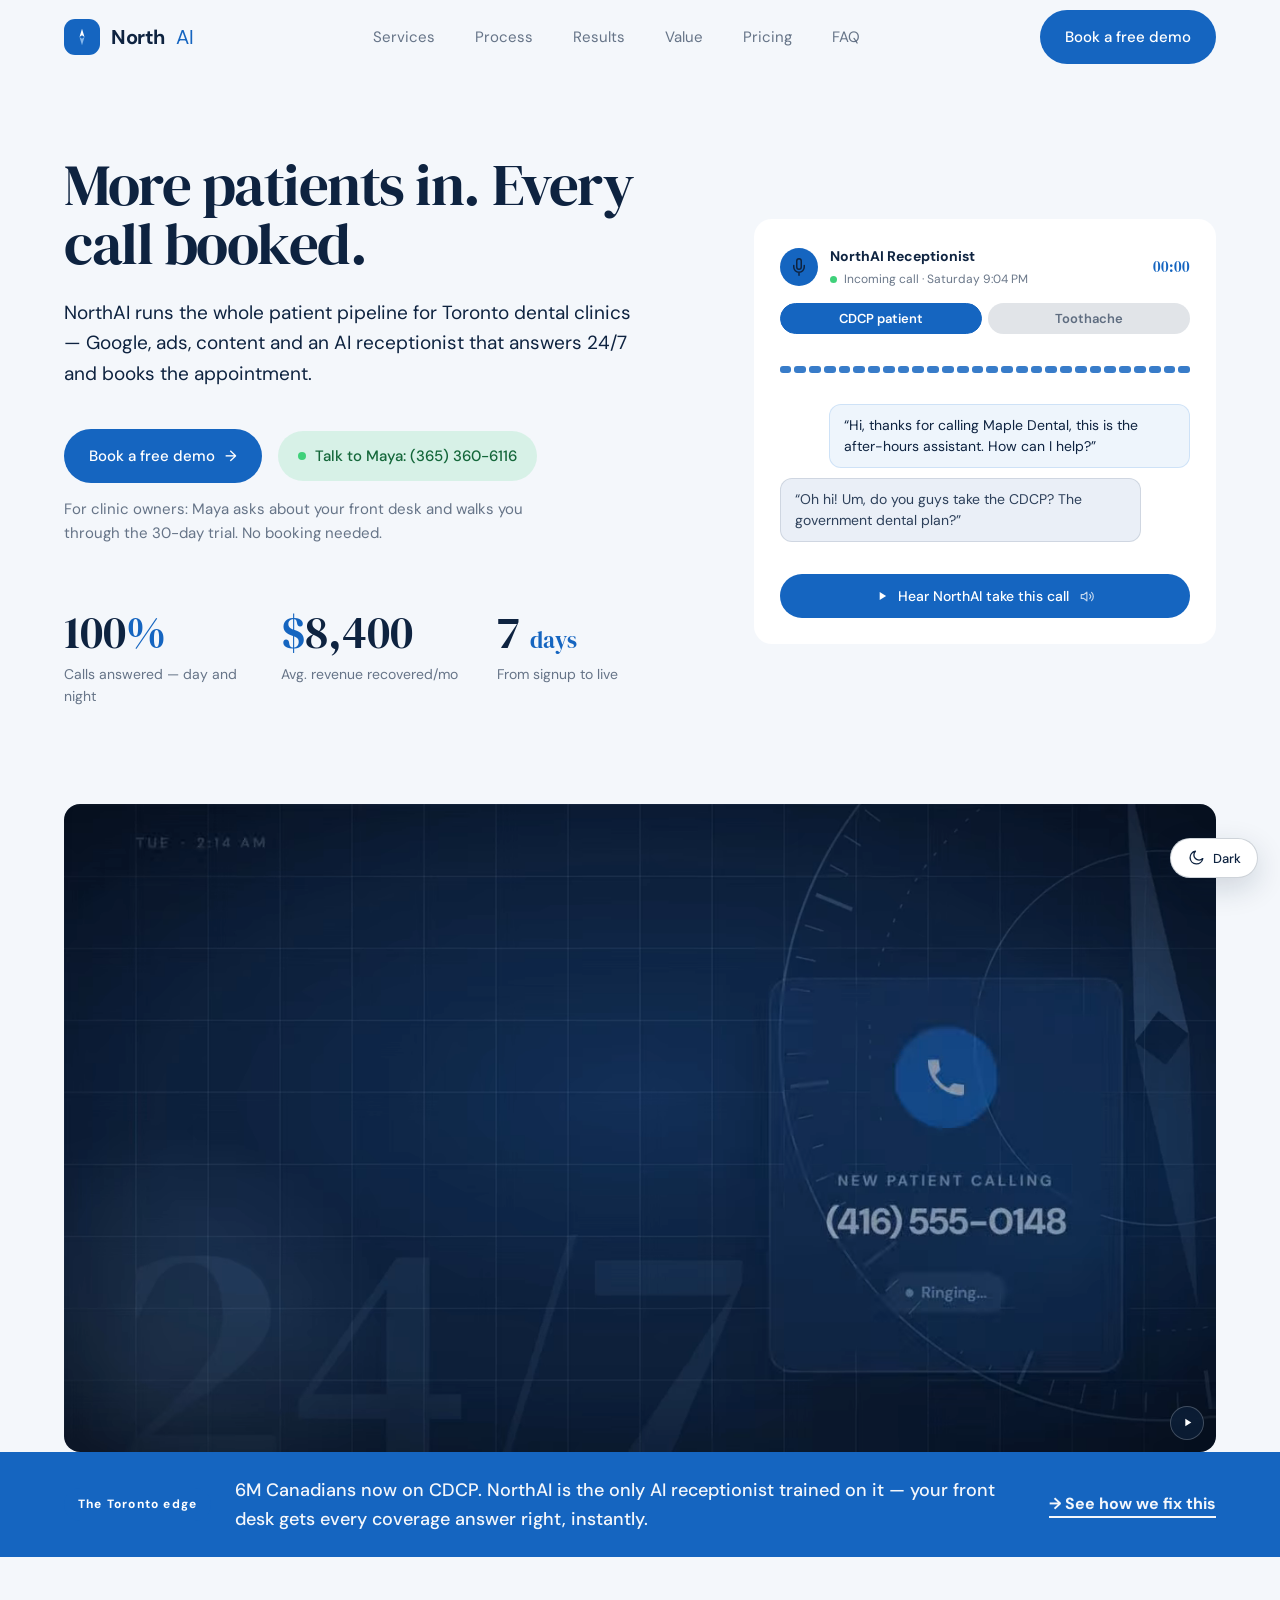
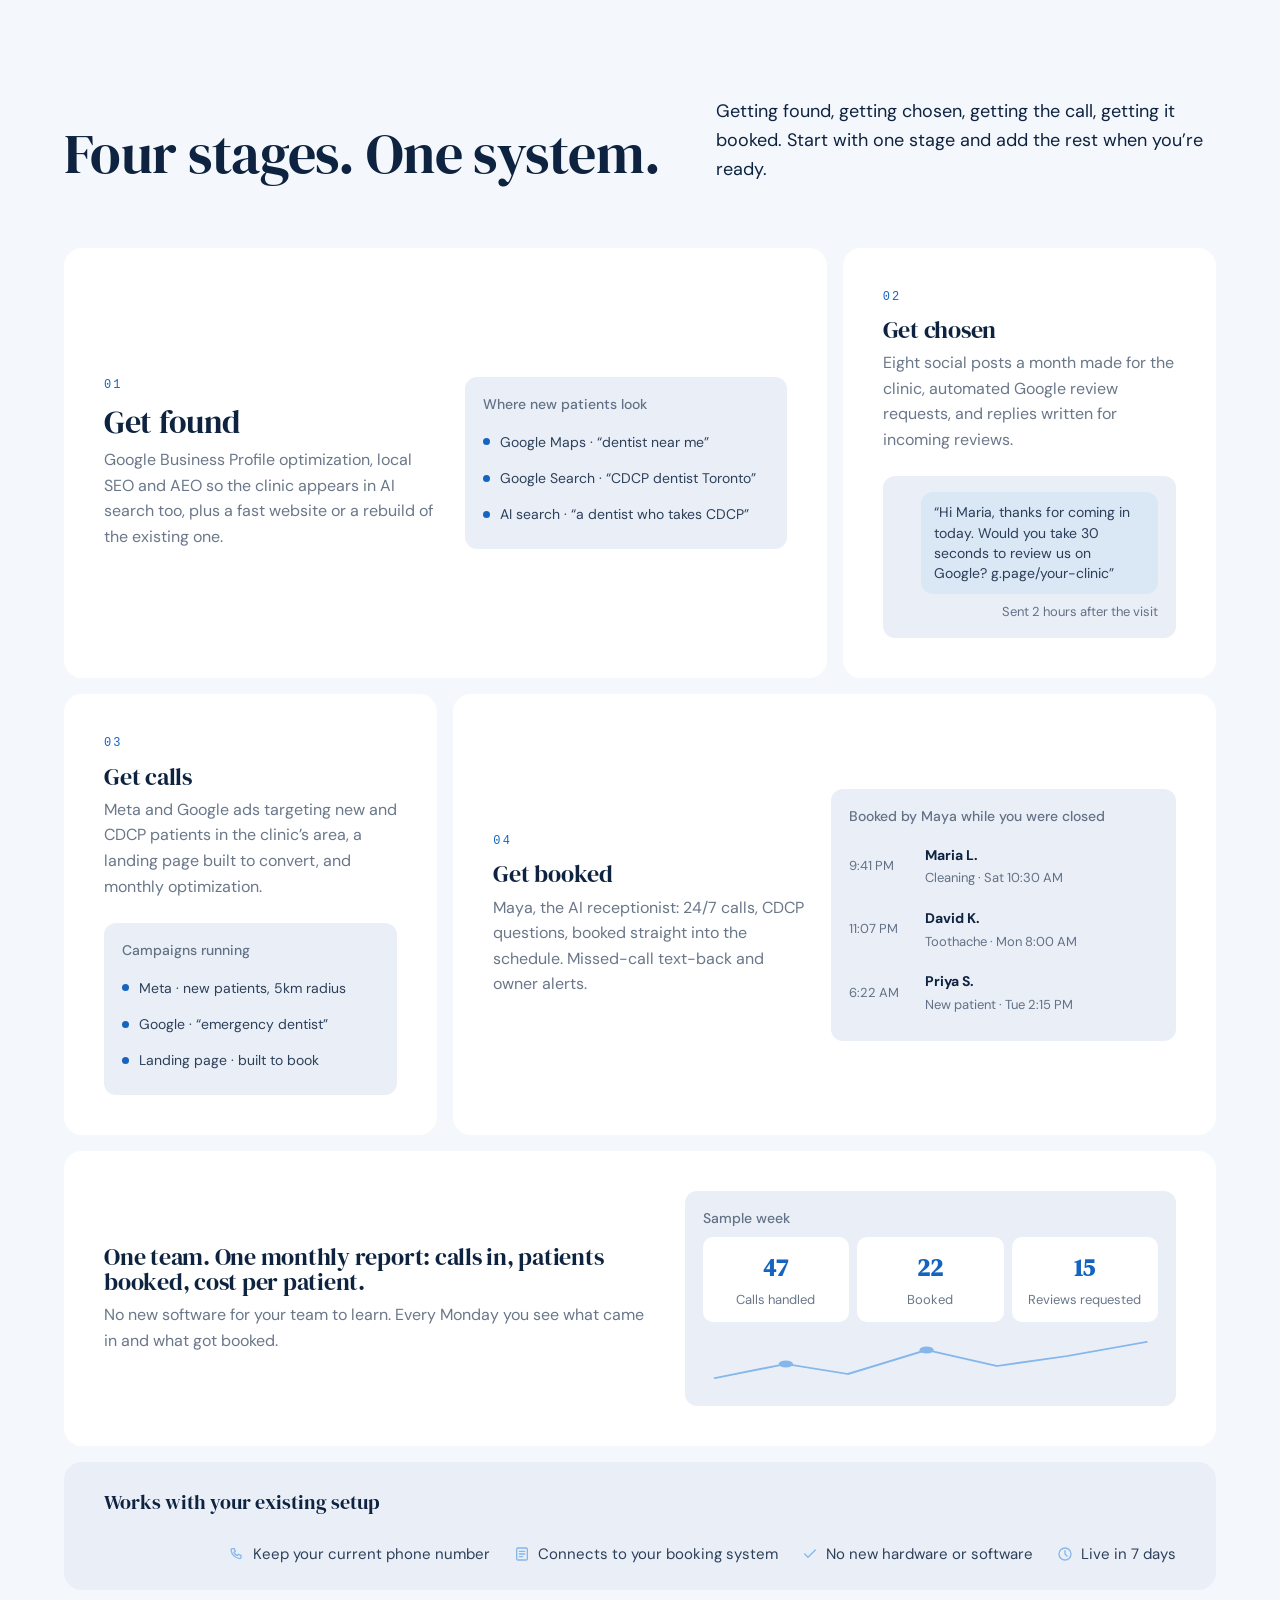
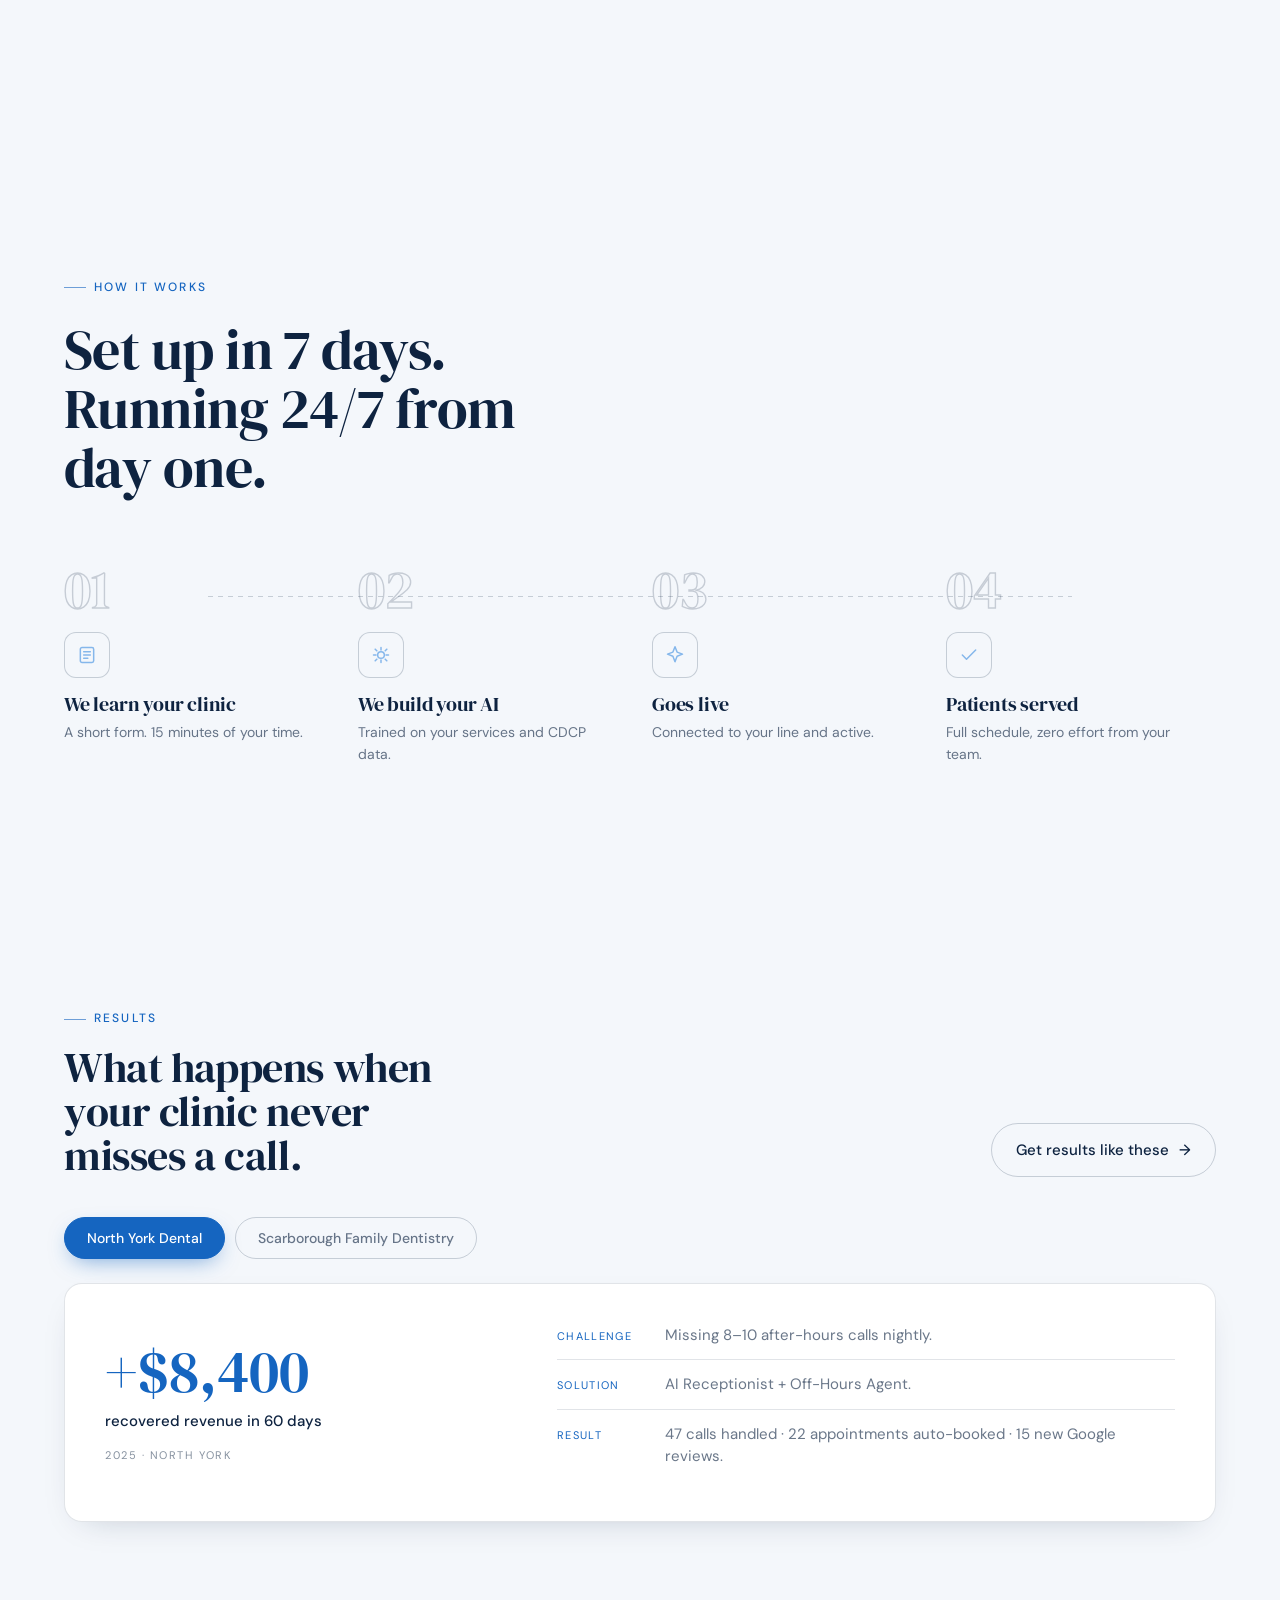
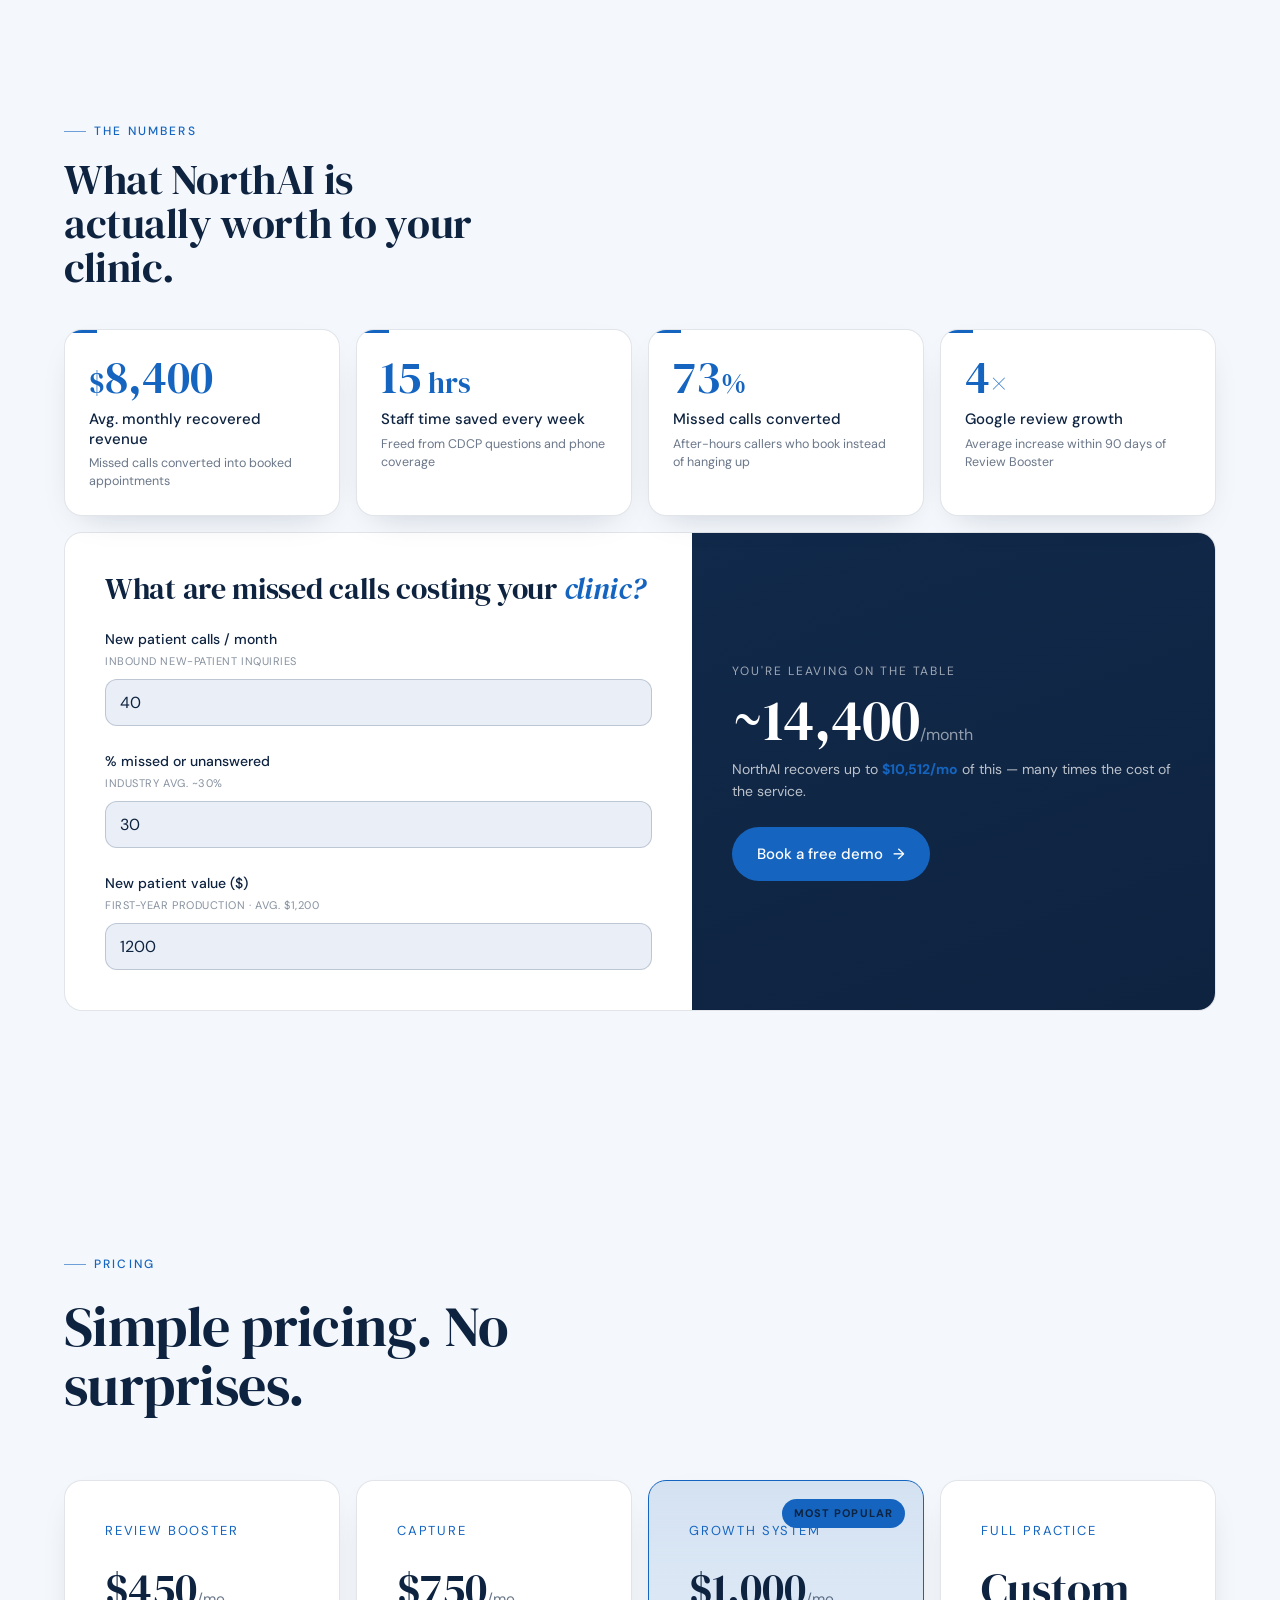
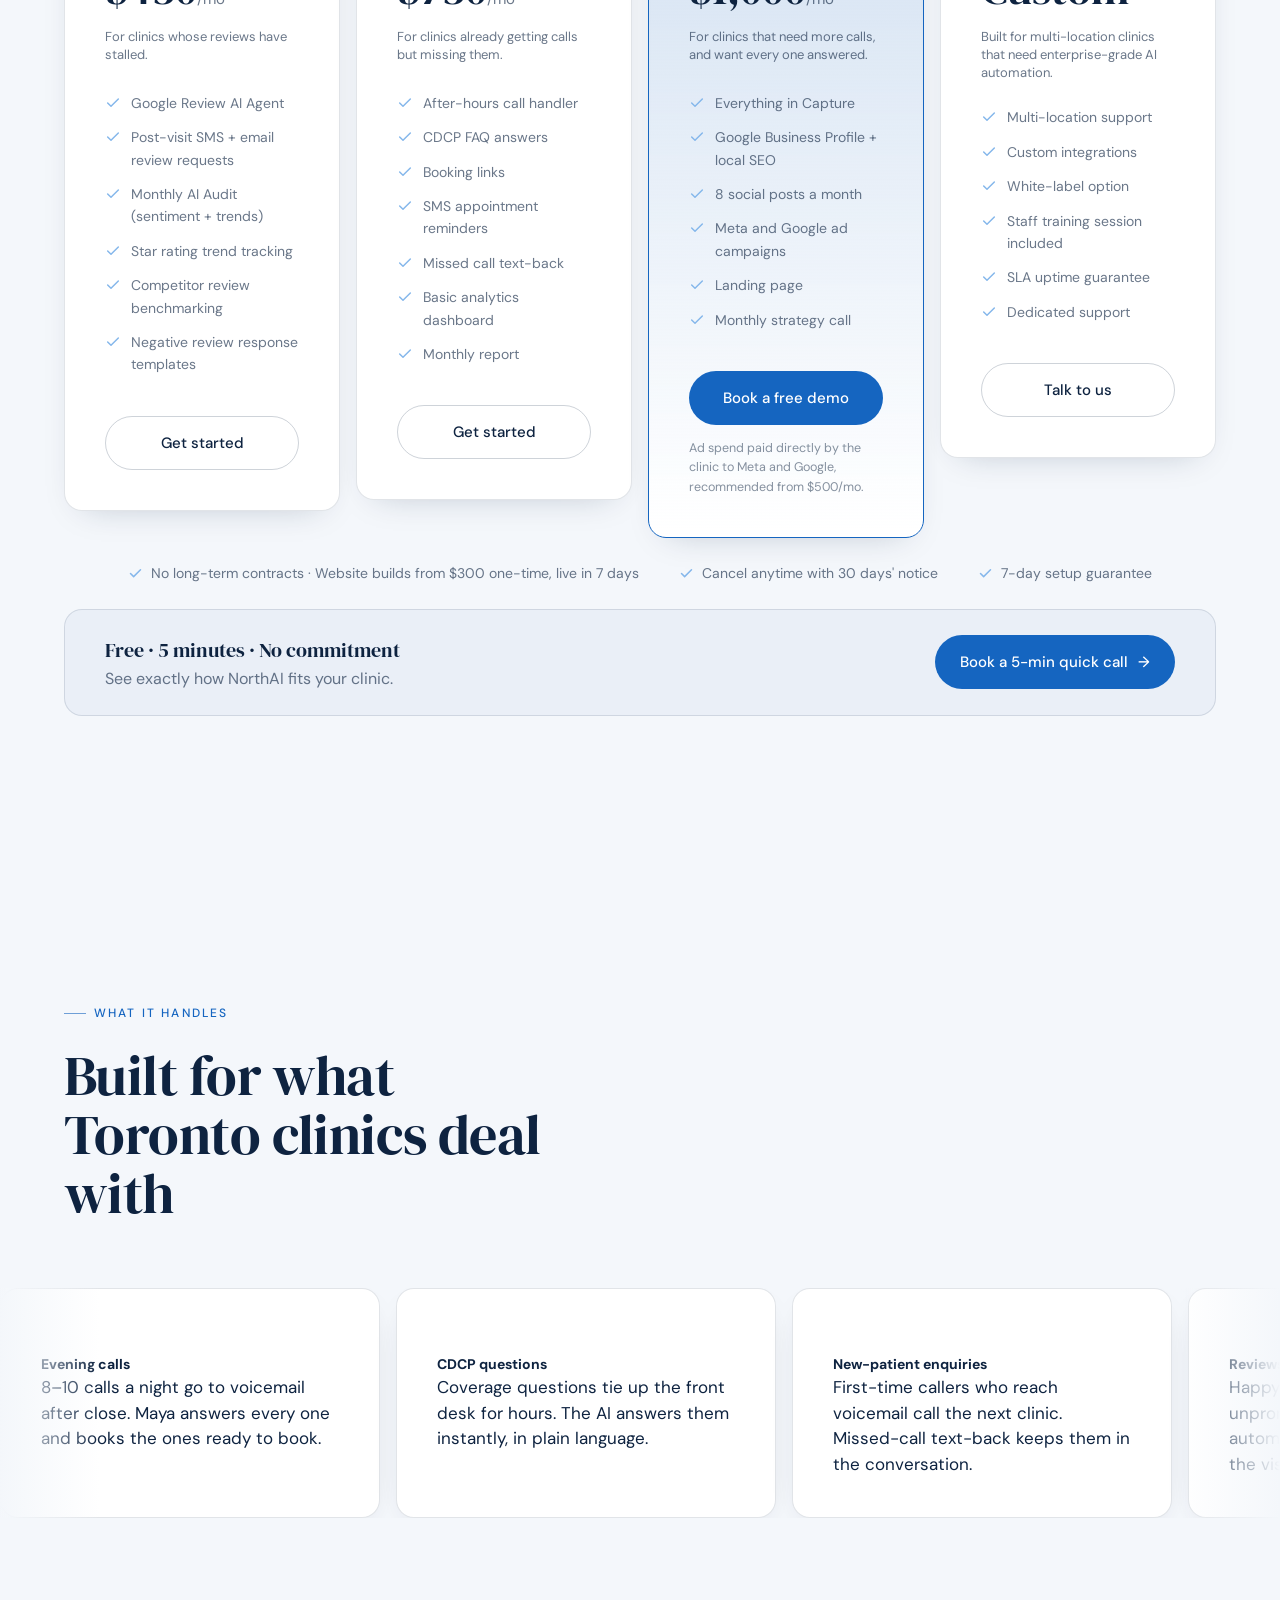
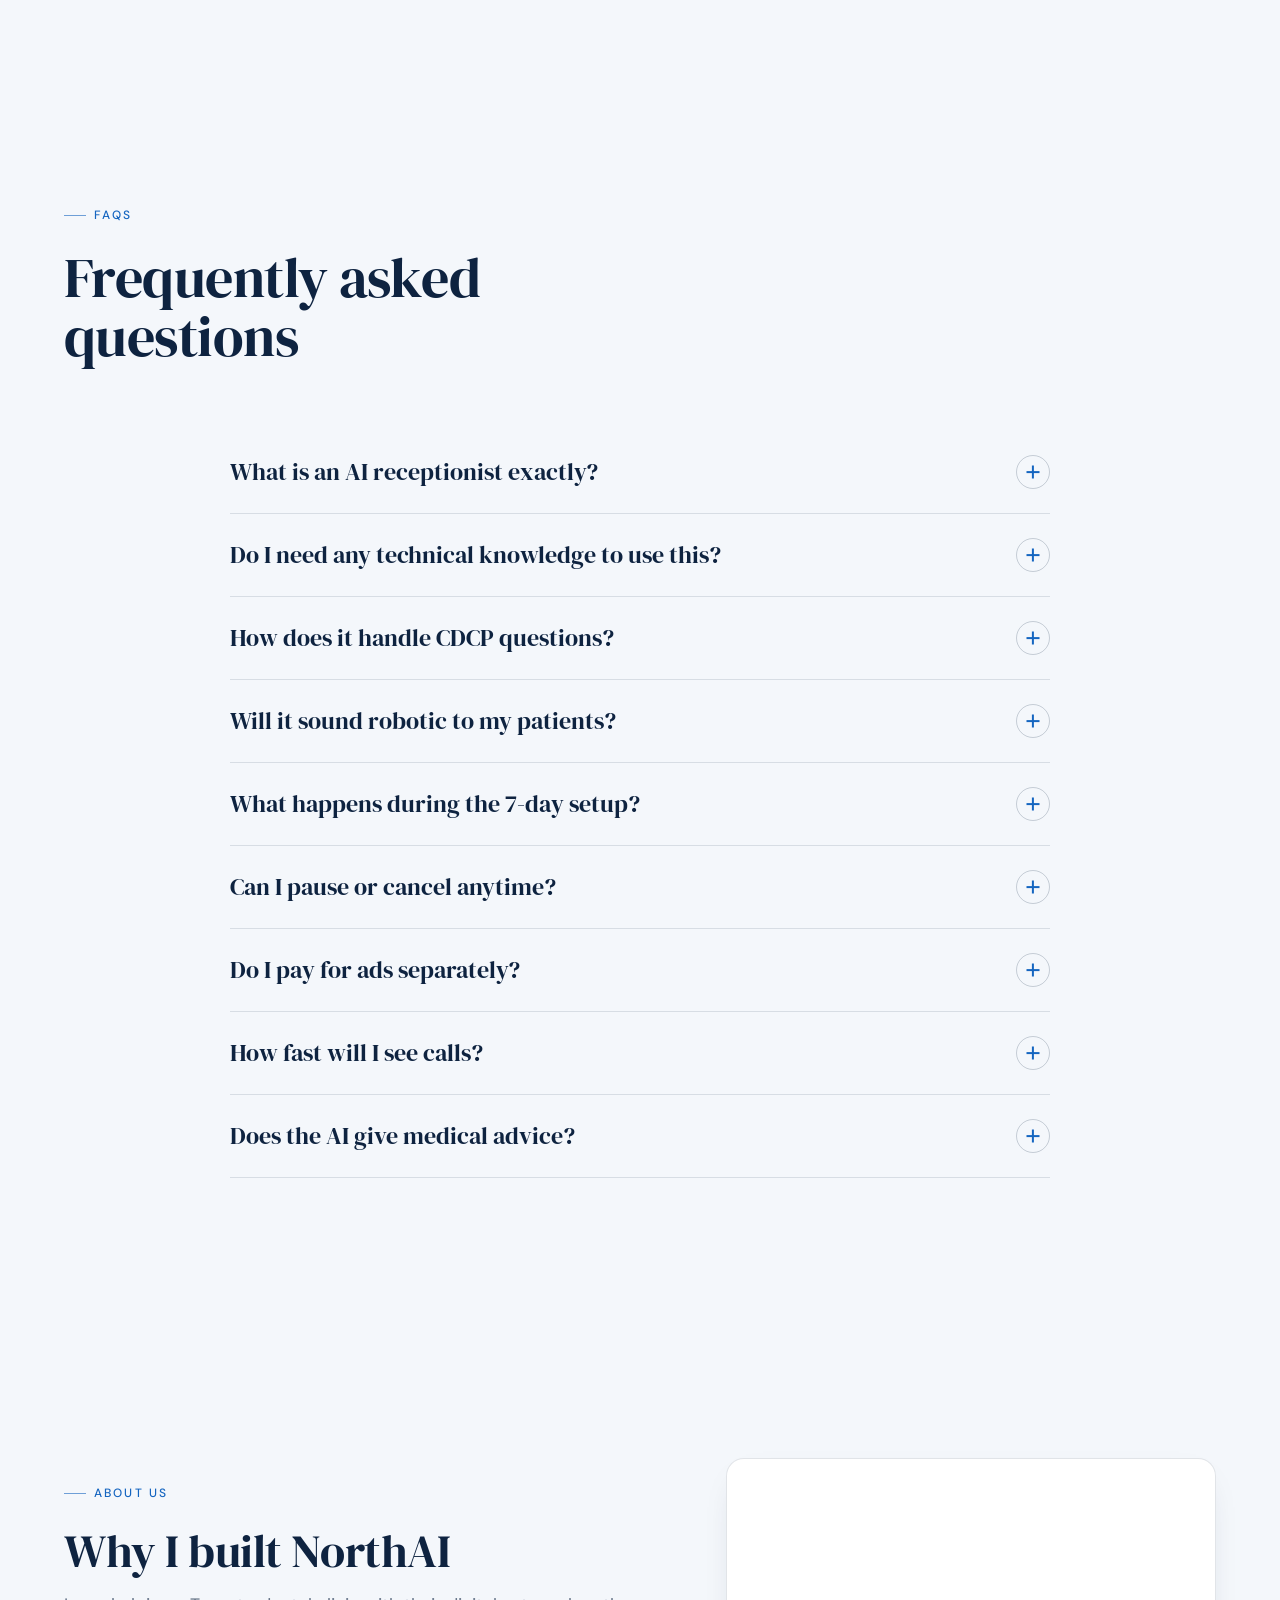
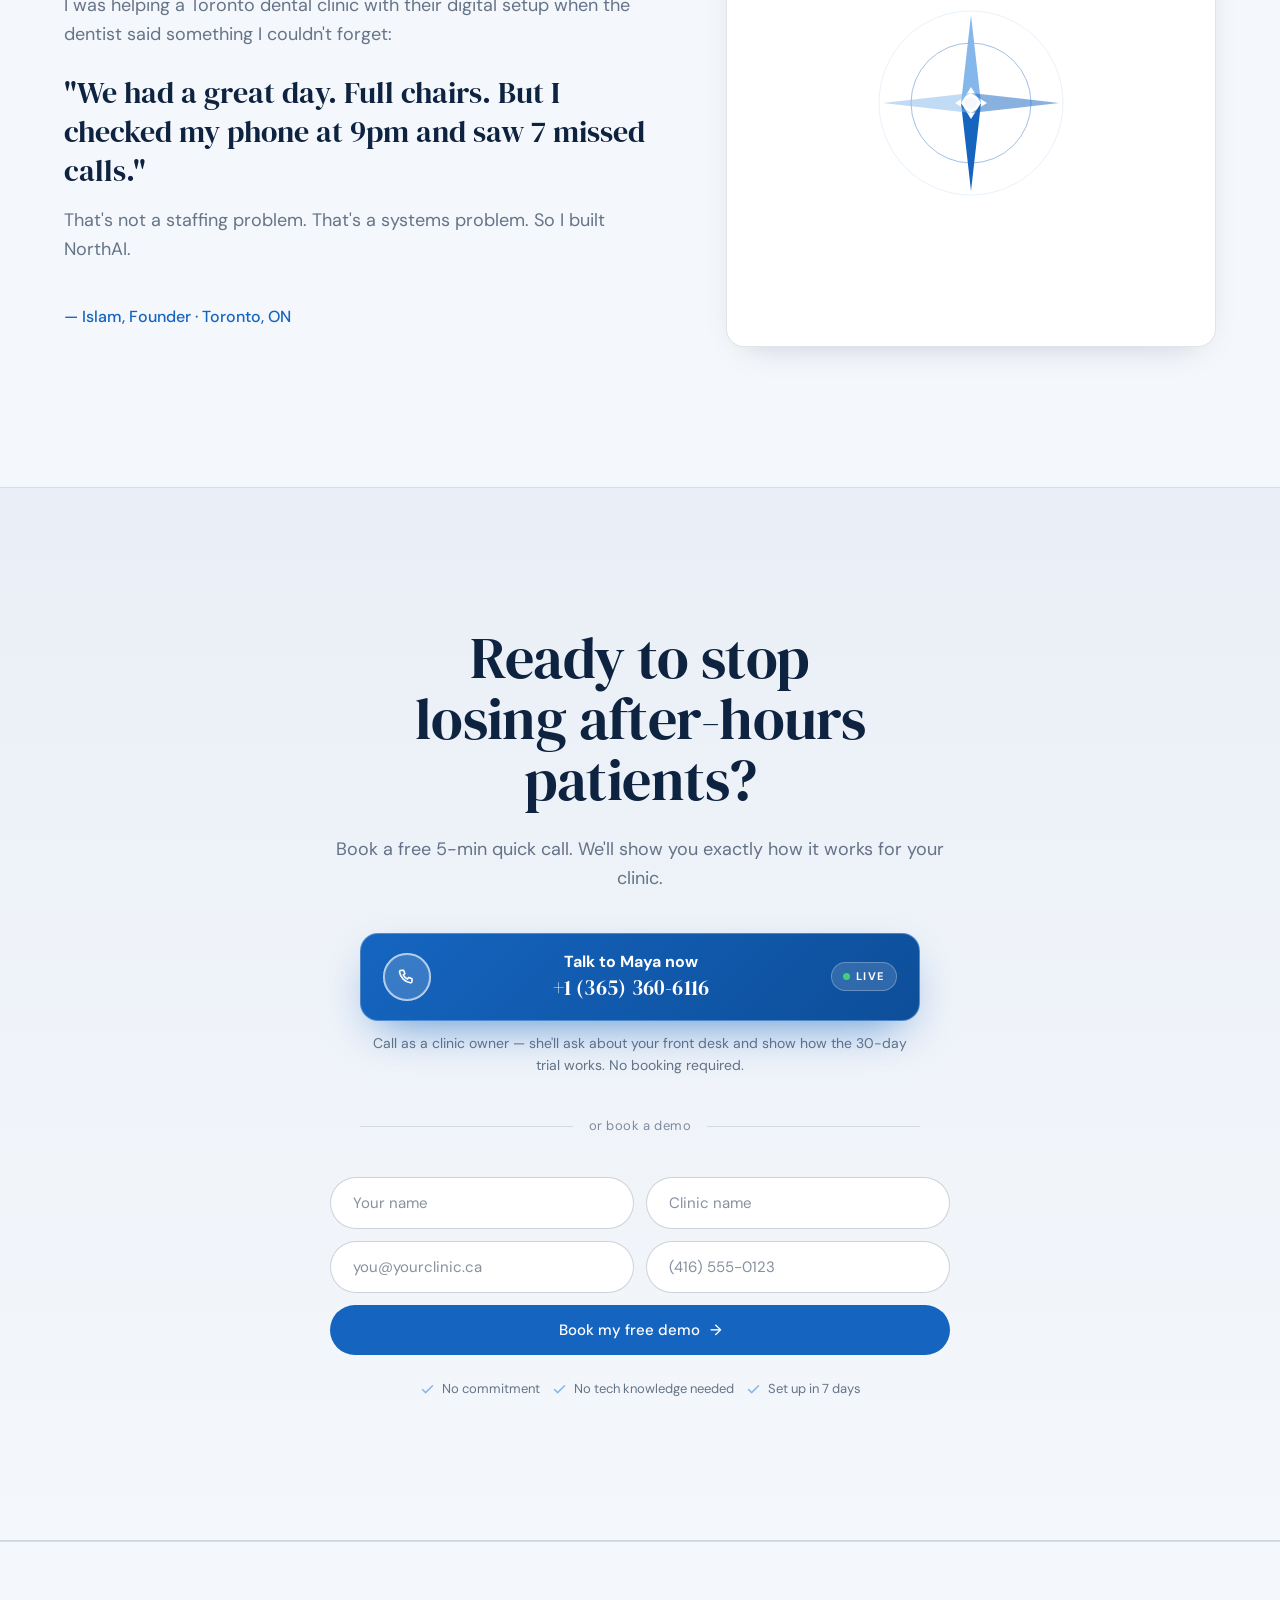
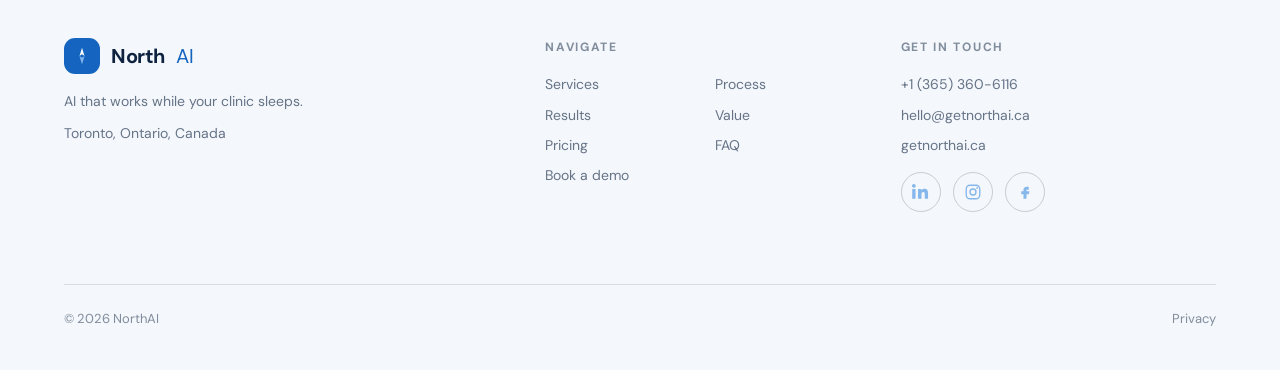
<file: index.html>
<!DOCTYPE html>
<html lang="en">
<head>
<meta charset="UTF-8">
<meta name="viewport" content="width=device-width, initial-scale=1.0">
<title>NorthAI — AI that works while your clinic sleeps</title>
<meta name="description" content="NorthAI runs the whole patient pipeline for Toronto dental clinics — Google and local SEO, social, Meta and Google ads, and an AI receptionist that answers 24/7 and books the appointment.">
<meta property="og:title" content="NorthAI — AI that works while your clinic sleeps">
<meta property="og:description" content="NorthAI runs the whole patient pipeline for Toronto dental clinics — Google and local SEO, social, Meta and Google ads, and an AI receptionist that answers 24/7 and books the appointment.">
<meta property="og:type" content="website">
<meta name="theme-color" content="#0E2340">
<link rel="icon" href="favicon.svg" type="image/svg+xml">

<!-- Meta Pixel Code -->
<script>
!function(f,b,e,v,n,t,s)
{if(f.fbq)return;n=f.fbq=function(){n.callMethod?
n.callMethod.apply(n,arguments):n.queue.push(arguments)};
if(!f._fbq)f._fbq=n;n.push=n;n.loaded=!0;n.version='2.0';
n.queue=[];t=b.createElement(e);t.async=!0;
t.src=v;s=b.getElementsByTagName(e)[0];
s.parentNode.insertBefore(t,s)}(window, document,'script',
'https://connect.facebook.net/en_US/fbevents.js');
fbq('init', '1687758162904638');
fbq('track', 'PageView');
</script>
<noscript><img height="1" width="1" style="display:none"
src="https://www.facebook.com/tr?id=1687758162904638&ev=PageView&noscript=1"
/></noscript>
<!-- End Meta Pixel Code -->
<link rel="preconnect" href="https://fonts.googleapis.com">
<link rel="preconnect" href="https://fonts.gstatic.com" crossorigin>
<link rel="preload" as="style" href="https://fonts.googleapis.com/css2?family=DM+Sans:ital,opsz,wght@0,9..40,400;0,9..40,500;0,9..40,700;1,9..40,400&family=DM+Serif+Display:ital@0;1&display=swap">
<link rel="stylesheet" href="https://fonts.googleapis.com/css2?family=DM+Sans:ital,opsz,wght@0,9..40,400;0,9..40,500;0,9..40,700;1,9..40,400&family=DM+Serif+Display:ital@0;1&display=swap">
<link rel="stylesheet" href="style.css?v=5">
</head>
<body class="light">

<!-- ============================ NAV ============================ -->
<header class="nav" id="nav">
  <div class="wrap nav-inner">
    <a href="#top" class="logo" aria-label="NorthAI home">
      <span class="mark" aria-hidden="true">
        <svg width="20" height="20" viewBox="0 0 24 24" fill="none">
          <polygon points="12,2 15,12 12,10 9,12" fill="#FFFFFF"/>
          <polygon points="12,22 9,12 12,14 15,12" fill="#85B7EB"/>
        </svg>
      </span>
      <b>North</b><span>AI</span>
    </a>
    <nav class="nav-links" aria-label="Primary">
      <a href="#services">Services</a>
      <a href="#process">Process</a>
      <a href="#results">Results</a>
      <a href="#value">Value</a>
      <a href="#pricing">Pricing</a>
      <a href="#faq">FAQ</a>
    </nav>
    <div class="nav-cta">
      <a href="#contact" class="btn btn-solid">Book a free demo</a>
      <button class="hamburger" id="hamburger" aria-label="Open menu" aria-expanded="false" aria-controls="mobileMenu">
        <span></span><span></span><span></span>
      </button>
    </div>
  </div>
  <div class="mobile-menu" id="mobileMenu">
    <ul>
      <li><a href="#services">Services</a></li>
      <li><a href="#process">Process</a></li>
      <li><a href="#results">Results</a></li>
      <li><a href="#value">Value</a></li>
      <li><a href="#pricing">Pricing</a></li>
      <li><a href="#faq">FAQ</a></li>
      <li><a href="#contact" class="btn btn-solid">Book a free demo</a></li>
    </ul>
  </div>
</header>

<!-- Post-call popup -->
<div class="cc-modal" id="ccModal" role="dialog" aria-modal="true" aria-labelledby="ccModalTitle" hidden>
  <div class="cc-modal-backdrop" data-close></div>
  <div class="cc-modal-card">
    <button class="cc-modal-x" type="button" aria-label="Close" data-close>×</button>
    <div class="cc-modal-ic" aria-hidden="true">
      <svg width="26" height="26" viewBox="0 0 24 24" fill="none" stroke="currentColor" stroke-width="1.8" stroke-linecap="round" stroke-linejoin="round"><path d="M5 4h3l1.5 4-2 1.5a11 11 0 0 0 5 5l1.5-2 4 1.5v3a2 2 0 0 1-2 2A16 16 0 0 1 3 6a2 2 0 0 1 2-2z"/></svg>
    </div>
    <h3 id="ccModalTitle">That was just a sample.</h3>
    <p>Hear real-life conversations, CDCP scenarios, and use cases tailored to <em>your</em> clinic — on a free 15-minute demo call.</p>
    <a href="#contact" class="btn btn-solid" data-close>Contact us <span class="btn-arrow">→</span></a>
    <button class="cc-modal-later" type="button" data-close>Maybe later</button>
  </div>
</div>

<button class="theme-toggle" id="themeToggle" aria-label="Toggle light and dark theme" title="Toggle theme">
  <svg class="ti-sun" width="18" height="18" viewBox="0 0 24 24" fill="none" stroke="currentColor" stroke-width="1.8" stroke-linecap="round" stroke-linejoin="round"><circle cx="12" cy="12" r="4.5"/><path d="M12 2v2M12 20v2M2 12h2M20 12h2M4.9 4.9l1.4 1.4M17.7 17.7l1.4 1.4M19.1 4.9l-1.4 1.4M6.3 17.7l-1.4 1.4"/></svg>
  <svg class="ti-moon" width="18" height="18" viewBox="0 0 24 24" fill="none" stroke="currentColor" stroke-width="1.8" stroke-linecap="round" stroke-linejoin="round"><path d="M21 12.8A8.5 8.5 0 1 1 11.2 3a6.6 6.6 0 0 0 9.8 9.8z"/></svg>
  <span class="tt-label">Light</span>
</button>

<main id="top">

<!-- ============================ HERO ============================ -->
<section class="hero">
  <div class="wrap hero-grid">
    <div class="hero-copy">
      <h1 class="reveal">More patients in. Every call booked.</h1>
      <p class="lead reveal" style="transition-delay:.07s">NorthAI runs the whole patient pipeline for Toronto dental clinics — Google, ads, content and an AI receptionist that answers 24/7 and books the appointment.</p>
      <div class="hero-ctas reveal" style="transition-delay:.14s">
        <a href="#contact" class="btn btn-solid">Book a free demo <span class="btn-arrow">→</span></a>
        <a href="tel:+13653606116" class="btn-call" aria-label="Call Maya live at 365 360 6116">
          <span class="bc-dot" aria-hidden="true"></span>
          <span>Talk to Maya: (365) 360-6116</span>
        </a>
      </div>
      <p class="hero-hint reveal" style="transition-delay:.17s">For clinic owners: Maya asks about your front desk and walks you through the 30-day trial. No booking needed.</p>
      <div class="stats reveal" style="transition-delay:.2s">
        <div class="stat"><div class="num"><span data-count="100">0</span><span class="suf">%</span></div><div class="lbl">Calls answered — day and night</div></div>
        <div class="stat"><div class="num"><span class="suf">$</span><span data-count="8400" data-suffix="">0</span></div><div class="lbl">Avg. revenue recovered/mo</div></div>
        <div class="stat"><div class="num"><span data-count="7">0</span> <span class="suf" style="font-size:.5em">days</span></div><div class="lbl">From signup to live</div></div>
      </div>
    </div>

    <!-- Interactive AI call demo card -->
    <div class="call-card reveal" id="callDemo" style="transition-delay:.15s" aria-label="Demo of NorthAI handling a patient call">
      <div class="cc-top">
        <div class="cc-id">
          <span class="cc-avatar" aria-hidden="true">
            <svg width="18" height="18" viewBox="0 0 24 24" fill="none" stroke="#0E2340" stroke-width="2" stroke-linecap="round" stroke-linejoin="round"><path d="M12 1a3 3 0 0 0-3 3v8a3 3 0 0 0 6 0V4a3 3 0 0 0-3-3z"/><path d="M19 10v2a7 7 0 0 1-14 0v-2M12 19v4"/></svg>
          </span>
          <div>
            <b>NorthAI Receptionist</b>
            <span class="cc-status" id="ccStatus"><span class="cc-live"></span><span id="ccStatusText">Incoming call · Saturday 9:04 PM</span></span>
          </div>
        </div>
        <span class="cc-time" id="ccTime">00:00</span>
      </div>

      <div class="cc-tabs" role="tablist" aria-label="Choose a demo call">
        <button class="cc-tab active" type="button" role="tab" aria-selected="true" data-scn="cdcp">CDCP patient</button>
        <button class="cc-tab" type="button" role="tab" aria-selected="false" data-scn="emergency">Toothache</button>
      </div>

      <div class="cc-wave paused" id="ccWave" aria-hidden="true">
        <span></span><span></span><span></span><span></span><span></span><span></span><span></span><span></span><span></span><span></span><span></span><span></span><span></span><span></span><span></span><span></span><span></span><span></span><span></span><span></span><span></span><span></span><span></span><span></span><span></span><span></span><span></span><span></span>
      </div>

      <div class="cc-transcript" id="ccTranscript" aria-live="polite"></div>

      <div class="cc-foot" id="ccFoot"></div>

      <button class="cc-play" id="ccPlay" type="button">
        <svg width="14" height="14" viewBox="0 0 24 24" fill="currentColor" aria-hidden="true"><path d="M8 5v14l11-7z"/></svg>
        <span id="ccPlayLabel">Hear NorthAI take this call</span>
        <svg class="cc-sound" width="15" height="15" viewBox="0 0 24 24" fill="none" stroke="currentColor" stroke-width="1.8" stroke-linecap="round" stroke-linejoin="round" aria-hidden="true"><path d="M11 5 6 9H2v6h4l5 4V5z"/><path d="M15.5 8.5a5 5 0 0 1 0 7M18.5 5.5a9 9 0 0 1 0 13"/></svg>
      </button>
    </div>
  </div>

  <div class="wrap">
    <!-- Hero promo video -->
    <div class="hero-video reveal" style="transition-delay:.2s">
      <video id="heroPromo" autoplay muted loop playsinline preload="metadata"
             poster="video/promo-poster.jpg" aria-label="NorthAI promo: how the AI receptionist answers after-hours calls">
        <source src="video/promo.webm" type="video/webm">
        <source src="video/promo.mp4" type="video/mp4">
      </video>
      <button class="hv-toggle" id="heroPromoToggle" type="button" aria-label="Pause video">
        <svg class="hv-pause" width="13" height="13" viewBox="0 0 24 24" fill="currentColor" aria-hidden="true"><rect x="6" y="5" width="4" height="14" rx="1"/><rect x="14" y="5" width="4" height="14" rx="1"/></svg>
        <svg class="hv-play" width="13" height="13" viewBox="0 0 24 24" fill="currentColor" aria-hidden="true"><path d="M8 5v14l11-7z"/></svg>
      </button>
    </div>
  </div>
</section>

<!-- ============================ CDCP ALERT ============================ -->
<section class="alert" aria-label="CDCP alert">
  <div class="wrap">
    <span class="pill-tag">The Toronto edge</span>
    <p>6M Canadians now on CDCP. NorthAI is the only AI receptionist trained on it — your front desk gets every coverage answer right, instantly.</p>
    <a href="#services">→ See how we fix this</a>
  </div>
</section>

<!-- ============================ SERVICES ============================ -->
<section class="section-pad" id="services">
  <div class="wrap">
    <div class="svc-head">
      <h2 class="h2 reveal">Four stages. One system.</h2>
      <p class="lead reveal" style="transition-delay:.05s">Getting found, getting chosen, getting the call, getting it booked. Start with one stage and add the rest when you’re ready.</p>
    </div>

    <div class="bento">
      <article class="card big reveal">
        <div class="card-copy">
          <span class="stage-n">01</span>
          <h3>Get found</h3>
          <p>Google Business Profile optimization, local SEO and AEO so the clinic appears in AI search too, plus a fast website or a rebuild of the existing one.</p>
        </div>
        <div class="mock mock-night" data-ui aria-hidden="true">
          <div class="mock-head">Where new patients look</div>
          <div class="mock-night-row"><span class="mock-dot"></span>Google Maps · “dentist near me”</div>
          <div class="mock-night-row"><span class="mock-dot"></span>Google Search · “CDCP dentist Toronto”</div>
          <div class="mock-night-row"><span class="mock-dot"></span>AI search · “a dentist who takes CDCP”</div>
        </div>
      </article>

      <article class="card reveal" style="transition-delay:.08s">
        <span class="stage-n">02</span>
        <h3>Get chosen</h3>
        <p>Eight social posts a month made for the clinic, automated Google review requests, and replies written for incoming reviews.</p>
        <div class="mock mock-chat" data-ui aria-hidden="true">
          <p class="mock-a mock-sms">“Hi Maria, thanks for coming in today. Would you take 30 seconds to review us on Google? g.page/your-clinic”</p>
          <p class="mock-meta">Sent 2 hours after the visit</p>
        </div>
      </article>

      <article class="card reveal" style="transition-delay:.12s">
        <span class="stage-n">03</span>
        <h3>Get calls</h3>
        <p>Meta and Google ads targeting new and CDCP patients in the clinic’s area, a landing page built to convert, and monthly optimization.</p>
        <div class="mock mock-night" data-ui aria-hidden="true">
          <div class="mock-head">Campaigns running</div>
          <div class="mock-night-row"><span class="mock-dot"></span>Meta · new patients, 5km radius</div>
          <div class="mock-night-row"><span class="mock-dot"></span>Google · “emergency dentist”</div>
          <div class="mock-night-row"><span class="mock-dot"></span>Landing page · built to book</div>
        </div>
      </article>

      <article class="card duo reveal" style="transition-delay:.16s">
        <div class="card-copy">
          <span class="stage-n">04</span>
          <h3>Get booked</h3>
          <p>Maya, the AI receptionist: 24/7 calls, CDCP questions, booked straight into the schedule. Missed-call text-back and owner alerts.</p>
        </div>
        <div class="mock mock-bookings" data-ui aria-hidden="true">
          <div class="mock-head">Booked by Maya while you were closed</div>
          <div class="mock-row"><span class="mock-time">9:41 PM</span><div><b>Maria L.</b><span>Cleaning · Sat 10:30 AM</span></div></div>
          <div class="mock-row"><span class="mock-time">11:07 PM</span><div><b>David K.</b><span>Toothache · Mon 8:00 AM</span></div></div>
          <div class="mock-row"><span class="mock-time">6:22 AM</span><div><b>Priya S.</b><span>New patient · Tue 2:15 PM</span></div></div>
        </div>
      </article>

      <article class="card wide reveal" style="transition-delay:.2s">
        <div class="card-copy">
          <h3>One team. One monthly report: calls in, patients booked, cost per patient.</h3>
          <p>No new software for your team to learn. Every Monday you see what came in and what got booked.</p>
        </div>
        <div class="mock mock-dash" data-ui aria-hidden="true">
          <div class="mock-head">Sample week</div>
          <div class="mock-tiles">
            <div class="mock-tile"><b>47</b><span>Calls handled</span></div>
            <div class="mock-tile"><b>22</b><span>Booked</span></div>
            <div class="mock-tile"><b>15</b><span>Reviews requested</span></div>
          </div>
          <svg width="100%" height="56" viewBox="0 0 220 56" fill="none" stroke="#85B7EB" stroke-width="1.8" stroke-linecap="round" stroke-linejoin="round" preserveAspectRatio="none">
            <path d="M6 44l34-14 30 10 38-24 34 16 34-10 38-14"/>
            <circle cx="108" cy="16" r="2.6" fill="#85B7EB"/><circle cx="40" cy="30" r="2.6" fill="#85B7EB"/>
          </svg>
        </div>
      </article>
    </div>

    <!-- Works-with trust strip -->
    <div class="fitbar reveal" style="transition-delay:.24s">
      <span class="fit-title">Works with your existing setup</span>
      <div class="fit-items">
        <span class="fit-item"><svg width="16" height="16" viewBox="0 0 24 24" fill="none" stroke="#85B7EB" stroke-width="2" stroke-linecap="round" stroke-linejoin="round"><path d="M5 4h3l1.5 4-2 1.5a11 11 0 0 0 5 5l1.5-2 4 1.5v3a2 2 0 0 1-2 2A16 16 0 0 1 3 6a2 2 0 0 1 2-2z"/></svg>Keep your current phone number</span>
        <span class="fit-item"><svg width="16" height="16" viewBox="0 0 24 24" fill="none" stroke="#85B7EB" stroke-width="2" stroke-linecap="round" stroke-linejoin="round"><rect x="4" y="3" width="16" height="18" rx="2"/><path d="M8 8h8M8 12h8M8 16h5"/></svg>Connects to your booking system</span>
        <span class="fit-item"><svg width="16" height="16" viewBox="0 0 24 24" fill="none" stroke="#85B7EB" stroke-width="2" stroke-linecap="round" stroke-linejoin="round"><path d="M20 6L9 17l-5-5"/></svg>No new hardware or software</span>
        <span class="fit-item"><svg width="16" height="16" viewBox="0 0 24 24" fill="none" stroke="#85B7EB" stroke-width="2" stroke-linecap="round" stroke-linejoin="round"><circle cx="12" cy="12" r="9"/><path d="M12 7v5l3 3"/></svg>Live in 7 days</span>
      </div>
    </div>
  </div>
</section>

<!-- ============================ PROCESS ============================ -->
<section class="section-pad" id="process">
  <div class="wrap">
    <span class="tag reveal">How it works</span>
    <h2 class="h2 reveal" style="transition-delay:.05s">Set up in 7 days. Running 24/7 from day one.</h2>

    <div class="steps">
      <div class="step reveal">
        <div class="n">01</div>
        <div class="si" aria-hidden="true"><svg width="20" height="20" viewBox="0 0 24 24" fill="none" stroke="#85B7EB" stroke-width="1.8" stroke-linecap="round" stroke-linejoin="round"><rect x="4" y="3" width="16" height="18" rx="2"/><path d="M8 8h8M8 12h8M8 16h5"/></svg></div>
        <h3>We learn your clinic</h3>
        <p>A short form. 15 minutes of your time.</p>
      </div>
      <div class="step reveal" style="transition-delay:.08s">
        <div class="n">02</div>
        <div class="si" aria-hidden="true"><svg width="20" height="20" viewBox="0 0 24 24" fill="none" stroke="#85B7EB" stroke-width="1.8" stroke-linecap="round" stroke-linejoin="round"><path d="M12 3v3M12 18v3M3 12h3M18 12h3"/><circle cx="12" cy="12" r="4"/><path d="M5 5l2 2M17 17l2 2M19 5l-2 2M7 17l-2 2"/></svg></div>
        <h3>We build your AI</h3>
        <p>Trained on your services and CDCP data.</p>
      </div>
      <div class="step reveal" style="transition-delay:.16s">
        <div class="n">03</div>
        <div class="si" aria-hidden="true"><svg width="20" height="20" viewBox="0 0 24 24" fill="none" stroke="#85B7EB" stroke-width="1.8" stroke-linecap="round" stroke-linejoin="round"><path d="M12 2l2.5 6.5L21 11l-6.5 2.5L12 20l-2.5-6.5L3 11l6.5-2.5z"/></svg></div>
        <h3>Goes live</h3>
        <p>Connected to your line and active.</p>
      </div>
      <div class="step reveal" style="transition-delay:.24s">
        <div class="n">04</div>
        <div class="si" aria-hidden="true"><svg width="20" height="20" viewBox="0 0 24 24" fill="none" stroke="#85B7EB" stroke-width="1.8" stroke-linecap="round" stroke-linejoin="round"><path d="M20 6L9 17l-5-5"/></svg></div>
        <h3>Patients served</h3>
        <p>Full schedule, zero effort from your team.</p>
      </div>
    </div>
  </div>
</section>

<!-- ============================ RESULTS ============================ -->
<section class="section-tight" id="results">
  <div class="wrap">
    <div class="sec-head reveal">
      <div>
        <span class="tag">Results</span>
        <h2 class="h2 h2-sm">What happens when your clinic never misses a call.</h2>
      </div>
      <a href="#contact" class="btn btn-ghost sec-head-cta">Get results like these <span class="btn-arrow">→</span></a>
    </div>

    <div class="case-tabs reveal" role="tablist" aria-label="Clinic case studies">
      <button class="case-tab active" role="tab" id="caseTab0" aria-controls="casePanel0" aria-selected="true" data-case="0">North York Dental</button>
      <button class="case-tab" role="tab" id="caseTab1" aria-controls="casePanel1" aria-selected="false" data-case="1">Scarborough Family Dentistry</button>
    </div>

    <div class="case-panels reveal" style="transition-delay:.06s">
      <article class="case-panel active" id="casePanel0" role="tabpanel" aria-labelledby="caseTab0" data-panel="0">
        <div class="cp-metric">
          <div class="cp-num" data-count="8400" data-prefix="+$">+$8,400</div>
          <div class="cp-metric-lbl">recovered revenue in 60 days</div>
          <div class="cp-meta">2025 · North York</div>
        </div>
        <div class="cp-detail">
          <div class="cp-row"><span class="cp-k">Challenge</span><span class="cp-v">Missing 8–10 after-hours calls nightly.</span></div>
          <div class="cp-row"><span class="cp-k">Solution</span><span class="cp-v">AI Receptionist + Off-Hours Agent.</span></div>
          <div class="cp-row"><span class="cp-k">Result</span><span class="cp-v">47 calls handled · 22 appointments auto-booked · 15 new Google reviews.</span></div>
        </div>
      </article>

      <article class="case-panel" id="casePanel1" role="tabpanel" aria-labelledby="caseTab1" data-panel="1" hidden>
        <div class="cp-metric">
          <div class="cp-num" data-count="15" data-suffix=" hrs">15 hrs</div>
          <div class="cp-metric-lbl">of staff time reclaimed every week</div>
          <div class="cp-meta">2025 · Scarborough</div>
        </div>
        <div class="cp-detail">
          <div class="cp-row"><span class="cp-k">Challenge</span><span class="cp-v">Staff spending 3 hrs/day on CDCP questions.</span></div>
          <div class="cp-row"><span class="cp-k">Solution</span><span class="cp-v">CDCP FAQ Bot + AI Receptionist.</span></div>
          <div class="cp-row"><span class="cp-k">Result</span><span class="cp-v">90% of CDCP questions handled by AI · patient satisfaction up.</span></div>
        </div>
      </article>
    </div>
  </div>
</section>

<!-- ============================ ECONOMIC VALUE ============================ -->
<section class="section-tight" id="value">
  <div class="wrap">
    <div class="sec-head reveal">
      <div>
        <span class="tag">The numbers</span>
        <h2 class="h2 h2-sm">What NorthAI is actually worth to your clinic.</h2>
      </div>
    </div>

    <div class="value-strip reveal" style="transition-delay:.06s">
      <article class="vstat">
        <div class="vnum"><span class="vunit">$</span><span data-count="8400">0</span></div>
        <div class="vlbl">Avg. monthly recovered revenue</div>
        <div class="vsub">Missed calls converted into booked appointments</div>
      </article>
      <article class="vstat">
        <div class="vnum"><span data-count="15">0</span><span class="vunit vword">hrs</span></div>
        <div class="vlbl">Staff time saved every week</div>
        <div class="vsub">Freed from CDCP questions and phone coverage</div>
      </article>
      <article class="vstat">
        <div class="vnum"><span data-count="73">0</span><span class="vunit">%</span></div>
        <div class="vlbl">Missed calls converted</div>
        <div class="vsub">After-hours callers who book instead of hanging up</div>
      </article>
      <article class="vstat">
        <div class="vnum"><span data-count="4">0</span><span class="vunit">×</span></div>
        <div class="vlbl">Google review growth</div>
        <div class="vsub">Average increase within 90 days of Review Booster</div>
      </article>
    </div>

    <!-- ROI Calculator -->
    <div class="roi reveal" style="transition-delay:.2s">
      <div class="roi-inputs">
        <h3 class="roi-title">What are missed calls costing your <span class="accent">clinic?</span></h3>
        <div class="roi-field">
          <label for="roiCalls">New patient calls / month</label>
          <span class="roi-hint">Inbound new-patient inquiries</span>
          <input type="number" id="roiCalls" value="40" min="0" inputmode="numeric">
        </div>
        <div class="roi-field">
          <label for="roiMissed">% missed or unanswered</label>
          <span class="roi-hint">Industry avg. ~30%</span>
          <input type="number" id="roiMissed" value="30" min="0" max="100" inputmode="numeric">
        </div>
        <div class="roi-field">
          <label for="roiValue">New patient value ($)</label>
          <span class="roi-hint">First-year production · avg. $1,200</span>
          <input type="number" id="roiValue" value="1200" min="0" inputmode="numeric">
        </div>
      </div>

      <div class="roi-result">
        <span class="roi-label">You're leaving on the table</span>
        <div class="roi-amount">~<span id="roiLost">14,400</span><small>/month</small></div>
        <p class="roi-sub">NorthAI recovers up to <b id="roiRecovered">$10,512/mo</b> of this — many times the cost of the service.</p>
        <a href="#contact" class="btn btn-solid">Book a free demo <span class="btn-arrow">→</span></a>
      </div>
    </div>

  </div>
</section>

<!-- ============================ PRICING ============================ -->
<section class="section-pad" id="pricing">
  <div class="wrap">
    <span class="tag reveal">Pricing</span>
    <h2 class="h2 reveal" style="transition-delay:.05s">Simple pricing. No surprises.</h2>

    <div class="prices">

      <!-- Review Booster $450 -->
      <article class="plan reveal">
        <div class="pname">Review Booster</div>
        <div class="pcost">$450<small>/mo</small></div>
        <p class="pdesc">For clinics whose reviews have stalled.</p>
        <ul>
          <li><svg width="16" height="16" viewBox="0 0 24 24" fill="none" stroke="#85B7EB" stroke-width="2.2" stroke-linecap="round" stroke-linejoin="round"><path d="M20 6L9 17l-5-5"/></svg>Google Review AI Agent</li>
          <li><svg width="16" height="16" viewBox="0 0 24 24" fill="none" stroke="#85B7EB" stroke-width="2.2" stroke-linecap="round" stroke-linejoin="round"><path d="M20 6L9 17l-5-5"/></svg>Post-visit SMS + email review requests</li>
          <li><svg width="16" height="16" viewBox="0 0 24 24" fill="none" stroke="#85B7EB" stroke-width="2.2" stroke-linecap="round" stroke-linejoin="round"><path d="M20 6L9 17l-5-5"/></svg>Monthly AI Audit (sentiment + trends)</li>
          <li><svg width="16" height="16" viewBox="0 0 24 24" fill="none" stroke="#85B7EB" stroke-width="2.2" stroke-linecap="round" stroke-linejoin="round"><path d="M20 6L9 17l-5-5"/></svg>Star rating trend tracking</li>
          <li><svg width="16" height="16" viewBox="0 0 24 24" fill="none" stroke="#85B7EB" stroke-width="2.2" stroke-linecap="round" stroke-linejoin="round"><path d="M20 6L9 17l-5-5"/></svg>Competitor review benchmarking</li>
          <li><svg width="16" height="16" viewBox="0 0 24 24" fill="none" stroke="#85B7EB" stroke-width="2.2" stroke-linecap="round" stroke-linejoin="round"><path d="M20 6L9 17l-5-5"/></svg>Negative review response templates</li>
        </ul>
        <a href="#contact" class="btn btn-ghost">Get started</a>
      </article>

      <!-- Starter $750 -->
      <article class="plan reveal" style="transition-delay:.06s">
        <div class="pname">Capture</div>
        <div class="pcost">$750<small>/mo</small></div>
        <p class="pdesc">For clinics already getting calls but missing them.</p>
        <ul>
          <li><svg width="16" height="16" viewBox="0 0 24 24" fill="none" stroke="#85B7EB" stroke-width="2.2" stroke-linecap="round" stroke-linejoin="round"><path d="M20 6L9 17l-5-5"/></svg>After-hours call handler</li>
          <li><svg width="16" height="16" viewBox="0 0 24 24" fill="none" stroke="#85B7EB" stroke-width="2.2" stroke-linecap="round" stroke-linejoin="round"><path d="M20 6L9 17l-5-5"/></svg>CDCP FAQ answers</li>
          <li><svg width="16" height="16" viewBox="0 0 24 24" fill="none" stroke="#85B7EB" stroke-width="2.2" stroke-linecap="round" stroke-linejoin="round"><path d="M20 6L9 17l-5-5"/></svg>Booking links</li>
          <li><svg width="16" height="16" viewBox="0 0 24 24" fill="none" stroke="#85B7EB" stroke-width="2.2" stroke-linecap="round" stroke-linejoin="round"><path d="M20 6L9 17l-5-5"/></svg>SMS appointment reminders</li>
          <li><svg width="16" height="16" viewBox="0 0 24 24" fill="none" stroke="#85B7EB" stroke-width="2.2" stroke-linecap="round" stroke-linejoin="round"><path d="M20 6L9 17l-5-5"/></svg>Missed call text-back</li>
          <li><svg width="16" height="16" viewBox="0 0 24 24" fill="none" stroke="#85B7EB" stroke-width="2.2" stroke-linecap="round" stroke-linejoin="round"><path d="M20 6L9 17l-5-5"/></svg>Basic analytics dashboard</li>
          <li><svg width="16" height="16" viewBox="0 0 24 24" fill="none" stroke="#85B7EB" stroke-width="2.2" stroke-linecap="round" stroke-linejoin="round"><path d="M20 6L9 17l-5-5"/></svg>Monthly report</li>
        </ul>
        <a href="#contact" class="btn btn-ghost">Get started</a>
      </article>

      <!-- AI Receptionist $1,000 — FEATURED -->
      <article class="plan featured reveal" style="transition-delay:.12s">
        <span class="pop">Most popular</span>
        <div class="pname">Growth System</div>
        <div class="pcost">$1,000<small>/mo</small></div>
        <p class="pdesc">For clinics that need more calls, and want every one answered.</p>
        <ul>
          <li><svg width="16" height="16" viewBox="0 0 24 24" fill="none" stroke="#85B7EB" stroke-width="2.2" stroke-linecap="round" stroke-linejoin="round"><path d="M20 6L9 17l-5-5"/></svg>Everything in Capture</li>
          <li><svg width="16" height="16" viewBox="0 0 24 24" fill="none" stroke="#85B7EB" stroke-width="2.2" stroke-linecap="round" stroke-linejoin="round"><path d="M20 6L9 17l-5-5"/></svg>Google Business Profile + local SEO</li>
          <li><svg width="16" height="16" viewBox="0 0 24 24" fill="none" stroke="#85B7EB" stroke-width="2.2" stroke-linecap="round" stroke-linejoin="round"><path d="M20 6L9 17l-5-5"/></svg>8 social posts a month</li>
          <li><svg width="16" height="16" viewBox="0 0 24 24" fill="none" stroke="#85B7EB" stroke-width="2.2" stroke-linecap="round" stroke-linejoin="round"><path d="M20 6L9 17l-5-5"/></svg>Meta and Google ad campaigns</li>
          <li><svg width="16" height="16" viewBox="0 0 24 24" fill="none" stroke="#85B7EB" stroke-width="2.2" stroke-linecap="round" stroke-linejoin="round"><path d="M20 6L9 17l-5-5"/></svg>Landing page</li>
          <li><svg width="16" height="16" viewBox="0 0 24 24" fill="none" stroke="#85B7EB" stroke-width="2.2" stroke-linecap="round" stroke-linejoin="round"><path d="M20 6L9 17l-5-5"/></svg>Monthly strategy call</li>
        </ul>
        <a href="#contact" class="btn btn-solid">Book a free demo</a>
        <p class="pfine">Ad spend paid directly by the clinic to Meta and Google, recommended from $500/mo.</p>
      </article>

      <!-- Full Practice — Custom -->
      <article class="plan reveal" style="transition-delay:.18s">
        <div class="pname">Full Practice</div>
        <div class="pcost">Custom</div>
        <p class="pdesc">Built for multi-location clinics that need enterprise-grade AI automation.</p>
        <ul>
          <li><svg width="16" height="16" viewBox="0 0 24 24" fill="none" stroke="#85B7EB" stroke-width="2.2" stroke-linecap="round" stroke-linejoin="round"><path d="M20 6L9 17l-5-5"/></svg>Multi-location support</li>
          <li><svg width="16" height="16" viewBox="0 0 24 24" fill="none" stroke="#85B7EB" stroke-width="2.2" stroke-linecap="round" stroke-linejoin="round"><path d="M20 6L9 17l-5-5"/></svg>Custom integrations</li>
          <li><svg width="16" height="16" viewBox="0 0 24 24" fill="none" stroke="#85B7EB" stroke-width="2.2" stroke-linecap="round" stroke-linejoin="round"><path d="M20 6L9 17l-5-5"/></svg>White-label option</li>
          <li><svg width="16" height="16" viewBox="0 0 24 24" fill="none" stroke="#85B7EB" stroke-width="2.2" stroke-linecap="round" stroke-linejoin="round"><path d="M20 6L9 17l-5-5"/></svg>Staff training session included</li>
          <li><svg width="16" height="16" viewBox="0 0 24 24" fill="none" stroke="#85B7EB" stroke-width="2.2" stroke-linecap="round" stroke-linejoin="round"><path d="M20 6L9 17l-5-5"/></svg>SLA uptime guarantee</li>
          <li><svg width="16" height="16" viewBox="0 0 24 24" fill="none" stroke="#85B7EB" stroke-width="2.2" stroke-linecap="round" stroke-linejoin="round"><path d="M20 6L9 17l-5-5"/></svg>Dedicated support</li>
        </ul>
        <a href="#contact" class="btn btn-ghost">Talk to us</a>
      </article>

    </div>

    <div class="guarantee reveal" style="transition-delay:.2s">
      <span class="g-item"><svg width="15" height="15" viewBox="0 0 24 24" fill="none" stroke="#85B7EB" stroke-width="2.4" stroke-linecap="round" stroke-linejoin="round"><path d="M20 6L9 17l-5-5"/></svg>No long-term contracts · Website builds from $300 one-time, live in 7 days</span>
      <span class="g-item"><svg width="15" height="15" viewBox="0 0 24 24" fill="none" stroke="#85B7EB" stroke-width="2.4" stroke-linecap="round" stroke-linejoin="round"><path d="M20 6L9 17l-5-5"/></svg>Cancel anytime with 30 days' notice</span>
      <span class="g-item"><svg width="15" height="15" viewBox="0 0 24 24" fill="none" stroke="#85B7EB" stroke-width="2.4" stroke-linecap="round" stroke-linejoin="round"><path d="M20 6L9 17l-5-5"/></svg>7-day setup guarantee</span>
    </div>

    <div class="discovery reveal" style="transition-delay:.22s">
      <p><b>Free · 5 minutes · No commitment</b><br>See exactly how NorthAI fits your clinic.</p>
      <a href="#contact" class="btn btn-solid">Book a 5-min quick call <span class="btn-arrow">→</span></a>
    </div>
  </div>
</section>

<!-- ============================ TESTIMONIALS ============================ -->
<section class="section-pad">
  <div class="wrap">
    <span class="tag reveal">What it handles</span>
    <h2 class="h2 reveal" style="transition-delay:.05s">Built for what Toronto clinics deal with</h2>
  </div>
  <div class="tmarquee-wrap reveal">
    <div class="tmarquee">
      <article class="tcard"><div class="who"><b>Evening calls</b></div><p>8&ndash;10 calls a night go to voicemail after close. Maya answers every one and books the ones ready to book.</p></article>
      <article class="tcard"><div class="who"><b>CDCP questions</b></div><p>Coverage questions tie up the front desk for hours. The AI answers them instantly, in plain language.</p></article>
      <article class="tcard"><div class="who"><b>New-patient enquiries</b></div><p>First-time callers who reach voicemail call the next clinic. Missed-call text-back keeps them in the conversation.</p></article>
      <article class="tcard"><div class="who"><b>Reviews</b></div><p>Happy patients rarely leave a review unprompted. A request goes out automatically a couple of hours after the visit.</p></article>
      <!-- duplicate set for seamless loop -->
      <article class="tcard" aria-hidden="true"><div class="who"><b>Evening calls</b></div><p>8&ndash;10 calls a night go to voicemail after close. Maya answers every one and books the ones ready to book.</p></article>
      <article class="tcard" aria-hidden="true"><div class="who"><b>CDCP questions</b></div><p>Coverage questions tie up the front desk for hours. The AI answers them instantly, in plain language.</p></article>
      <article class="tcard" aria-hidden="true"><div class="who"><b>New-patient enquiries</b></div><p>First-time callers who reach voicemail call the next clinic. Missed-call text-back keeps them in the conversation.</p></article>
      <article class="tcard" aria-hidden="true"><div class="who"><b>Reviews</b></div><p>Happy patients rarely leave a review unprompted. A request goes out automatically a couple of hours after the visit.</p></article>
    </div>
  </div>
</section>

<!-- ============================ FAQ ============================ -->
<section class="section-pad" id="faq">
  <div class="wrap">
    <span class="tag reveal">FAQs</span>
    <h2 class="h2 reveal" style="transition-delay:.05s">Frequently asked questions</h2>

    <div class="faq">
      <div class="q reveal">
        <button class="q-btn" aria-expanded="false">What is an AI receptionist exactly?<span class="q-ic" aria-hidden="true"></span></button>
        <div class="q-body"><p>It's a voice and text agent that answers your clinic's calls and messages automatically. It speaks naturally, answers patient questions, and books appointments straight into your schedule — just like a great front-desk team member who never clocks out.</p></div>
      </div>
      <div class="q reveal">
        <button class="q-btn" aria-expanded="false">Do I need any technical knowledge to use this?<span class="q-ic" aria-hidden="true"></span></button>
        <div class="q-body"><p>None at all. We handle the entire setup, training, and connection for you. You'll get a simple weekly dashboard, but there's no software for you or your staff to learn or maintain.</p></div>
      </div>
      <div class="q reveal">
        <button class="q-btn" aria-expanded="false">How does it handle CDCP questions?<span class="q-ic" aria-hidden="true"></span></button>
        <div class="q-body"><p>We train the AI on the current Canadian Dental Care Plan rules and your clinic's specific policies. It answers eligibility, coverage, and billing questions instantly and accurately — and escalates anything unusual to your team.</p></div>
      </div>
      <div class="q reveal">
        <button class="q-btn" aria-expanded="false">Will it sound robotic to my patients?<span class="q-ic" aria-hidden="true"></span></button>
        <div class="q-body"><p>No. We use natural, warm voice models tuned to your clinic's tone. Most patients can't tell, and the ones who can appreciate getting a helpful answer at 9pm instead of voicemail.</p></div>
      </div>
      <div class="q reveal">
        <button class="q-btn" aria-expanded="false">What happens during the 7-day setup?<span class="q-ic" aria-hidden="true"></span></button>
        <div class="q-body"><p>Day 1–2 we learn your clinic and services. Day 3–5 we build and train your agents. Day 6–7 we connect to your phone line, test thoroughly, and go live. You're running 24/7 by the end of week one.</p></div>
      </div>
      <div class="q reveal">
        <button class="q-btn" aria-expanded="false">Can I pause or cancel anytime?<span class="q-ic" aria-hidden="true"></span></button>
        <div class="q-body"><p>Yes. There are no long-term contracts. You can pause or cancel any time with 30 days' notice — though most clinics stay because the system pays for itself within the first few weeks.</p></div>
      </div>
      <div class="q reveal">
        <button class="q-btn" aria-expanded="false">Do I pay for ads separately?<span class="q-ic" aria-hidden="true"></span></button>
        <div class="q-body"><p>Yes — ad spend goes straight to Google and Meta from your own account, so you see every dollar and own the ad history.</p></div>
      </div>
      <div class="q reveal">
        <button class="q-btn" aria-expanded="false">How fast will I see calls?<span class="q-ic" aria-hidden="true"></span></button>
        <div class="q-body"><p>The receptionist works from day one. Ads usually produce calls within 2–4 weeks. SEO builds over 2–3 months.</p></div>
      </div>
      <div class="q reveal">
        <button class="q-btn" aria-expanded="false">Does the AI give medical advice?<span class="q-ic" aria-hidden="true"></span></button>
        <div class="q-body"><p>Never. It doesn’t diagnose or quote treatment prices, and it hands emergencies straight to your team.</p></div>
      </div>
    </div>
  </div>
</section>

<!-- ============================ FOUNDER ============================ -->
<section class="section-pad">
  <div class="wrap founder">
    <div class="ftext reveal">
      <span class="tag">About us</span>
      <h2 class="h2" style="font-size:clamp(30px,4vw,46px)">Why I built NorthAI</h2>
      <p>I was helping a Toronto dental clinic with their digital setup when the dentist said something I couldn't forget:</p>
      <p class="quote">"We had a great day. Full chairs. But I checked my phone at 9pm and saw 7 missed calls."</p>
      <p>That's not a staffing problem. That's a systems problem. So I built NorthAI.</p>
      <div class="sign">— Islam, Founder · Toronto, ON</div>
    </div>
    <div class="fcard reveal" style="transition-delay:.1s" aria-hidden="true">
      <svg width="200" height="200" viewBox="0 0 200 200" fill="none">
        <circle cx="100" cy="100" r="92" stroke="#85B7EB" stroke-width="1" opacity=".2"/>
        <circle cx="100" cy="100" r="60" stroke="#1565C0" stroke-width="1" opacity=".4"/>
        <polygon points="100,12 110,100 100,84 90,100" fill="#85B7EB"/>
        <polygon points="100,188 90,100 100,116 110,100" fill="#1565C0"/>
        <polygon points="12,100 100,90 84,100 100,110" fill="#85B7EB" opacity=".5"/>
        <polygon points="188,100 100,110 116,100 100,90" fill="#1565C0" opacity=".5"/>
        <circle cx="100" cy="100" r="6" fill="#F4F7FB"/>
      </svg>
    </div>
  </div>
</section>

<!-- ============================ CTA ============================ -->
<section class="cta section-pad" id="contact">
  <div class="wrap">
    <h2 class="reveal">Ready to stop losing after-hours patients?</h2>
    <p class="lead reveal" style="transition-delay:.06s">Book a free 5-min quick call. We'll show you exactly how it works for your clinic.</p>

    <!-- Live AI call button -->
    <div class="livecall reveal" style="transition-delay:.09s">
      <a class="livecall-btn" href="tel:+13653606116" aria-label="Call Maya live at 365 360 6116">
        <span class="lc-ring" aria-hidden="true"></span>
        <span class="lc-ic" aria-hidden="true">
          <svg width="20" height="20" viewBox="0 0 24 24" fill="none" stroke="currentColor" stroke-width="1.9" stroke-linecap="round" stroke-linejoin="round"><path d="M5 4h3l1.5 4-2 1.5a11 11 0 0 0 5 5l1.5-2 4 1.5v3a2 2 0 0 1-2 2A16 16 0 0 1 3 6a2 2 0 0 1 2-2z"/></svg>
        </span>
        <span class="lc-txt">
          <b>Talk to Maya now</b>
          <span class="lc-num">+1 (365) 360-6116</span>
        </span>
        <span class="lc-live" aria-hidden="true"><span class="lc-dot"></span>LIVE</span>
      </a>
      <p class="lc-hint">Call as a clinic owner — she'll ask about your front desk and show how the 30-day trial works. No booking required.</p>
    </div>

    <div class="lc-or reveal" style="transition-delay:.1s" aria-hidden="true"><span>or book a demo</span></div>

    <form class="cform cform-full reveal" id="demoForm" style="transition-delay:.12s" novalidate>
      <div class="cf-grid">
        <div class="cf-field">
          <label for="leadName" class="sr-only">Your name</label>
          <input type="text" id="leadName" name="name" placeholder="Your name" required autocomplete="name">
        </div>
        <div class="cf-field">
          <label for="leadClinic" class="sr-only">Clinic name</label>
          <input type="text" id="leadClinic" name="clinic" placeholder="Clinic name" autocomplete="organization">
        </div>
        <div class="cf-field">
          <label for="email" class="sr-only">Your email address</label>
          <input type="email" id="email" name="email" placeholder="you@yourclinic.ca" required autocomplete="email">
        </div>
        <div class="cf-field">
          <label for="leadPhone" class="sr-only">Phone number</label>
          <input type="tel" id="leadPhone" name="phone" placeholder="(416) 555-0123" autocomplete="tel">
        </div>
      </div>
      <button type="submit" class="btn btn-solid cf-submit">Book my free demo <span class="btn-arrow">→</span></button>
    </form>
    <p class="form-ok" id="formOk" role="status">Thanks! We'll be in touch within 24 hours.</p>
    <div class="chips reveal" style="transition-delay:.18s">
      <span class="chip"><svg width="15" height="15" viewBox="0 0 24 24" fill="none" stroke="#85B7EB" stroke-width="2.4" stroke-linecap="round" stroke-linejoin="round"><path d="M20 6L9 17l-5-5"/></svg>No commitment</span>
      <span class="chip"><svg width="15" height="15" viewBox="0 0 24 24" fill="none" stroke="#85B7EB" stroke-width="2.4" stroke-linecap="round" stroke-linejoin="round"><path d="M20 6L9 17l-5-5"/></svg>No tech knowledge needed</span>
      <span class="chip"><svg width="15" height="15" viewBox="0 0 24 24" fill="none" stroke="#85B7EB" stroke-width="2.4" stroke-linecap="round" stroke-linejoin="round"><path d="M20 6L9 17l-5-5"/></svg>Set up in 7 days</span>
    </div>
  </div>
</section>

</main>

<!-- ============================ FOOTER ============================ -->
<footer>
  <div class="wrap">
    <div class="fgrid">
      <div class="fcol">
        <a href="#top" class="logo" aria-label="NorthAI home">
          <span class="mark" aria-hidden="true">
            <svg width="20" height="20" viewBox="0 0 24 24" fill="none"><polygon points="12,2 15,12 12,10 9,12" fill="#FFFFFF"/><polygon points="12,22 9,12 12,14 15,12" fill="#85B7EB"/></svg>
          </span>
          <b>North</b><span>AI</span>
        </a>
        <p>AI that works while your clinic sleeps.</p>
        <p style="margin-top:10px">Toronto, Ontario, Canada</p>
      </div>
      <div class="fcol">
        <h4>Navigate</h4>
        <nav class="flinks" aria-label="Footer">
          <a href="#services">Services</a>
          <a href="#process">Process</a>
          <a href="#results">Results</a>
          <a href="#value">Value</a>
          <a href="#pricing">Pricing</a>
          <a href="#faq">FAQ</a>
          <a href="#contact">Book a demo</a>
        </nav>
      </div>
      <div class="fcol fcontact">
        <h4>Get in touch</h4>
        <a href="tel:+13653606116">+1 (365) 360-6116</a>
        <a href="mailto:hello@getnorthai.ca">hello@getnorthai.ca</a>
        <a href="https://getnorthai.ca">getnorthai.ca</a>
        <div class="socials">
          <a href="#" aria-label="LinkedIn"><svg width="18" height="18" viewBox="0 0 24 24" fill="#85B7EB"><path d="M4.98 3.5A2.5 2.5 0 1 1 0 3.5a2.5 2.5 0 0 1 4.98 0zM.3 8h4.4v13H.3zM8 8h4.2v1.8h.06c.6-1.1 2-2.2 4.04-2.2 4.3 0 5.1 2.8 5.1 6.5V21h-4.4v-5.8c0-1.4 0-3.2-2-3.2s-2.3 1.5-2.3 3.1V21H8z"/></svg></a>
          <a href="#" aria-label="Instagram"><svg width="18" height="18" viewBox="0 0 24 24" fill="none" stroke="#85B7EB" stroke-width="1.8"><rect x="3" y="3" width="18" height="18" rx="5"/><circle cx="12" cy="12" r="4"/><circle cx="17.5" cy="6.5" r="1.2" fill="#85B7EB" stroke="none"/></svg></a>
          <a href="#" aria-label="Facebook"><svg width="18" height="18" viewBox="0 0 24 24" fill="#85B7EB"><path d="M14 9h3V5h-3c-2.2 0-4 1.8-4 4v2H7v4h3v6h4v-6h3l1-4h-4V9c0-.6.4-1 1-1z"/></svg></a>
        </div>
      </div>
    </div>
    <div class="fbar">
      <p>© 2026 NorthAI</p>
      <div class="right">
        <a href="/privacy">Privacy</a>
      </div>
    </div>
  </div>
</footer>

<script src="script.js?v=5"></script>
</body>
</html>
</file>
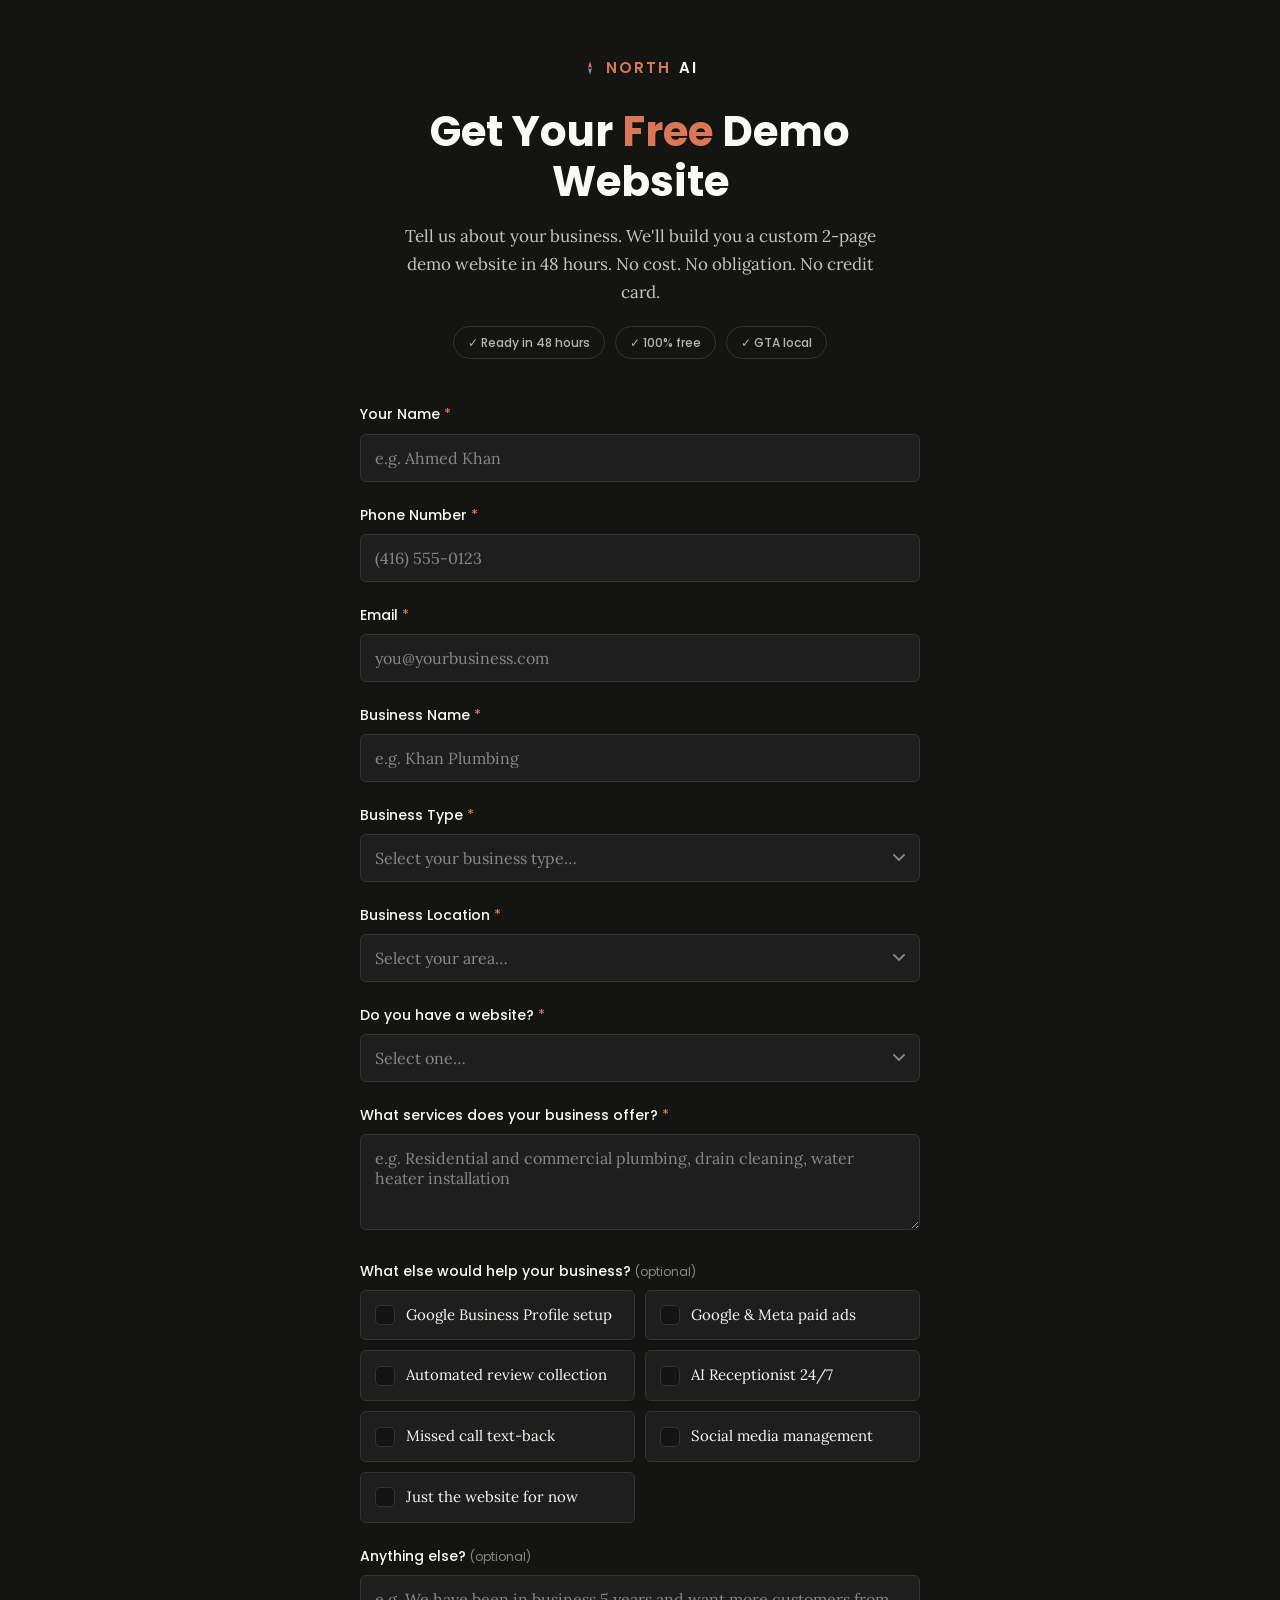
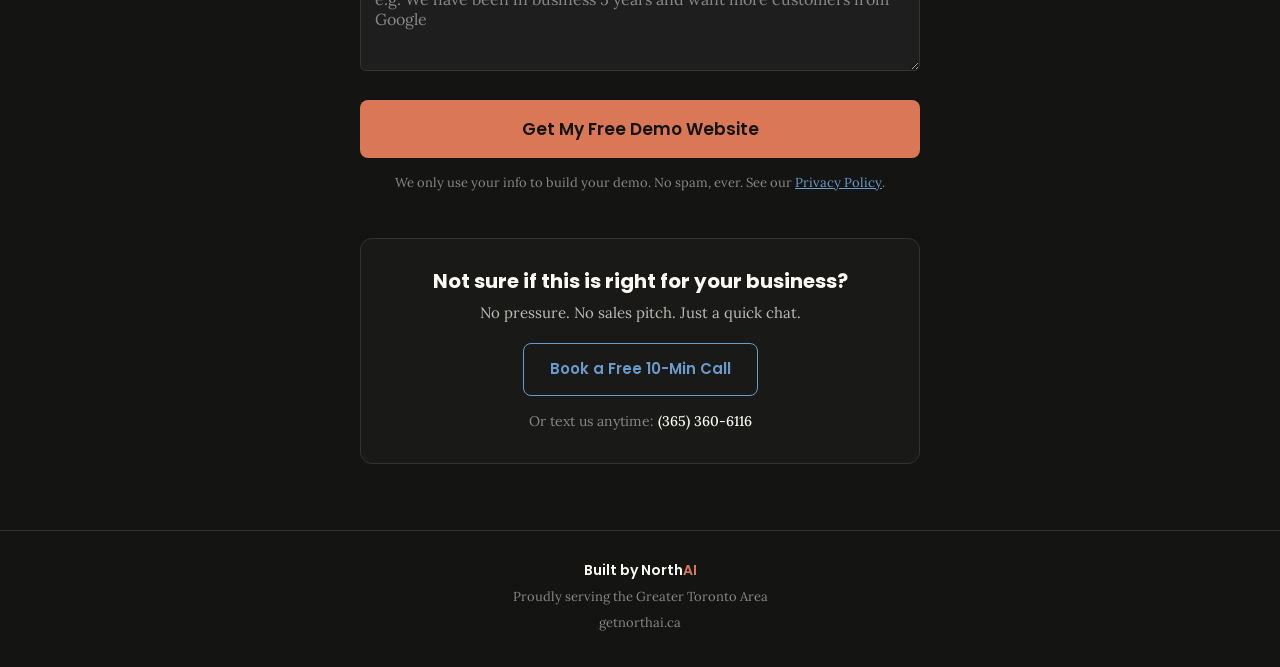
<file: demo/index.html>
<!DOCTYPE html>
<html lang="en-CA">
<head>
<meta charset="UTF-8">
<meta name="viewport" content="width=device-width, initial-scale=1.0">
<title>Free Demo Website for GTA Businesses | NorthAI</title>
<meta name="description" content="Get a free 2-page demo website for your local business in 48 hours. SEO and AI search optimized. No cost, no obligation. NorthAI serves the Greater Toronto Area.">
<link rel="canonical" href="https://getnorthai.ca/demo">
<meta name="theme-color" content="#141413">
<link rel="icon" href="../favicon.svg" type="image/svg+xml">

<!-- Meta Pixel Code -->
<script>
!function(f,b,e,v,n,t,s)
{if(f.fbq)return;n=f.fbq=function(){n.callMethod?
n.callMethod.apply(n,arguments):n.queue.push(arguments)};
if(!f._fbq)f._fbq=n;n.push=n;n.loaded=!0;n.version='2.0';
n.queue=[];t=b.createElement(e);t.async=!0;
t.src=v;s=b.getElementsByTagName(e)[0];
s.parentNode.insertBefore(t,s)}(window, document,'script',
'https://connect.facebook.net/en_US/fbevents.js');
fbq('init', '1687758162904638');
fbq('track', 'PageView');
</script>
<noscript><img height="1" width="1" style="display:none"
src="https://www.facebook.com/tr?id=1687758162904638&ev=PageView&noscript=1"
/></noscript>
<!-- End Meta Pixel Code -->

<!-- Open Graph -->
<meta property="og:title" content="Free Demo Website for GTA Businesses | NorthAI">
<meta property="og:description" content="Get a free 2-page demo website for your local business in 48 hours. No cost, no obligation, no credit card.">
<meta property="og:type" content="website">
<meta property="og:url" content="https://getnorthai.ca/demo">
<meta property="og:locale" content="en_CA">

<!-- LocalBusiness schema -->
<script type="application/ld+json">
{
  "@context": "https://schema.org",
  "@type": "LocalBusiness",
  "name": "NorthAI",
  "description": "Digital agency building websites and AI automation for small businesses in the Greater Toronto Area.",
  "url": "https://getnorthai.ca",
  "telephone": "+1-365-360-6116",
  "areaServed": {
    "@type": "Place",
    "name": "Greater Toronto Area, Ontario, Canada"
  },
  "priceRange": "$$",
  "sameAs": ["https://getnorthai.ca"]
}
</script>

<link rel="preconnect" href="https://fonts.googleapis.com">
<link rel="preconnect" href="https://fonts.gstatic.com" crossorigin>
<link rel="stylesheet" href="https://fonts.googleapis.com/css2?family=Poppins:wght@500;600;700&family=Lora:ital,wght@0,400;0,500;1,400&display=swap">

<style>
:root{
  --bg:#141413;
  --text:#faf9f5;
  --accent:#d97757;
  --accent-2:#6a9bcc;
  --green:#788c5d;
  --input-bg:#1e1e1e;
  --input-border:#333333;
  --placeholder:#888888;
  --error:#e05d5d;
  --r-input:6px;
  --r-btn:8px;
}
*{box-sizing:border-box;margin:0;padding:0}
html{scroll-behavior:smooth}
body{
  background:var(--bg);
  color:var(--text);
  font-family:"Lora",Georgia,serif;
  font-size:16px;
  line-height:1.65;
  -webkit-font-smoothing:antialiased;
}
h1,h2,h3{font-family:"Poppins",system-ui,sans-serif;line-height:1.2}
a{color:var(--accent-2)}

.wrap{max-width:600px;margin:0 auto;padding:0 20px}

/* ===== Hero ===== */
.hero{padding:56px 0 36px;text-align:center}
.brand{
  display:inline-flex;align-items:center;gap:8px;
  font-family:"Poppins",sans-serif;font-weight:600;font-size:15px;
  letter-spacing:.14em;text-transform:uppercase;color:var(--accent);
  margin-bottom:26px;
}
.brand svg{flex:0 0 auto}
.hero h1{font-size:clamp(30px,7vw,42px);font-weight:700;margin-bottom:14px}
.hero h1 em{color:var(--accent);font-style:normal}
.hero .sub{color:rgba(250,249,245,.78);font-size:17px;max-width:46ch;margin:0 auto}
.badges{display:flex;justify-content:center;gap:10px;flex-wrap:wrap;margin-top:20px}
.badge{
  font-family:"Poppins",sans-serif;font-size:12px;font-weight:500;
  border:1px solid var(--input-border);border-radius:999px;
  padding:6px 14px;color:rgba(250,249,245,.7);
}

/* ===== Form ===== */
.form-card{padding:8px 0 10px}
.field{margin-bottom:22px}
label{
  display:block;font-family:"Poppins",sans-serif;font-weight:500;
  font-size:14px;margin-bottom:7px;
}
label .req{color:var(--accent)}
label .opt{color:var(--placeholder);font-weight:400;font-size:12px}
input[type=text],input[type=tel],input[type=email],select,textarea{
  width:100%;background:var(--input-bg);border:1px solid var(--input-border);
  border-radius:var(--r-input);color:var(--text);
  font-family:"Lora",serif;font-size:16px;padding:13px 14px;
  transition:border-color .25s ease,box-shadow .25s ease;
  appearance:none;-webkit-appearance:none;
}
select{
  background-image:url("data:image/svg+xml,%3Csvg xmlns='http://www.w3.org/2000/svg' width='12' height='8'%3E%3Cpath d='M1 1l5 5 5-5' stroke='%23888888' stroke-width='1.8' fill='none' stroke-linecap='round'/%3E%3C/svg%3E");
  background-repeat:no-repeat;background-position:right 14px center;
  padding-right:38px;cursor:pointer;
}
select:invalid{color:var(--placeholder)}
select option{color:var(--text);background:var(--input-bg)}
textarea{min-height:96px;resize:vertical}
::placeholder{color:var(--placeholder);opacity:1}
input:focus,select:focus,textarea:focus{
  outline:none;border-color:var(--accent);
  box-shadow:0 0 0 3px rgba(217,119,87,.22);
}
.field.invalid input,.field.invalid select,.field.invalid textarea{border-color:var(--error)}
.err{
  display:none;color:var(--error);font-size:13px;margin-top:6px;
  font-family:"Poppins",sans-serif;
}
.field.invalid .err{display:block}

/* checkboxes */
.checks{display:grid;grid-template-columns:1fr;gap:10px}
.check{
  display:flex;align-items:center;gap:11px;cursor:pointer;
  background:var(--input-bg);border:1px solid var(--input-border);
  border-radius:var(--r-input);padding:12px 14px;
  transition:border-color .2s ease;
  font-family:"Lora",serif;font-size:15px;font-weight:400;margin-bottom:0;
}
.check:hover{border-color:#4a4a4a}
.check input{position:absolute;opacity:0;pointer-events:none}
.check .box{
  flex:0 0 auto;width:20px;height:20px;border-radius:5px;
  border:1.5px solid var(--input-border);background:var(--bg);
  display:grid;place-items:center;transition:all .2s ease;
}
.check .box svg{opacity:0;transform:scale(.6);transition:all .15s ease}
.check input:checked + .box{background:var(--accent);border-color:var(--accent)}
.check input:checked + .box svg{opacity:1;transform:scale(1)}
.check input:focus-visible + .box{box-shadow:0 0 0 3px rgba(217,119,87,.3)}

/* submit */
.submit-btn{
  width:100%;margin-top:6px;
  background:var(--accent);color:#141413;border:0;border-radius:var(--r-btn);
  font-family:"Poppins",sans-serif;font-weight:600;font-size:17px;
  padding:16px 24px;cursor:pointer;
  display:flex;align-items:center;justify-content:center;gap:10px;
  transition:transform .2s ease,background .2s ease,opacity .2s ease;
}
.submit-btn:hover{transform:translateY(-2px);background:#e08662}
.submit-btn:disabled{opacity:.65;cursor:not-allowed;transform:none}
.spinner{
  width:18px;height:18px;border-radius:50%;flex:0 0 auto;
  border:2.5px solid rgba(20,20,19,.3);border-top-color:#141413;
  animation:spin .7s linear infinite;display:none;
}
.submit-btn.loading .spinner{display:block}
@keyframes spin{to{transform:rotate(360deg)}}
.form-fail{
  display:none;margin-top:14px;padding:13px 16px;border-radius:var(--r-input);
  background:rgba(224,93,93,.12);border:1px solid rgba(224,93,93,.4);
  color:#f3b8b8;font-size:14.5px;
}
.form-fail.show{display:block}
.privacy{margin-top:14px;text-align:center;font-size:13px;color:var(--placeholder)}

/* ===== Thank-you state ===== */
.thanks{display:none;text-align:center;padding:46px 0 30px}
.thanks.show{display:block;animation:fadeUp .5s ease both}
@keyframes fadeUp{from{opacity:0;transform:translateY(16px)}to{opacity:1;transform:none}}
.thanks .tick{
  width:64px;height:64px;border-radius:50%;margin:0 auto 22px;
  background:rgba(120,140,93,.15);border:1.5px solid var(--green);
  display:grid;place-items:center;color:var(--green);
}
.thanks h2{font-size:30px;margin-bottom:12px}
.thanks p{color:rgba(250,249,245,.8);margin-bottom:6px}
.thanks .txt{margin-top:16px;font-family:"Poppins",sans-serif;font-size:14px}
.thanks .txt a{color:var(--accent);text-decoration:none;font-weight:600}

/* ===== No-pressure section ===== */
.chat{
  margin:44px 0 0;padding:30px 24px;text-align:center;
  border:1px solid var(--input-border);border-radius:12px;background:#191918;
}
.chat h2{font-size:20px;margin-bottom:8px}
.chat p{color:rgba(250,249,245,.72);font-size:15px}
.chat .call-btn{
  display:inline-block;margin-top:18px;
  background:transparent;color:var(--accent-2);
  border:1.5px solid var(--accent-2);border-radius:var(--r-btn);
  font-family:"Poppins",sans-serif;font-weight:600;font-size:15px;
  padding:13px 26px;text-decoration:none;
  transition:all .2s ease;
}
.chat .call-btn:hover{background:rgba(106,155,204,.12);transform:translateY(-2px)}
.chat .sms{margin-top:14px;font-size:14px;color:var(--placeholder)}
.chat .sms a{color:var(--text);text-decoration:none;font-weight:500}

/* ===== Footer ===== */
footer{
  margin-top:56px;padding:28px 20px 34px;text-align:center;
  border-top:1px solid var(--input-border);
}
footer .f-brand{font-family:"Poppins",sans-serif;font-weight:600;font-size:14px;color:var(--text)}
footer .f-brand span{color:var(--accent)}
footer p{font-size:13px;color:var(--placeholder);margin-top:4px}
footer a{color:var(--placeholder);text-decoration:none}
footer a:hover{color:var(--accent)}

@media (min-width:520px){
  .checks{grid-template-columns:1fr 1fr}
}
</style>
</head>
<body>

<main>
  <!-- ===== HERO ===== -->
  <header class="hero">
    <div class="wrap">
      <span class="brand" aria-label="NorthAI">
        <svg width="16" height="16" viewBox="0 0 24 24" fill="none" aria-hidden="true">
          <polygon points="12,2 15,12 12,10 9,12" fill="#d97757"/>
          <polygon points="12,22 9,12 12,14 15,12" fill="#6a9bcc"/>
        </svg>
        North<span style="color:var(--text)">AI</span>
      </span>
      <h1>Get Your <em>Free</em> Demo Website</h1>
      <p class="sub">Tell us about your business. We'll build you a custom 2-page demo website in 48 hours. No cost. No obligation. No credit card.</p>
      <div class="badges" aria-hidden="true">
        <span class="badge">✓ Ready in 48 hours</span>
        <span class="badge">✓ 100% free</span>
        <span class="badge">✓ GTA local</span>
      </div>
    </div>
  </header>

  <!-- ===== FORM ===== -->
  <section class="form-card" aria-label="Demo website request form">
    <div class="wrap">
      <form id="demoForm" novalidate>

        <div class="field" data-name="name">
          <label for="f-name">Your Name <span class="req" aria-hidden="true">*</span></label>
          <input type="text" id="f-name" name="name" required placeholder="e.g. Ahmed Khan" autocomplete="name">
          <p class="err" role="alert">Please enter your name.</p>
        </div>

        <div class="field" data-name="phone">
          <label for="f-phone">Phone Number <span class="req" aria-hidden="true">*</span></label>
          <input type="tel" id="f-phone" name="phone" required placeholder="(416) 555-0123" autocomplete="tel" inputmode="tel">
          <p class="err" role="alert">Please enter a valid phone number.</p>
        </div>

        <div class="field" data-name="email">
          <label for="f-email">Email <span class="req" aria-hidden="true">*</span></label>
          <input type="email" id="f-email" name="email" required placeholder="you@yourbusiness.com" autocomplete="email" inputmode="email">
          <p class="err" role="alert">Please enter a valid email address.</p>
        </div>

        <div class="field" data-name="business_name">
          <label for="f-bname">Business Name <span class="req" aria-hidden="true">*</span></label>
          <input type="text" id="f-bname" name="business_name" required placeholder="e.g. Khan Plumbing" autocomplete="organization">
          <p class="err" role="alert">Please enter your business name.</p>
        </div>

        <div class="field" data-name="business_type">
          <label for="f-btype">Business Type <span class="req" aria-hidden="true">*</span></label>
          <select id="f-btype" name="business_type" required>
            <option value="" selected disabled>Select your business type…</option>
            <option>Restaurant/Café</option>
            <option>Salon/Barbershop</option>
            <option>Spa/Aesthetics</option>
            <option>Contractor/Renovation</option>
            <option>Plumber</option>
            <option>Electrician</option>
            <option>HVAC</option>
            <option>Cleaning Service</option>
            <option>Landscaping/Snow Removal</option>
            <option>Auto Repair/Body Shop</option>
            <option>Car Detailing</option>
            <option>Dental Clinic</option>
            <option>Physiotherapy/Chiropractic</option>
            <option>Pharmacy</option>
            <option>Real Estate Agent</option>
            <option>Accounting/Tax</option>
            <option>Immigration Consultant</option>
            <option>Lawyer/Paralegal</option>
            <option>Tutoring/Driving School</option>
            <option>Grocery/Convenience</option>
            <option>Pet Grooming/Veterinary</option>
            <option>Bakery/Catering</option>
            <option>Florist</option>
            <option>Dry Cleaner/Tailor</option>
            <option>Photography/Videography</option>
            <option>Gym/Fitness Studio</option>
            <option>Other</option>
          </select>
          <p class="err" role="alert">Please select your business type.</p>
        </div>

        <div class="field" data-name="location">
          <label for="f-loc">Business Location <span class="req" aria-hidden="true">*</span></label>
          <select id="f-loc" name="location" required>
            <option value="" selected disabled>Select your area…</option>
            <option>Rexdale</option>
            <option>Etobicoke</option>
            <option>North York</option>
            <option>Scarborough</option>
            <option>Downtown Toronto</option>
            <option>East York</option>
            <option>York</option>
            <option>Mississauga</option>
            <option>Brampton</option>
            <option>Vaughan</option>
            <option>Markham</option>
            <option>Richmond Hill</option>
            <option>Ajax/Pickering</option>
            <option>Oakville/Burlington</option>
            <option>Hamilton</option>
            <option>Other GTA Area</option>
          </select>
          <p class="err" role="alert">Please select your location.</p>
        </div>

        <div class="field" data-name="has_website">
          <label for="f-web">Do you have a website? <span class="req" aria-hidden="true">*</span></label>
          <select id="f-web" name="has_website" required>
            <option value="" selected disabled>Select one…</option>
            <option>No website at all</option>
            <option>Yes but it is outdated</option>
            <option>Yes but it does not show on Google</option>
            <option>Not sure</option>
          </select>
          <p class="err" role="alert">Please select an option.</p>
        </div>

        <div class="field" data-name="services">
          <label for="f-serv">What services does your business offer? <span class="req" aria-hidden="true">*</span></label>
          <textarea id="f-serv" name="services" required placeholder="e.g. Residential and commercial plumbing, drain cleaning, water heater installation"></textarea>
          <p class="err" role="alert">Please tell us what your business offers.</p>
        </div>

        <div class="field">
          <label id="lbl-interests">What else would help your business? <span class="opt">(optional)</span></label>
          <div class="checks" role="group" aria-labelledby="lbl-interests">
            <label class="check"><input type="checkbox" name="interests" value="Google Business Profile setup"><span class="box"><svg width="11" height="9" viewBox="0 0 12 10" fill="none"><path d="M1 5l3.5 3.5L11 1" stroke="#141413" stroke-width="2.2" stroke-linecap="round" stroke-linejoin="round"/></svg></span>Google Business Profile setup</label>
            <label class="check"><input type="checkbox" name="interests" value="Google and Meta paid ads"><span class="box"><svg width="11" height="9" viewBox="0 0 12 10" fill="none"><path d="M1 5l3.5 3.5L11 1" stroke="#141413" stroke-width="2.2" stroke-linecap="round" stroke-linejoin="round"/></svg></span>Google &amp; Meta paid ads</label>
            <label class="check"><input type="checkbox" name="interests" value="Automated review collection"><span class="box"><svg width="11" height="9" viewBox="0 0 12 10" fill="none"><path d="M1 5l3.5 3.5L11 1" stroke="#141413" stroke-width="2.2" stroke-linecap="round" stroke-linejoin="round"/></svg></span>Automated review collection</label>
            <label class="check"><input type="checkbox" name="interests" value="AI Receptionist 24/7"><span class="box"><svg width="11" height="9" viewBox="0 0 12 10" fill="none"><path d="M1 5l3.5 3.5L11 1" stroke="#141413" stroke-width="2.2" stroke-linecap="round" stroke-linejoin="round"/></svg></span>AI Receptionist 24/7</label>
            <label class="check"><input type="checkbox" name="interests" value="Missed call text-back"><span class="box"><svg width="11" height="9" viewBox="0 0 12 10" fill="none"><path d="M1 5l3.5 3.5L11 1" stroke="#141413" stroke-width="2.2" stroke-linecap="round" stroke-linejoin="round"/></svg></span>Missed call text-back</label>
            <label class="check"><input type="checkbox" name="interests" value="Social media management"><span class="box"><svg width="11" height="9" viewBox="0 0 12 10" fill="none"><path d="M1 5l3.5 3.5L11 1" stroke="#141413" stroke-width="2.2" stroke-linecap="round" stroke-linejoin="round"/></svg></span>Social media management</label>
            <label class="check"><input type="checkbox" name="interests" value="Just the website for now"><span class="box"><svg width="11" height="9" viewBox="0 0 12 10" fill="none"><path d="M1 5l3.5 3.5L11 1" stroke="#141413" stroke-width="2.2" stroke-linecap="round" stroke-linejoin="round"/></svg></span>Just the website for now</label>
          </div>
        </div>

        <div class="field">
          <label for="f-notes">Anything else? <span class="opt">(optional)</span></label>
          <textarea id="f-notes" name="notes" placeholder="e.g. We have been in business 5 years and want more customers from Google"></textarea>
        </div>

        <button type="submit" class="submit-btn" id="submitBtn">
          <span class="spinner" aria-hidden="true"></span>
          <span id="btnText">Get My Free Demo Website</span>
        </button>

        <p class="form-fail" id="formFail" role="alert">
          Something went wrong sending your request. Please text us instead at
          <a href="sms:+13653606116" style="color:#f3b8b8;font-weight:600">(365) 360-6116</a> — we'll take it from there.
        </p>

        <p class="privacy">We only use your info to build your demo. No spam, ever. See our <a href="/privacy" style="color:#6a9bcc;text-decoration:underline">Privacy Policy</a>.</p>
      </form>

      <!-- Thank-you state -->
      <div class="thanks" id="thanks" aria-live="polite">
        <div class="tick" aria-hidden="true">
          <svg width="30" height="30" viewBox="0 0 24 24" fill="none" stroke="currentColor" stroke-width="2.2" stroke-linecap="round" stroke-linejoin="round"><path d="M20 6L9 17l-5-5"/></svg>
        </div>
        <h2>You are all set!</h2>
        <p>Your free demo website will be ready in <strong>48 hours</strong>.</p>
        <p>We will send it to your email.</p>
        <p class="txt">Questions? Text us at <a href="sms:+13653606116">(365) 360-6116</a></p>
      </div>

      <!-- No-pressure chat -->
      <div class="chat">
        <h2>Not sure if this is right for your business?</h2>
        <p>No pressure. No sales pitch. Just a quick chat.</p>
        <a class="call-btn" href="https://calendar.app.google/2aLvayTJjVg23mzR7" target="_blank" rel="noopener">Book a Free 10-Min Call</a>
        <p class="sms">Or text us anytime: <a href="sms:+13653606116">(365) 360-6116</a></p>
      </div>
    </div>
  </section>
</main>

<footer>
  <div class="f-brand">Built by North<span>AI</span></div>
  <p>Proudly serving the Greater Toronto Area</p>
  <p><a href="https://getnorthai.ca">getnorthai.ca</a></p>
</footer>

<script>
(function(){
  "use strict";

  /* ⇩ PASTE YOUR FULL GHL WEBHOOK URL HERE ⇩ */
  var GHL_WEBHOOK_URL = "https://services.leadconnectorhq.com/hooks/iuQtTC39dqAU6qwodkSq/webhook-trigger/820d3f6e-8cb4-477d-b8e4-7f13d964b20e";

  var form=document.getElementById('demoForm'),
      thanks=document.getElementById('thanks'),
      btn=document.getElementById('submitBtn'),
      btnText=document.getElementById('btnText'),
      fail=document.getElementById('formFail');

  function fieldWrap(el){ return el.closest('.field'); }

  function validPhone(v){
    var digits=v.replace(/\D/g,'');
    return digits.length>=10 && digits.length<=11;
  }

  function validate(){
    var firstBad=null;
    form.querySelectorAll('.field[data-name]').forEach(function(f){
      var input=f.querySelector('input,select,textarea');
      var ok=true;
      var v=(input.value||'').trim();
      if(input.required && !v) ok=false;
      else if(input.type==='email' && !input.checkValidity()) ok=false;
      else if(input.type==='tel' && !validPhone(v)) ok=false;
      f.classList.toggle('invalid',!ok);
      if(!ok && !firstBad) firstBad=input;
    });
    if(firstBad){ firstBad.focus(); firstBad.scrollIntoView({behavior:'smooth',block:'center'}); }
    return !firstBad;
  }

  // clear error as user fixes a field
  form.addEventListener('input',function(e){
    var f=fieldWrap(e.target);
    if(f && f.classList.contains('invalid')) f.classList.remove('invalid');
  });

  form.addEventListener('submit',function(e){
    e.preventDefault();
    fail.classList.remove('show');
    if(!validate()) return;

    var interests=[];
    form.querySelectorAll('input[name=interests]:checked').forEach(function(c){ interests.push(c.value); });

    var payload={
      name: document.getElementById('f-name').value.trim(),
      phone: document.getElementById('f-phone').value.trim(),
      email: document.getElementById('f-email').value.trim(),
      business_name: document.getElementById('f-bname').value.trim(),
      business_type: document.getElementById('f-btype').value,
      location: document.getElementById('f-loc').value,
      has_website: document.getElementById('f-web').value,
      services: document.getElementById('f-serv').value.trim(),
      interests: interests,
      notes: document.getElementById('f-notes').value.trim(),
      source: "getnorthai.ca/demo",
      submitted_at: new Date().toISOString()
    };

    btn.disabled=true;
    btn.classList.add('loading');
    btnText.textContent='Sending…';

    fetch(GHL_WEBHOOK_URL,{
      method:'POST',
      headers:{'Content-Type':'application/json'},
      body:JSON.stringify(payload)
    }).then(function(res){
      if(!res.ok) throw new Error('HTTP '+res.status);
      form.style.display='none';
      thanks.classList.add('show');
      if(window.fbq) fbq('track','Lead',{content_name:'Free demo website request'});
      window.scrollTo({top:0,behavior:'smooth'});
    }).catch(function(){
      btn.disabled=false;
      btn.classList.remove('loading');
      btnText.textContent='Get My Free Demo Website';
      fail.classList.add('show');
    });
  });
})();
</script>
</body>
</html>
</file>
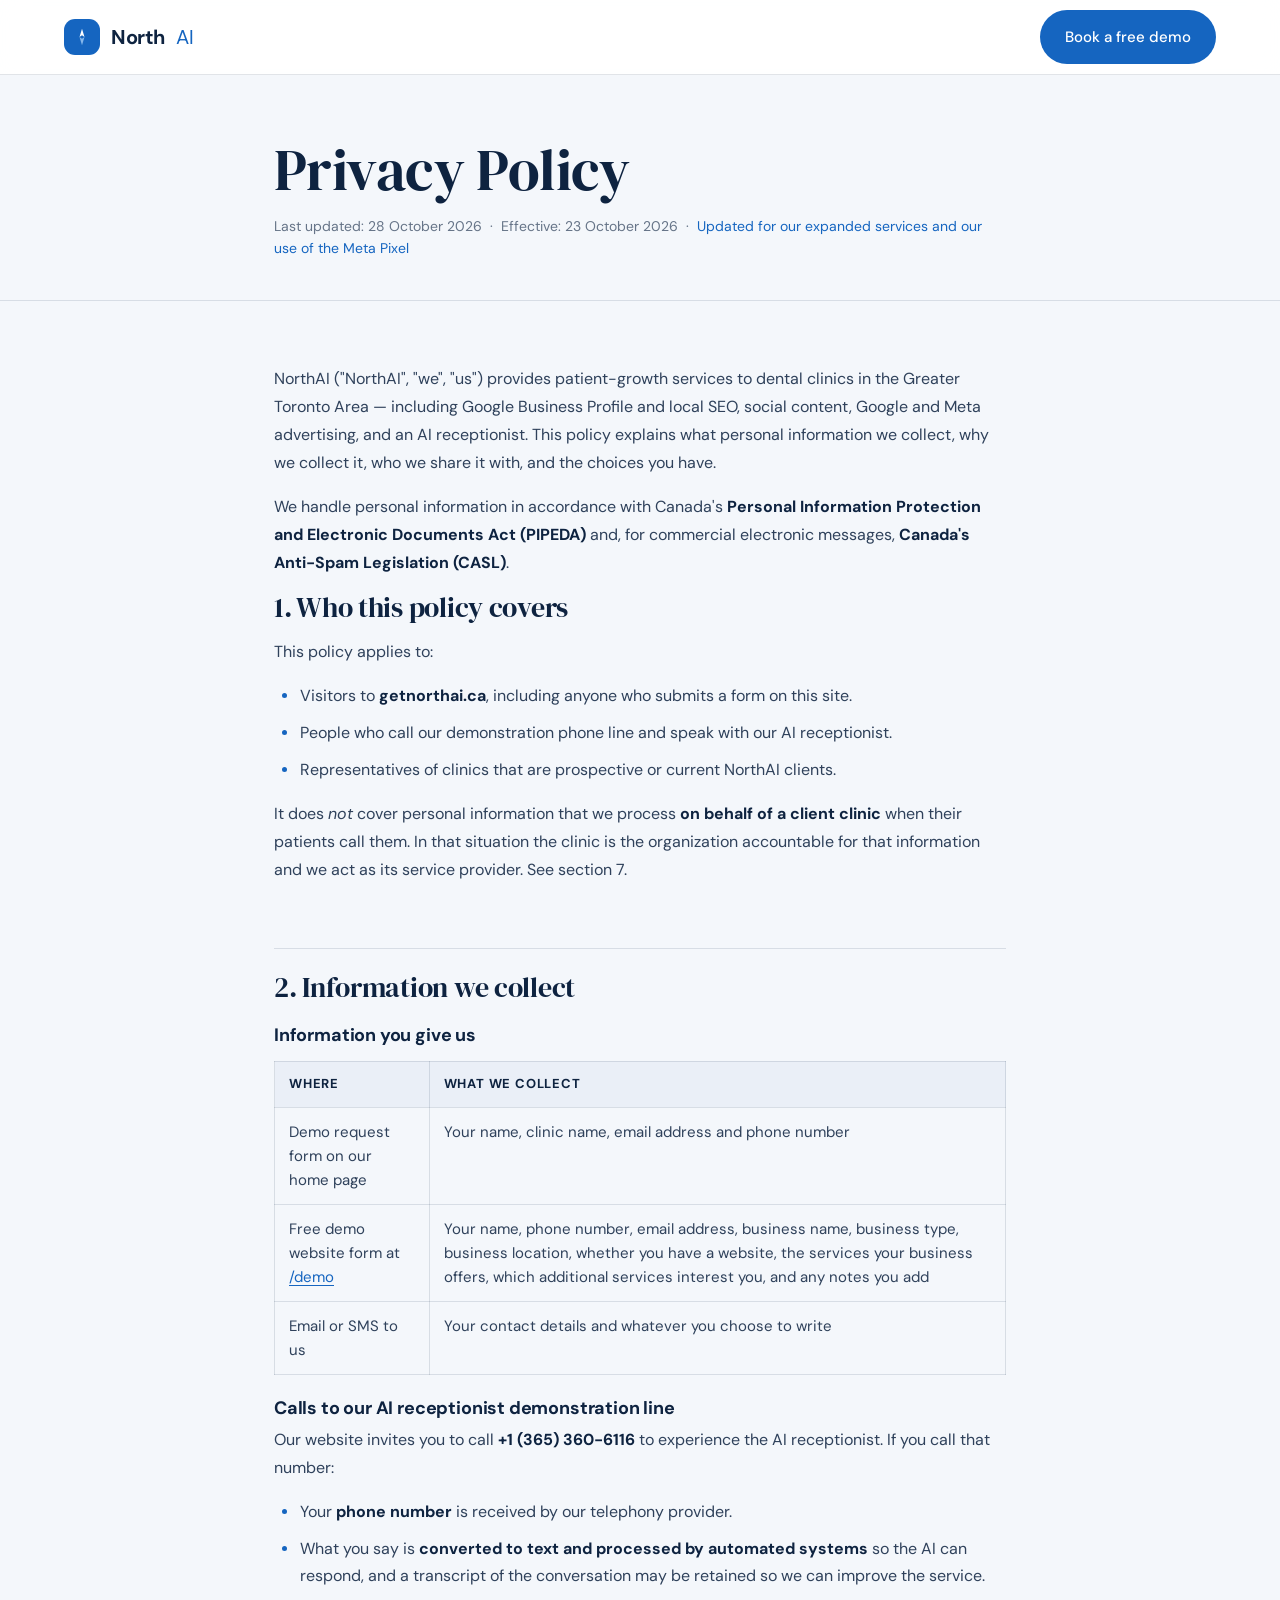
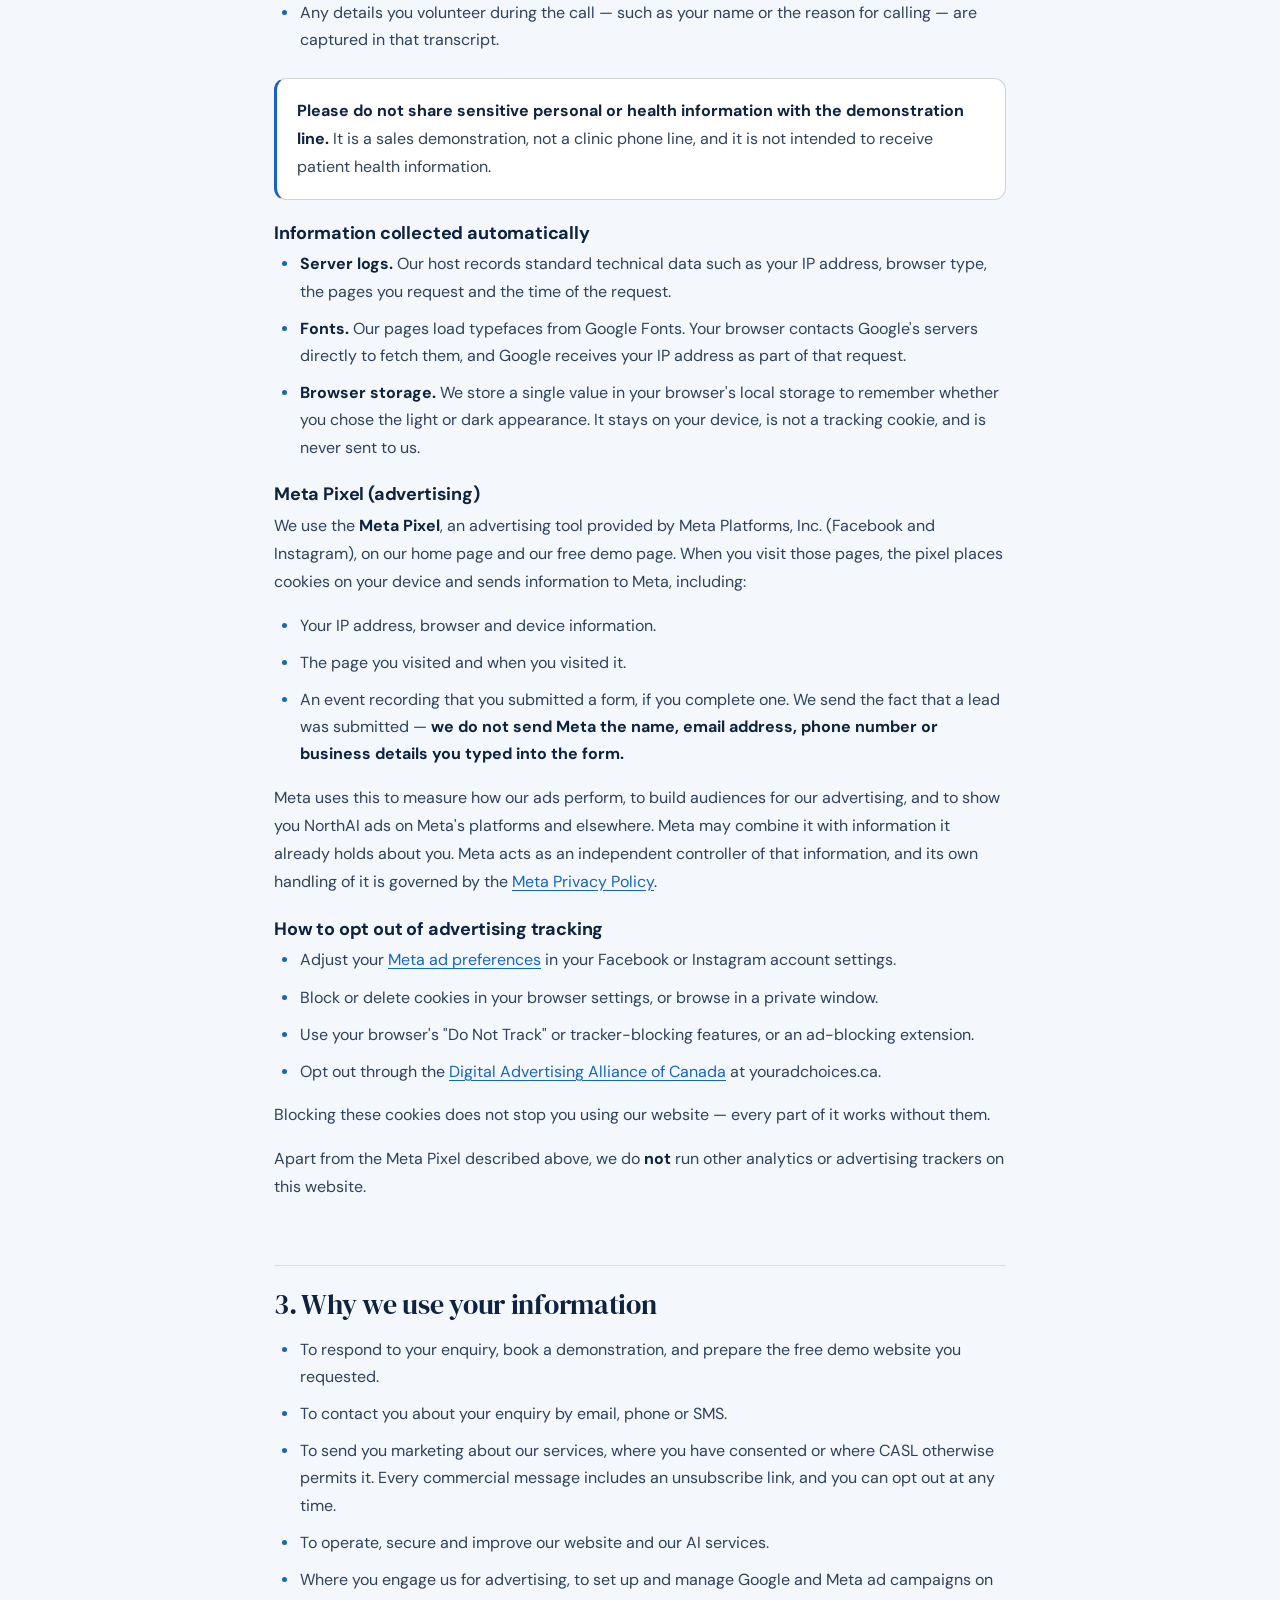
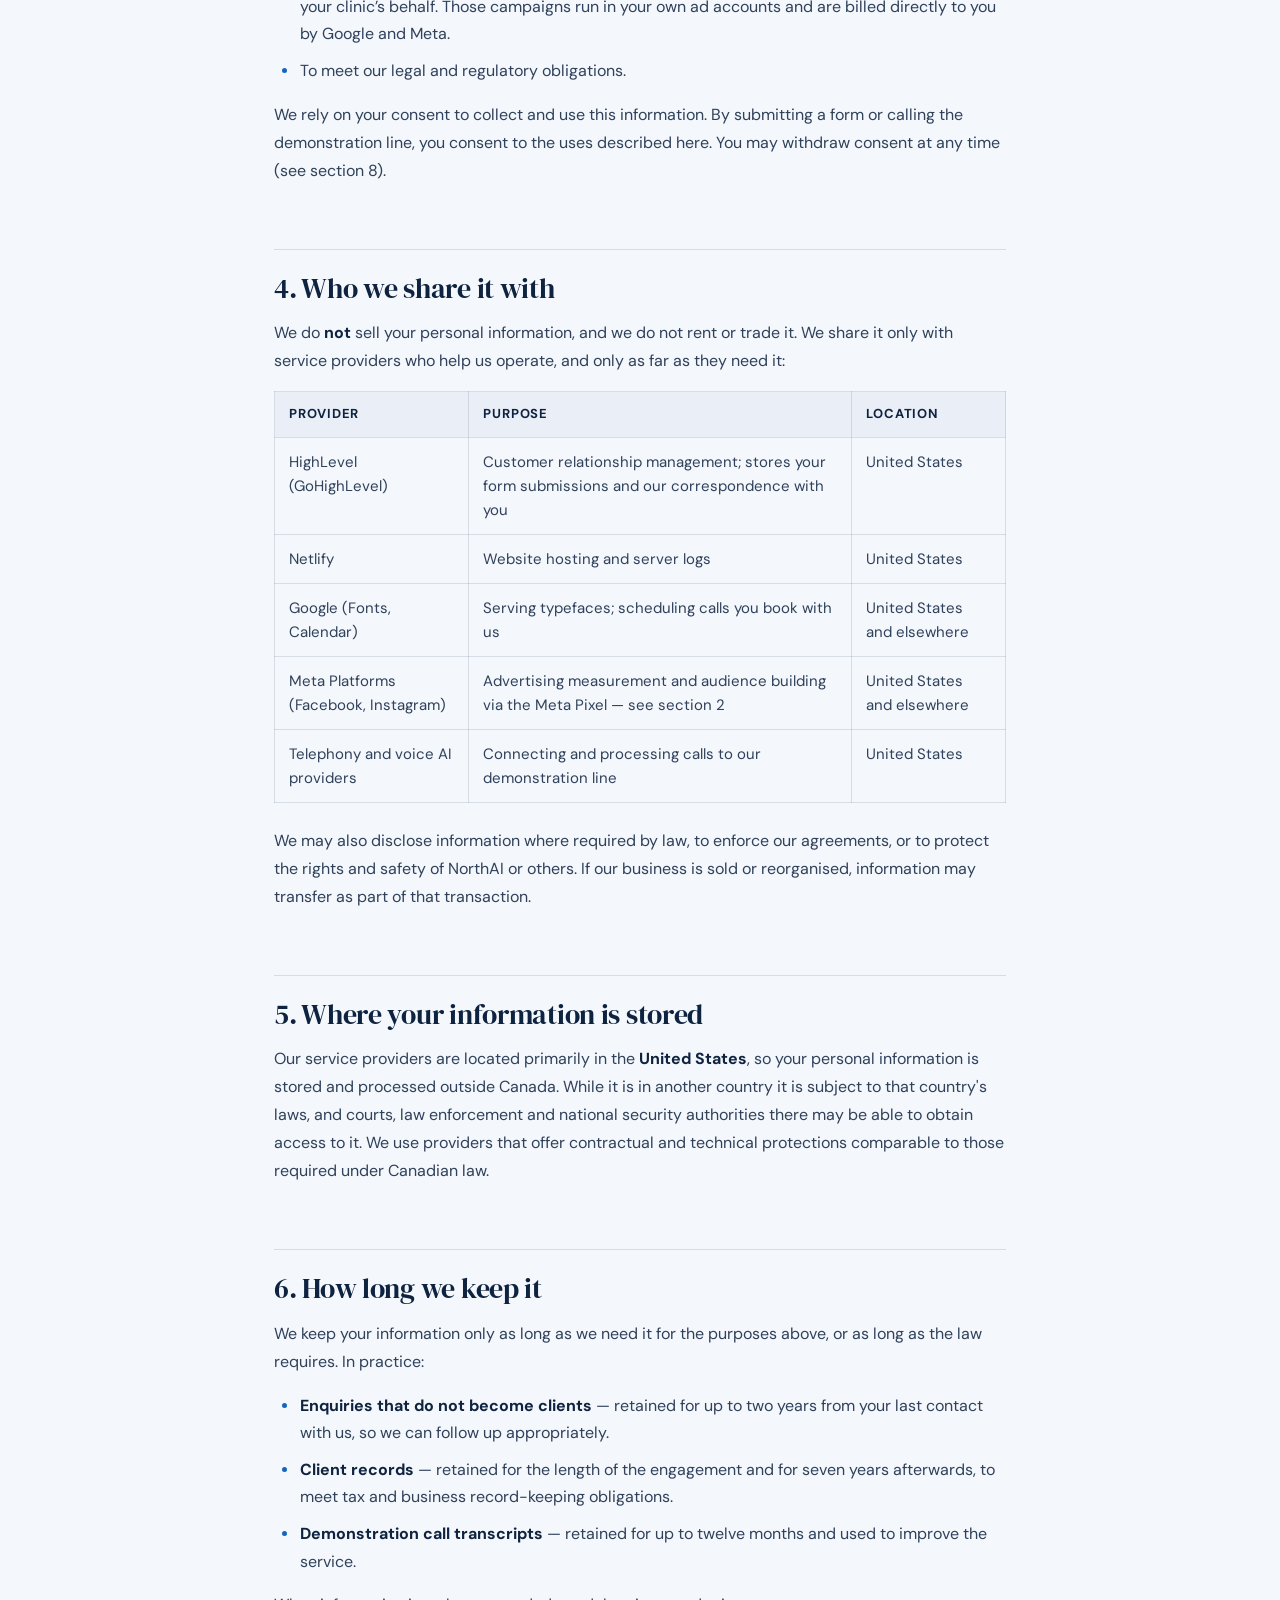
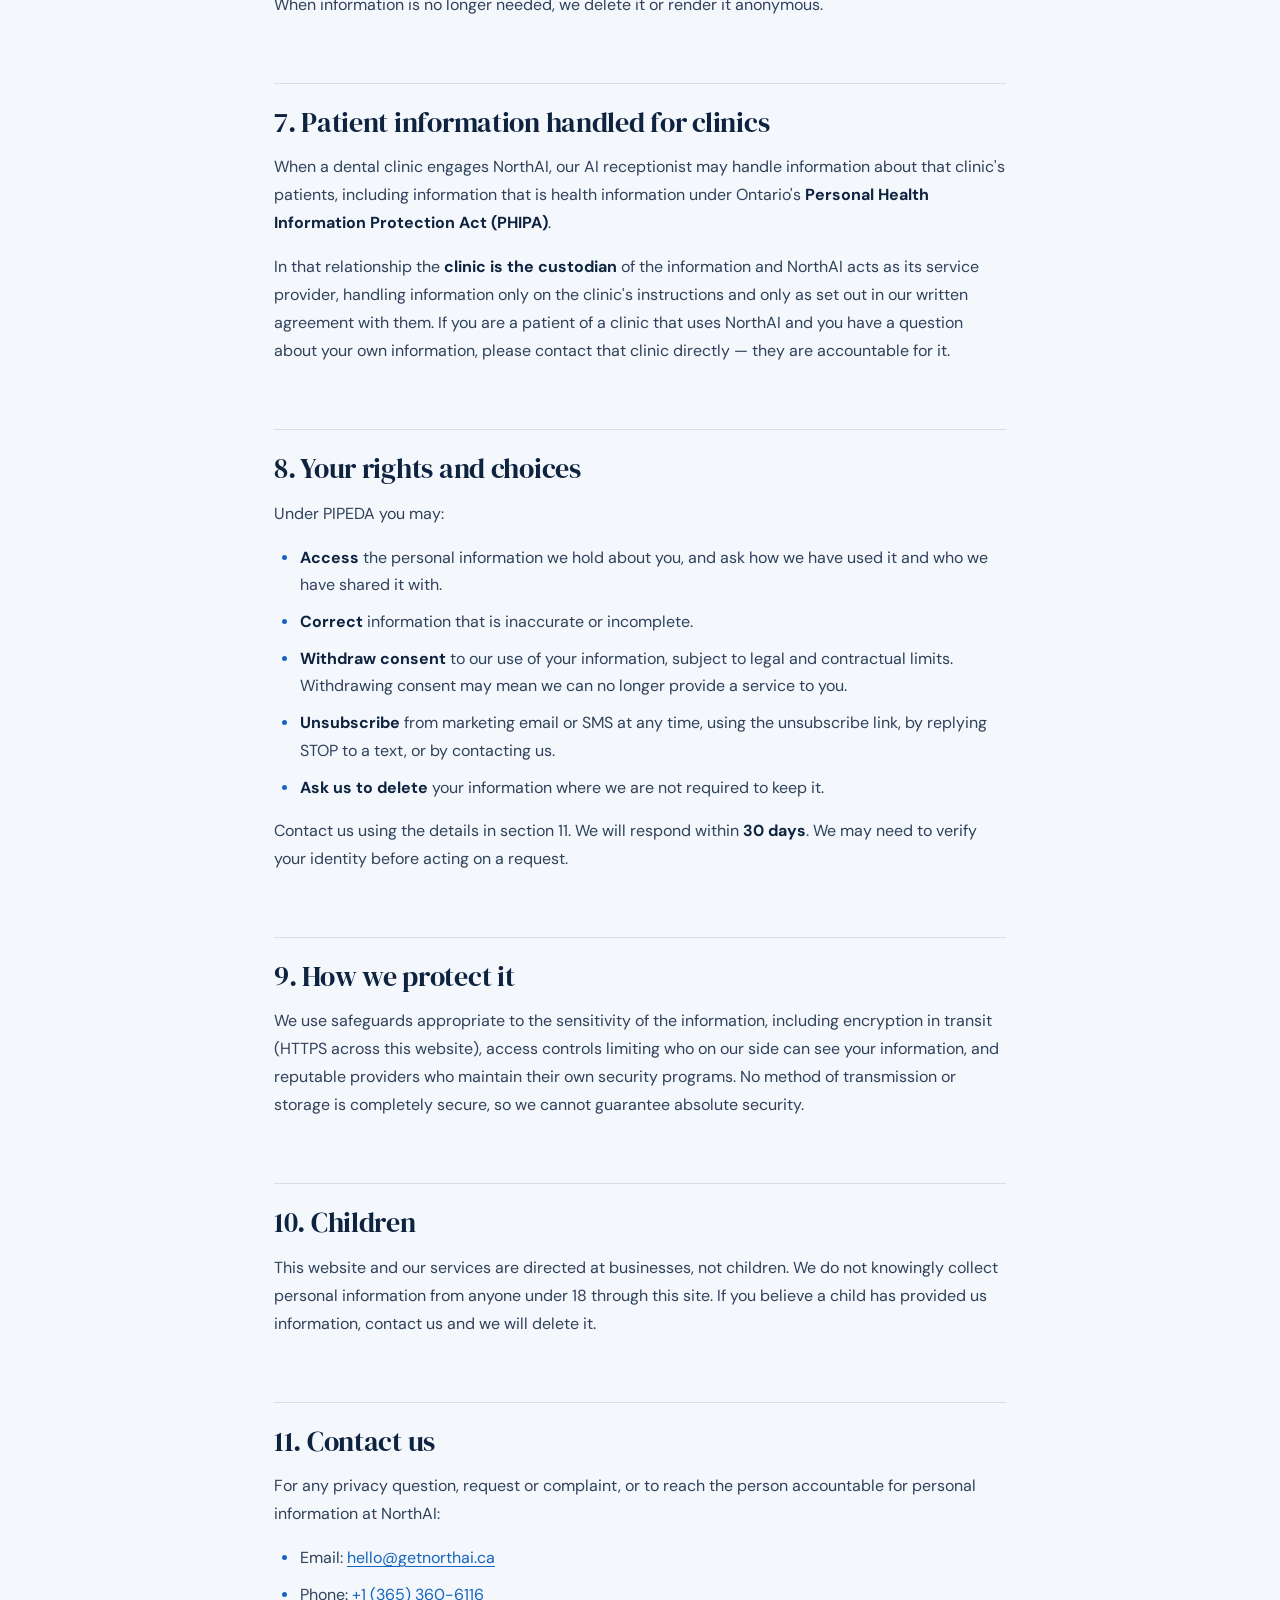
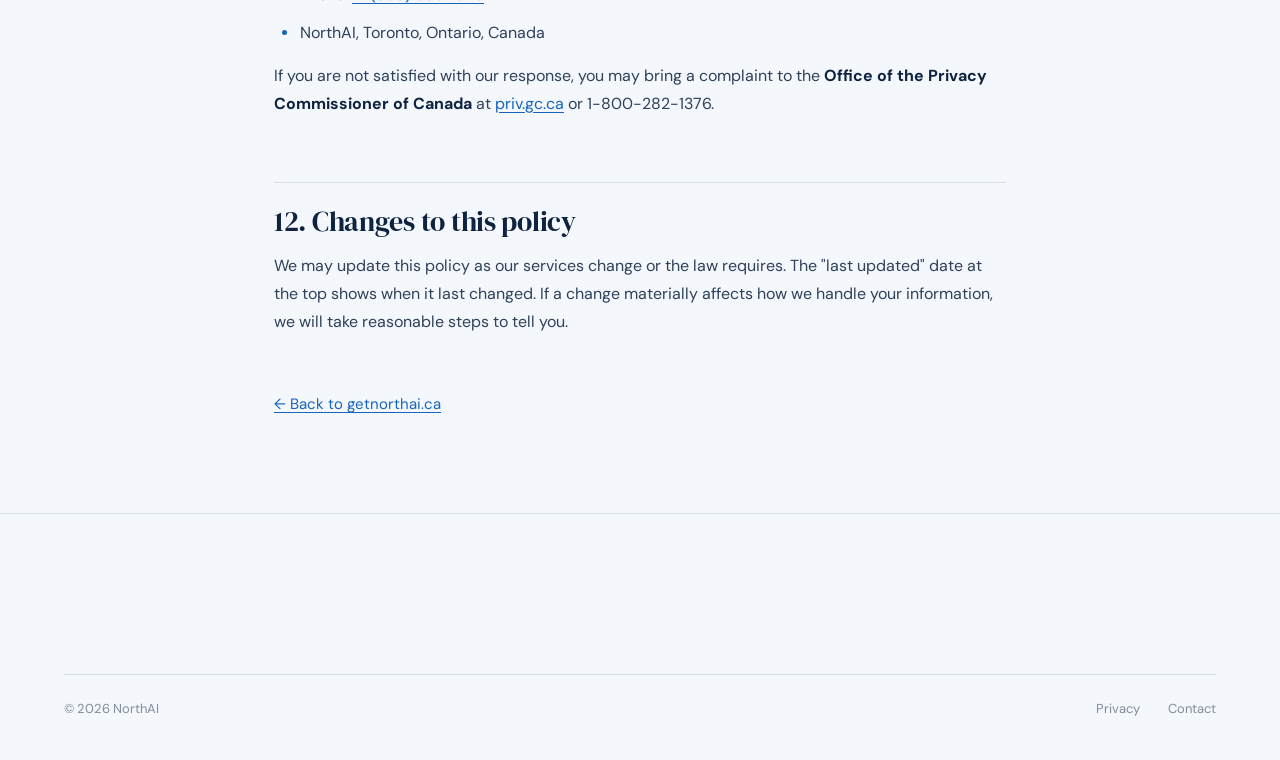
<file: privacy/index.html>
<!DOCTYPE html>
<html lang="en-CA">
<head>
<meta charset="UTF-8">
<meta name="viewport" content="width=device-width, initial-scale=1.0">
<title>Privacy Policy | NorthAI</title>
<meta name="description" content="How NorthAI collects, uses, stores and protects personal information for our AI receptionist service for Toronto dental clinics.">
<link rel="canonical" href="https://getnorthai.ca/privacy">
<meta name="robots" content="index, follow">
<meta name="theme-color" content="#0E2340">
<link rel="icon" href="../favicon.svg" type="image/svg+xml">
<link rel="preconnect" href="https://fonts.googleapis.com">
<link rel="preconnect" href="https://fonts.gstatic.com" crossorigin>
<link rel="stylesheet" href="https://fonts.googleapis.com/css2?family=DM+Sans:ital,opsz,wght@0,9..40,400;0,9..40,500;0,9..40,700;1,9..40,400&family=DM+Serif+Display:ital@0;1&display=swap">
<link rel="stylesheet" href="../style.css?v=3">
<style>
  .legal-wrap{max-width:780px;margin:0 auto;padding:0 var(--s-3)}
  .legal-head{padding:140px 0 var(--s-4);border-bottom:1px solid var(--line)}
  .legal-head h1{font-size:clamp(38px,6vw,58px);margin-bottom:14px}
  .legal-meta{font-size:14px;color:var(--white-55)}
  .legal-body{padding:var(--s-5) 0 var(--s-6)}
  .legal-body h2{
    font-size:clamp(22px,3vw,28px);margin:var(--s-5) 0 var(--s-2);
    padding-top:var(--s-3);border-top:1px solid var(--line);
  }
  .legal-body h2:first-of-type{border-top:0;padding-top:0;margin-top:0}
  .legal-body h3{font-size:18px;margin:var(--s-3) 0 8px;font-family:var(--sans);font-weight:700}
  .legal-body p{color:var(--text-strong);margin-bottom:var(--s-2);font-size:16px;line-height:1.75}
  .legal-body ul{margin:0 0 var(--s-2) 0;padding-left:0}
  .legal-body li{
    color:var(--text-strong);font-size:16px;line-height:1.7;
    padding-left:26px;position:relative;margin-bottom:10px;
  }
  .legal-body li::before{
    content:"";position:absolute;left:8px;top:11px;
    width:5px;height:5px;border-radius:50%;background:var(--lightblue);
  }
  .legal-body a{color:var(--lightblue);text-decoration:underline;text-underline-offset:3px}
  .legal-body strong{color:var(--white)}
  .legal-table{
    width:100%;border-collapse:collapse;margin:var(--s-2) 0 var(--s-3);
    font-size:15px;
  }
  .legal-table th,.legal-table td{
    text-align:left;padding:12px 14px;border:1px solid var(--line);
    color:var(--text-strong);vertical-align:top;
  }
  .legal-table th{
    background:var(--navy-2);color:var(--white);
    font-family:var(--sans);font-weight:700;font-size:13px;
    letter-spacing:.06em;text-transform:uppercase;
  }
  .legal-note{
    background:var(--navy-card);border:1px solid var(--line-strong);
    border-left:3px solid var(--lightblue);
    border-radius:var(--radius-sm);padding:18px 20px;margin:var(--s-3) 0;
  }
  .legal-note p:last-child{margin-bottom:0}
  .legal-back{
    display:inline-flex;align-items:center;gap:8px;margin-top:var(--s-4);
    font-size:15px;color:var(--lightblue);
  }
  .legal-back:hover{text-decoration:underline}
  @media (max-width:768px){
    .legal-head{padding-top:110px}
    .legal-table{display:block;overflow-x:auto;white-space:nowrap}
  }
</style>
</head>
<body class="light">

<header class="nav scrolled" id="nav">
  <div class="wrap nav-inner">
    <a href="../" class="logo" aria-label="NorthAI home">
      <span class="mark" aria-hidden="true">
        <svg width="20" height="20" viewBox="0 0 24 24" fill="none">
          <polygon points="12,2 15,12 12,10 9,12" fill="#FFFFFF"/>
          <polygon points="12,22 9,12 12,14 15,12" fill="#85B7EB"/>
        </svg>
      </span>
      <b>North</b><span>AI</span>
    </a>
    <div class="nav-cta">
      <a href="../#contact" class="btn btn-solid">Book a free demo</a>
    </div>
  </div>
</header>

<main>
  <section class="legal-head">
    <div class="legal-wrap">
      <h1>Privacy Policy</h1>
      <p class="legal-meta">Last updated: 28 October 2026 &nbsp;·&nbsp; Effective: 23 October 2026 &nbsp;·&nbsp; <span style="color:var(--lightblue)">Updated for our expanded services and our use of the Meta Pixel</span></p>
    </div>
  </section>

  <section class="legal-body">
    <div class="legal-wrap">

      <p>NorthAI ("NorthAI", "we", "us") provides patient-growth services to dental clinics in the Greater Toronto Area — including Google Business Profile and local SEO, social content, Google and Meta advertising, and an AI receptionist. This policy explains what personal information we collect, why we collect it, who we share it with, and the choices you have.</p>

      <p>We handle personal information in accordance with Canada's <strong>Personal Information Protection and Electronic Documents Act (PIPEDA)</strong> and, for commercial electronic messages, <strong>Canada's Anti-Spam Legislation (CASL)</strong>.</p>

      <h2>1. Who this policy covers</h2>
      <p>This policy applies to:</p>
      <ul>
        <li>Visitors to <strong>getnorthai.ca</strong>, including anyone who submits a form on this site.</li>
        <li>People who call our demonstration phone line and speak with our AI receptionist.</li>
        <li>Representatives of clinics that are prospective or current NorthAI clients.</li>
      </ul>
      <p>It does <em>not</em> cover personal information that we process <strong>on behalf of a client clinic</strong> when their patients call them. In that situation the clinic is the organization accountable for that information and we act as its service provider. See section 7.</p>

      <h2>2. Information we collect</h2>

      <h3>Information you give us</h3>
      <table class="legal-table">
        <thead>
          <tr><th>Where</th><th>What we collect</th></tr>
        </thead>
        <tbody>
          <tr>
            <td>Demo request form on our home page</td>
            <td>Your name, clinic name, email address and phone number</td>
          </tr>
          <tr>
            <td>Free demo website form at <a href="../demo/">/demo</a></td>
            <td>Your name, phone number, email address, business name, business type, business location, whether you have a website, the services your business offers, which additional services interest you, and any notes you add</td>
          </tr>
          <tr>
            <td>Email or SMS to us</td>
            <td>Your contact details and whatever you choose to write</td>
          </tr>
        </tbody>
      </table>

      <h3>Calls to our AI receptionist demonstration line</h3>
      <p>Our website invites you to call <strong>+1 (365) 360-6116</strong> to experience the AI receptionist. If you call that number:</p>
      <ul>
        <li>Your <strong>phone number</strong> is received by our telephony provider.</li>
        <li>What you say is <strong>converted to text and processed by automated systems</strong> so the AI can respond, and a transcript of the conversation may be retained so we can improve the service.</li>
        <li>Any details you volunteer during the call — such as your name or the reason for calling — are captured in that transcript.</li>
      </ul>
      <div class="legal-note">
        <p><strong>Please do not share sensitive personal or health information with the demonstration line.</strong> It is a sales demonstration, not a clinic phone line, and it is not intended to receive patient health information.</p>
      </div>

      <h3>Information collected automatically</h3>
      <ul>
        <li><strong>Server logs.</strong> Our host records standard technical data such as your IP address, browser type, the pages you request and the time of the request.</li>
        <li><strong>Fonts.</strong> Our pages load typefaces from Google Fonts. Your browser contacts Google's servers directly to fetch them, and Google receives your IP address as part of that request.</li>
        <li><strong>Browser storage.</strong> We store a single value in your browser's local storage to remember whether you chose the light or dark appearance. It stays on your device, is not a tracking cookie, and is never sent to us.</li>
      </ul>

      <h3>Meta Pixel (advertising)</h3>
      <p>We use the <strong>Meta Pixel</strong>, an advertising tool provided by Meta Platforms, Inc. (Facebook and Instagram), on our home page and our free demo page. When you visit those pages, the pixel places cookies on your device and sends information to Meta, including:</p>
      <ul>
        <li>Your IP address, browser and device information.</li>
        <li>The page you visited and when you visited it.</li>
        <li>An event recording that you submitted a form, if you complete one. We send the fact that a lead was submitted — <strong>we do not send Meta the name, email address, phone number or business details you typed into the form.</strong></li>
      </ul>
      <p>Meta uses this to measure how our ads perform, to build audiences for our advertising, and to show you NorthAI ads on Meta's platforms and elsewhere. Meta may combine it with information it already holds about you. Meta acts as an independent controller of that information, and its own handling of it is governed by the <a href="https://www.facebook.com/privacy/policy" target="_blank" rel="noopener">Meta Privacy Policy</a>.</p>

      <h3>How to opt out of advertising tracking</h3>
      <ul>
        <li>Adjust your <a href="https://www.facebook.com/adpreferences/ad_settings" target="_blank" rel="noopener">Meta ad preferences</a> in your Facebook or Instagram account settings.</li>
        <li>Block or delete cookies in your browser settings, or browse in a private window.</li>
        <li>Use your browser's "Do Not Track" or tracker-blocking features, or an ad-blocking extension.</li>
        <li>Opt out through the <a href="https://youradchoices.ca/" target="_blank" rel="noopener">Digital Advertising Alliance of Canada</a> at youradchoices.ca.</li>
      </ul>
      <p>Blocking these cookies does not stop you using our website — every part of it works without them.</p>

      <p>Apart from the Meta Pixel described above, we do <strong>not</strong> run other analytics or advertising trackers on this website.</p>

      <h2>3. Why we use your information</h2>
      <ul>
        <li>To respond to your enquiry, book a demonstration, and prepare the free demo website you requested.</li>
        <li>To contact you about your enquiry by email, phone or SMS.</li>
        <li>To send you marketing about our services, where you have consented or where CASL otherwise permits it. Every commercial message includes an unsubscribe link, and you can opt out at any time.</li>
        <li>To operate, secure and improve our website and our AI services.</li>
        <li>Where you engage us for advertising, to set up and manage Google and Meta ad campaigns on your clinic’s behalf. Those campaigns run in your own ad accounts and are billed directly to you by Google and Meta.</li>
        <li>To meet our legal and regulatory obligations.</li>
      </ul>
      <p>We rely on your consent to collect and use this information. By submitting a form or calling the demonstration line, you consent to the uses described here. You may withdraw consent at any time (see section 8).</p>

      <h2>4. Who we share it with</h2>
      <p>We do <strong>not</strong> sell your personal information, and we do not rent or trade it. We share it only with service providers who help us operate, and only as far as they need it:</p>
      <table class="legal-table">
        <thead>
          <tr><th>Provider</th><th>Purpose</th><th>Location</th></tr>
        </thead>
        <tbody>
          <tr><td>HighLevel (GoHighLevel)</td><td>Customer relationship management; stores your form submissions and our correspondence with you</td><td>United States</td></tr>
          <tr><td>Netlify</td><td>Website hosting and server logs</td><td>United States</td></tr>
          <tr><td>Google (Fonts, Calendar)</td><td>Serving typefaces; scheduling calls you book with us</td><td>United States and elsewhere</td></tr>
          <tr><td>Meta Platforms (Facebook, Instagram)</td><td>Advertising measurement and audience building via the Meta Pixel — see section 2</td><td>United States and elsewhere</td></tr>
          <tr><td>Telephony and voice AI providers</td><td>Connecting and processing calls to our demonstration line</td><td>United States</td></tr>
        </tbody>
      </table>
      <p>We may also disclose information where required by law, to enforce our agreements, or to protect the rights and safety of NorthAI or others. If our business is sold or reorganised, information may transfer as part of that transaction.</p>

      <h2>5. Where your information is stored</h2>
      <p>Our service providers are located primarily in the <strong>United States</strong>, so your personal information is stored and processed outside Canada. While it is in another country it is subject to that country's laws, and courts, law enforcement and national security authorities there may be able to obtain access to it. We use providers that offer contractual and technical protections comparable to those required under Canadian law.</p>

      <h2>6. How long we keep it</h2>
      <p>We keep your information only as long as we need it for the purposes above, or as long as the law requires. In practice:</p>
      <ul>
        <li><strong>Enquiries that do not become clients</strong> — retained for up to two years from your last contact with us, so we can follow up appropriately.</li>
        <li><strong>Client records</strong> — retained for the length of the engagement and for seven years afterwards, to meet tax and business record-keeping obligations.</li>
        <li><strong>Demonstration call transcripts</strong> — retained for up to twelve months and used to improve the service.</li>
      </ul>
      <p>When information is no longer needed, we delete it or render it anonymous.</p>

      <h2>7. Patient information handled for clinics</h2>
      <p>When a dental clinic engages NorthAI, our AI receptionist may handle information about that clinic's patients, including information that is health information under Ontario's <strong>Personal Health Information Protection Act (PHIPA)</strong>.</p>
      <p>In that relationship the <strong>clinic is the custodian</strong> of the information and NorthAI acts as its service provider, handling information only on the clinic's instructions and only as set out in our written agreement with them. If you are a patient of a clinic that uses NorthAI and you have a question about your own information, please contact that clinic directly — they are accountable for it.</p>

      <h2>8. Your rights and choices</h2>
      <p>Under PIPEDA you may:</p>
      <ul>
        <li><strong>Access</strong> the personal information we hold about you, and ask how we have used it and who we have shared it with.</li>
        <li><strong>Correct</strong> information that is inaccurate or incomplete.</li>
        <li><strong>Withdraw consent</strong> to our use of your information, subject to legal and contractual limits. Withdrawing consent may mean we can no longer provide a service to you.</li>
        <li><strong>Unsubscribe</strong> from marketing email or SMS at any time, using the unsubscribe link, by replying STOP to a text, or by contacting us.</li>
        <li><strong>Ask us to delete</strong> your information where we are not required to keep it.</li>
      </ul>
      <p>Contact us using the details in section 11. We will respond within <strong>30 days</strong>. We may need to verify your identity before acting on a request.</p>

      <h2>9. How we protect it</h2>
      <p>We use safeguards appropriate to the sensitivity of the information, including encryption in transit (HTTPS across this website), access controls limiting who on our side can see your information, and reputable providers who maintain their own security programs. No method of transmission or storage is completely secure, so we cannot guarantee absolute security.</p>

      <h2>10. Children</h2>
      <p>This website and our services are directed at businesses, not children. We do not knowingly collect personal information from anyone under 18 through this site. If you believe a child has provided us information, contact us and we will delete it.</p>

      <h2>11. Contact us</h2>
      <p>For any privacy question, request or complaint, or to reach the person accountable for personal information at NorthAI:</p>
      <ul>
        <li>Email: <a href="mailto:hello@getnorthai.ca">hello@getnorthai.ca</a></li>
        <li>Phone: <a href="tel:+13653606116">+1 (365) 360-6116</a></li>
        <li>NorthAI, Toronto, Ontario, Canada</li>
      </ul>
      <p>If you are not satisfied with our response, you may bring a complaint to the <strong>Office of the Privacy Commissioner of Canada</strong> at <a href="https://www.priv.gc.ca" target="_blank" rel="noopener">priv.gc.ca</a> or 1-800-282-1376.</p>

      <h2>12. Changes to this policy</h2>
      <p>We may update this policy as our services change or the law requires. The "last updated" date at the top shows when it last changed. If a change materially affects how we handle your information, we will take reasonable steps to tell you.</p>

      <a class="legal-back" href="../">← Back to getnorthai.ca</a>
    </div>
  </section>
</main>

<footer>
  <div class="wrap">
    <div class="fbar">
      <p>© 2026 NorthAI</p>
      <div class="flinks">
        <a href="./">Privacy</a>
        <a href="../#contact">Contact</a>
      </div>
    </div>
  </div>
</footer>

</body>
</html>
</file>
<file: style.css>
:root{
  /* ===== Color system — five colors only ===== */
  --navy:#0E2340;
  --blue:#1565C0;
  --lightblue:#85B7EB;
  --offwhite:#F4F7FB;
  --white:#FFFFFF;
  /* derived (opacity layers of the five, not new hues) */
  --navy-2:#0a1a30;
  --navy-card:#11294a;
  --line:rgba(133,183,235,.16);
  --line-strong:rgba(133,183,235,.32);
  --white-55:rgba(255,255,255,.55);
  --white-40:rgba(255,255,255,.40);
  --white-12:rgba(255,255,255,.12);
  --text-strong:rgba(255,255,255,.82);

  /* ===== Type ===== */
  --serif:"DM Serif Display",Georgia,serif;
  --sans:"DM Sans",system-ui,sans-serif;

  /* ===== Spacing tokens ===== */
  --s-1:8px; --s-2:16px; --s-3:24px; --s-4:40px;
  --s-5:64px; --s-6:96px; --s-7:140px;
  --maxw:1200px;
  --radius:18px;
  --radius-sm:12px;
  --radius-pill:999px;
}

*{box-sizing:border-box;margin:0;padding:0}
html{scroll-behavior:smooth}
body{
  font-family:var(--sans);
  background:var(--navy);
  color:var(--white);
  line-height:1.6;
  -webkit-font-smoothing:antialiased;
  overflow-x:hidden;
}
h1,h2,h3{font-family:var(--serif);font-weight:400;line-height:1.05;letter-spacing:-.01em}
a{color:inherit;text-decoration:none}
ul{list-style:none}
img,svg{display:block}
section{position:relative}

/* ===== Focus visibility (a11y) ===== */
a:focus-visible,button:focus-visible,input:focus-visible{
  outline:2px solid var(--lightblue);outline-offset:2px;border-radius:6px;
}

.wrap{max-width:var(--maxw);margin:0 auto;padding:0 var(--s-3)}
.section-pad{padding:var(--s-7) 0}

/* ===== Section tag label ===== */
.tag{
  display:inline-flex;align-items:center;gap:8px;
  font-size:12px;font-weight:500;letter-spacing:.18em;text-transform:uppercase;
  color:var(--lightblue);margin-bottom:var(--s-3);
}
.tag::before{content:"";width:22px;height:1px;background:var(--lightblue);opacity:.6}

.h2{font-size:clamp(34px,4.4vw,56px);max-width:18ch}
.lead{color:var(--white-55);font-size:18px;max-width:54ch;margin-top:var(--s-2)}

/* ===== Buttons ===== */
.btn{
  display:inline-flex;align-items:center;gap:10px;
  font-family:var(--sans);font-weight:500;font-size:15px;cursor:pointer;
  padding:14px 24px;border-radius:var(--radius-pill);
  transition:transform .25s ease,background .25s ease,box-shadow .25s ease,border-color .25s ease;
  border:1px solid transparent;
}
.btn-solid{background:var(--blue);color:#fff}
.btn-solid:hover{transform:translateY(-2px);background:#1257a8}
.btn-solid:active,.btn-call:active{transform:translateY(0) scale(.98)}
.btn-ghost{background:transparent;color:var(--white);border-color:var(--line-strong)}
.btn-ghost:hover{transform:translateY(-2px);border-color:var(--lightblue);background:rgba(133,183,235,.06)}
.btn-arrow{transition:transform .25s ease}
.btn:hover .btn-arrow{transform:translateX(3px)}

/* ============================================================
   NAV
============================================================ */
header.nav{
  position:fixed;top:0;left:0;right:0;z-index:100;
  transition:background .35s ease,backdrop-filter .35s ease,border-color .35s ease;
  border-bottom:1px solid transparent;
}
header.nav.scrolled{
  background:rgba(14,35,64,.96);
  backdrop-filter:blur(14px);
  border-bottom:1px solid var(--line);
}
.nav-inner{display:flex;align-items:center;justify-content:space-between;height:74px}
.logo{display:flex;align-items:center;gap:11px;font-size:20px;font-weight:700;letter-spacing:-.02em}
.logo .mark{
  width:36px;height:36px;border-radius:11px;background:var(--navy-2);
  border:1px solid var(--line-strong);display:grid;place-items:center;
}
.logo b{color:var(--white);font-weight:700}
.logo span{color:var(--lightblue);font-weight:400}
.nav-links{display:flex;gap:var(--s-4);align-items:center}
.nav-links a{font-size:15px;color:var(--white-55);transition:color .2s ease}
.nav-links a:hover{color:var(--white)}
.nav-cta{display:flex;align-items:center;gap:var(--s-2)}
.hamburger{display:none;width:44px;height:44px;border:1px solid var(--line-strong);
  border-radius:11px;background:transparent;cursor:pointer;position:relative}
.hamburger span{position:absolute;left:12px;right:12px;height:1.8px;background:var(--white);
  transition:transform .3s ease,opacity .3s ease}
.hamburger span:nth-child(1){top:16px}
.hamburger span:nth-child(2){top:21px}
.hamburger span:nth-child(3){top:26px}
.hamburger.open span:nth-child(1){transform:translateY(5px) rotate(45deg)}
.hamburger.open span:nth-child(2){opacity:0}
.hamburger.open span:nth-child(3){transform:translateY(-5px) rotate(-45deg)}
.mobile-menu{
  display:none;overflow:hidden;max-height:0;transition:max-height .4s ease;
  background:rgba(14,35,64,.98);backdrop-filter:blur(14px);border-bottom:1px solid var(--line);
}
.mobile-menu.open{max-height:460px}
.mobile-menu ul{display:flex;flex-direction:column;padding:var(--s-2) var(--s-3) var(--s-3)}
.mobile-menu a{padding:14px 0;font-size:18px;border-bottom:1px solid var(--line);color:var(--white)}
.mobile-menu .btn{margin-top:var(--s-3);justify-content:center}

/* ============================================================
   HERO
============================================================ */
/* hero: headline left, the live call on the right */
.hero{padding:156px 0 0}
.hero-grid{display:grid;grid-template-columns:minmax(0,1.15fr) minmax(0,.85fr);gap:var(--s-5);align-items:center}
.hero h1{font-size:clamp(36px,4.6vw,66px);letter-spacing:-.025em;line-height:1}
.hero .lead{margin-top:var(--s-3);font-size:19px;color:var(--white);max-width:44ch}
.hero-ctas{display:flex;gap:var(--s-2);margin-top:var(--s-4);flex-wrap:wrap;align-items:center}
.hero-hint{margin-top:14px;font-size:15px;color:var(--white-55);max-width:46ch}

@media (max-width:960px){
  .hero-grid{grid-template-columns:1fr;gap:0}
  .hero-copy{display:contents}
  .hero-grid .call-card{justify-self:start;margin-top:var(--s-5)}
  .hero-grid .stats{order:2;margin-top:var(--s-5)}
}

/* stats */
.stats{
  display:grid;grid-template-columns:repeat(3,1fr);gap:var(--s-3);
  margin-top:var(--s-5);
}
.stat .num{font-family:var(--serif);font-size:clamp(30px,4vw,46px);color:var(--white);line-height:1}
.stat .num .suf{color:var(--lightblue)}
.stat .lbl{font-size:14px;color:var(--white-55);margin-top:8px}

/* live call demo card */
.call-card{
  width:100%;max-width:520px;justify-self:end;text-align:left;
  background:var(--navy-card);border-radius:18px;padding:26px 26px;
}
.cc-top{display:flex;align-items:center;justify-content:space-between;gap:12px}
.cc-id{display:flex;align-items:center;gap:12px}
.cc-avatar{
  width:38px;height:38px;border-radius:50%;flex:0 0 auto;
  display:flex;align-items:center;justify-content:center;
  background:var(--lightblue);
}
.cc-id b{display:block;font-size:14px;color:var(--white);font-weight:700}
.cc-status{display:flex;align-items:center;gap:7px;font-size:12px;color:var(--white-55);margin-top:2px}
.cc-live{width:7px;height:7px;border-radius:50%;background:#3fd17a;animation:ccPulse 1.4s ease-in-out infinite}
@keyframes ccPulse{0%,100%{opacity:1;box-shadow:0 0 0 0 rgba(63,209,122,.5)}50%{opacity:.6;box-shadow:0 0 0 5px rgba(63,209,122,0)}}
.cc-time{font-family:var(--serif);font-size:15px;color:var(--lightblue)}
.cc-tabs{display:flex;gap:6px;margin-top:14px}
.cc-tab{flex:1;min-width:0;font:600 13px/1.2 var(--sans);color:var(--white-55);background:var(--line);border:1px solid transparent;border-radius:var(--radius-pill);padding:7px 10px;cursor:pointer;white-space:nowrap;overflow:hidden;text-overflow:ellipsis;transition:background .2s,color .2s,border-color .2s}
.cc-tab:hover{color:var(--white);background:var(--line-strong)}
.cc-tab.active{background:#1565C0;border-color:#1565C0;color:#fff}
.cc-wave{display:flex;align-items:center;gap:3px;height:42px;margin:14px 0}
.cc-wave span{
  flex:1;border-radius:3px;background:var(--lightblue);opacity:.85;
  animation:ccBar 1.1s ease-in-out infinite;
}
.cc-wave span:nth-child(3n){background:#1565C0;animation-duration:.9s}
.cc-wave span:nth-child(4n){animation-duration:1.4s}
.cc-wave span:nth-child(2n){animation-delay:.2s}
.cc-wave span:nth-child(5n){animation-delay:.45s}
.cc-wave span:nth-child(7n){animation-delay:.7s}
@keyframes ccBar{0%,100%{height:18%}50%{height:100%}}
.cc-transcript{display:flex;flex-direction:column;gap:10px}
.cc-transcript p{font-size:14px;line-height:1.5;border-radius:12px;padding:10px 14px;margin:0;max-width:88%}
.cc-them{align-self:flex-start;background:var(--navy-2);color:var(--text-strong);border:1px solid var(--line)}
.cc-us{align-self:flex-end;background:rgba(133,183,235,.14);color:var(--white);border:1px solid rgba(133,183,235,.3)}
.cc-foot{display:flex;flex-wrap:wrap;gap:8px;margin-top:16px}
.cc-tag{font-size:12px;color:#3fd17a;background:rgba(63,209,122,.1);border:1px solid rgba(63,209,122,.22);border-radius:var(--radius-pill);padding:5px 12px}

/* --- interactive call playback --- */
.cc-wave.paused span{animation-play-state:paused;height:18%}
.cc-msg{opacity:0;transform:translateY(8px);transition:opacity .45s ease,transform .45s ease;display:none}
.cc-msg.show{display:block;opacity:1;transform:none}
.cc-tag.cc-msg.show{display:inline-block}
.cc-play{
  width:100%;margin-top:16px;display:flex;align-items:center;justify-content:center;gap:9px;
  background:var(--blue);color:#fff;border:0;border-radius:var(--radius-pill);
  padding:13px 20px;font-family:var(--sans);font-size:14px;font-weight:500;cursor:pointer;
  transition:transform .2s ease,background .2s ease;
}
.cc-play:hover{transform:translateY(-2px);background:#1257a8}
.cc-play.hidden{display:none}
.cc-sound{opacity:.75;margin-left:2px}
@media (prefers-reduced-motion:reduce){.cc-wave span,.cc-live{animation:none}.cc-msg{transition:none}}

/* marquee */
.marquee-wrap{margin-top:var(--s-6);position:relative}
.marquee-wrap::before,.marquee-wrap::after{
  content:"";position:absolute;top:0;bottom:0;width:120px;z-index:3;pointer-events:none;
}
.marquee-wrap::before{left:0;background:linear-gradient(90deg,var(--navy),transparent)}
.marquee-wrap::after{right:0;background:linear-gradient(270deg,var(--navy),transparent)}
.marquee{display:flex;gap:14px;width:max-content;padding:8px 0}
.marquee.left{animation:scrollLeft 34s linear infinite}
.marquee.right{animation:scrollRight 38s linear infinite;margin-top:14px}
.marquee-wrap:hover .marquee{animation-play-state:paused}
.pill{
  flex:0 0 auto;border:1px solid var(--line);border-radius:var(--radius-pill);
  padding:11px 22px;font-size:14px;color:var(--white-55);white-space:nowrap;background:var(--navy-2);
}
@keyframes scrollLeft{to{transform:translateX(-50%)}}
@keyframes scrollRight{from{transform:translateX(-50%)}to{transform:translateX(0)}}

/* ============================================================
   CDCP ALERT STRIP
============================================================ */
.alert{background:var(--lightblue);color:var(--navy)}
.alert .wrap{display:flex;align-items:center;gap:var(--s-3);padding:24px var(--s-3);flex-wrap:wrap}
.alert .pill-tag{background:var(--blue);color:#fff;font-size:12px;font-weight:700;
  letter-spacing:.1em;padding:7px 14px;border-radius:var(--radius-pill);white-space:nowrap}
.alert p{font-weight:500;font-size:clamp(15px,2vw,18px);flex:1;min-width:260px}
.alert a{font-weight:700;white-space:nowrap;color:var(--navy);border-bottom:2px solid var(--navy);
  transition:opacity .2s ease}
.alert a:hover{opacity:.7}

/* ============================================================
   SERVICES — bento (surfaces separated by tone, not lines)
============================================================ */
.svc-head{display:grid;grid-template-columns:minmax(0,1.1fr) minmax(0,.9fr);gap:var(--s-4);align-items:end}
.svc-head .h2{max-width:none}
.svc-head .lead{color:var(--white);margin:0}
.bento{display:grid;grid-template-columns:repeat(3,1fr);gap:var(--s-2);margin-top:var(--s-5)}
.card{
  background:var(--navy-card);border-radius:var(--radius);
  padding:var(--s-4);transition:transform .3s ease;
  position:relative;overflow:hidden;
}
.card:hover{transform:translateY(-4px)}
.card h3{font-size:24px;margin:0 0 8px}
.card p{color:var(--white-55);font-size:16px}
.card.big{grid-column:span 2;display:grid;grid-template-columns:1.05fr 1fr;gap:var(--s-3);align-items:center}
.card.big h3{font-size:32px}
.card.duo{grid-column:span 2;display:grid;grid-template-columns:1fr 1.1fr;gap:var(--s-3);align-items:center}
.card.duo .mock{margin-top:0}
.card.wide{grid-column:span 3;display:grid;grid-template-columns:1.1fr 1fr;gap:var(--s-4);align-items:center}

/* --- product fragments inside service cards --- */
.mock{
  margin-top:var(--s-3);background:var(--navy-2);
  border-radius:var(--radius-sm);padding:16px 18px;font-size:14px;
}
.card.big .mock,.card.wide .mock{margin-top:0}
.mock-head{font-size:14px;font-weight:500;color:var(--white-55);margin-bottom:8px}
.mock-row{display:flex;align-items:center;gap:12px;padding:9px 0}
.mock-row>div{flex:1;min-width:0}
.mock-row b{display:block;font-size:14px;color:var(--white);font-weight:700}
.mock-row span{font-size:13px;color:var(--white-55)}
.mock-time{flex:0 0 auto;font-size:13px;color:var(--lightblue);min-width:64px}
.mock-night-row{display:flex;align-items:center;gap:10px;padding:7px 0;color:var(--text-strong);font-size:14px}
.mock-dot{width:7px;height:7px;border-radius:50%;background:var(--lightblue);flex:0 0 auto}
.mock-chat .mock-q,.mock-chat .mock-a{border-radius:12px;padding:10px 13px;font-size:14px;line-height:1.45;margin:0}
.mock-chat .mock-q{background:var(--navy-card);color:var(--text-strong);max-width:88%}
.mock-chat .mock-a{background:rgba(133,183,235,.16);color:var(--text-strong);margin-top:8px;margin-left:auto;max-width:92%}
.mock-chat .mock-sms{margin-top:0}
.mock-chat .mock-meta{font-size:13px;color:var(--white-55);margin-top:8px;text-align:right}
.mock-tiles{display:grid;grid-template-columns:repeat(3,1fr);gap:8px;margin-bottom:12px}
.mock-tile{background:var(--navy-card);border-radius:10px;padding:12px 10px;text-align:center}
.mock-tile b{display:block;font-family:var(--serif);font-size:24px;color:var(--lightblue)}
.mock-tile span{font-size:13px;color:var(--white-55)}

/* --- works-with strip --- */
.fitbar{
  margin-top:var(--s-2);border-radius:var(--radius);
  background:var(--navy-2);padding:var(--s-3) var(--s-4);
  display:flex;align-items:center;gap:var(--s-3);flex-wrap:wrap;
}
.fit-title{font-family:var(--serif);font-size:20px;color:var(--white);flex:0 0 auto}
.fit-items{display:flex;gap:var(--s-2) var(--s-3);flex-wrap:wrap;margin-left:auto}
.fit-item{display:flex;align-items:center;gap:8px;font-size:15px;color:var(--text-strong)}
.fit-item svg{flex:0 0 auto}

/* --- pricing guarantee --- */
.guarantee{display:flex;justify-content:center;gap:var(--s-2) var(--s-4);flex-wrap:wrap;margin-top:var(--s-3)}
.g-item{display:flex;align-items:center;gap:8px;font-size:14px;color:var(--white-55)}
.g-item svg{flex:0 0 auto}
.price-badge{display:inline-block;margin-top:var(--s-3);align-self:flex-start;
  background:rgba(133,183,235,.16);color:var(--lightblue);
  font-weight:700;padding:8px 16px;border-radius:var(--radius-pill);font-size:14px}
.spin-slow{transform-origin:center;animation:spin 14s linear infinite}
@keyframes spin{to{transform:rotate(360deg)}}

/* ============================================================
   PROCESS
============================================================ */
.steps{display:grid;grid-template-columns:repeat(4,1fr);gap:var(--s-3);margin-top:var(--s-5);position:relative}
.steps::before{
  content:"";position:absolute;top:34px;left:12.5%;right:12.5%;height:1px;
  background-image:linear-gradient(90deg,var(--line-strong) 50%,transparent 50%);
  background-size:10px 1px;z-index:0;
}
.step{position:relative;z-index:1;text-align:left}
.step .n{font-family:var(--serif);font-size:54px;line-height:1;color:transparent;
  -webkit-text-stroke:1.4px var(--line-strong);text-stroke:1.4px var(--line-strong)}
.step .si{margin:var(--s-2) 0 var(--s-2);width:46px;height:46px;border:1px solid var(--line-strong);
  border-radius:12px;display:grid;place-items:center;background:var(--navy)}
.step h3{font-size:20px;margin-bottom:6px}
.step p{color:var(--white-55);font-size:14px;max-width:24ch}

/* ============================================================
   COMPACT SECTION HEADER (shared by Results + Value)
============================================================ */
.section-tight{padding:var(--s-6) 0}
.sec-head{display:flex;align-items:flex-end;justify-content:space-between;gap:var(--s-4);flex-wrap:wrap}
.sec-head .tag{margin-bottom:var(--s-2)}
.h2-sm{font-size:clamp(28px,3.4vw,42px);max-width:20ch}
.sec-head-cta{flex:0 0 auto}

/* ============================================================
   RESULTS — tabbed case studies
============================================================ */
.case-tabs{display:flex;gap:10px;margin-top:var(--s-4);flex-wrap:wrap}
.case-tab{
  background:transparent;border:1px solid var(--line-strong);border-radius:var(--radius-pill);
  padding:11px 22px;color:var(--white-55);cursor:pointer;
  font-family:var(--sans);font-size:14px;font-weight:500;
  transition:color .25s ease,border-color .25s ease,background .25s ease,transform .25s ease;
}
.case-tab:hover{color:var(--white);border-color:var(--lightblue);transform:translateY(-1px)}
.case-tab.active{background:var(--blue);border-color:var(--blue);color:#fff;
  box-shadow:0 8px 22px -8px rgba(21,101,192,.6)}
.case-panels{margin-top:var(--s-3)}
.case-panel[hidden]{display:none}
.case-panel{
  display:grid;grid-template-columns:.8fr 1.2fr;gap:var(--s-4);align-items:center;
  background:var(--navy-card);border:1px solid var(--line);border-radius:var(--radius);
  padding:var(--s-4);animation:cpIn .45s ease both;
}
@keyframes cpIn{from{opacity:0;transform:translateY(12px)}to{opacity:1;transform:none}}
.cp-num{font-family:var(--serif);font-size:clamp(40px,5.4vw,60px);color:var(--lightblue);line-height:1}
.cp-metric-lbl{font-size:15px;font-weight:500;color:var(--white);margin-top:10px;line-height:1.35;max-width:22ch}
.cp-meta{font-size:11px;letter-spacing:.14em;text-transform:uppercase;color:var(--white-40);margin-top:var(--s-2)}
.cp-detail{display:flex;flex-direction:column}
.cp-row{display:grid;grid-template-columns:92px 1fr;gap:var(--s-2);padding:13px 0;border-top:1px solid var(--line)}
.cp-row:first-child{border-top:0;padding-top:0}
.cp-k{font-size:11px;letter-spacing:.12em;text-transform:uppercase;color:var(--lightblue);padding-top:4px}
.cp-v{font-size:15px;color:var(--white-55);line-height:1.5}

/* ============================================================
   ECONOMIC VALUE — compact stat strip
============================================================ */
.value-strip{display:grid;grid-template-columns:repeat(4,1fr);gap:var(--s-2);margin-top:var(--s-4)}
.vstat{
  position:relative;overflow:hidden;
  background:var(--navy-card);border:1px solid var(--line);border-radius:var(--radius);
  padding:var(--s-3);
  transition:transform .3s ease,border-color .3s ease,box-shadow .3s ease;
}
.vstat::before{
  content:"";position:absolute;top:0;left:0;height:3px;width:32px;
  background:var(--lightblue);transition:width .45s ease;
}
.vstat:hover{transform:translateY(-4px);border-color:var(--lightblue);
  box-shadow:0 18px 40px -22px rgba(0,0,0,.55)}
.vstat:hover::before{width:100%}
.vnum{font-family:var(--serif);font-size:clamp(34px,4vw,46px);color:var(--lightblue);
  line-height:1;display:flex;align-items:baseline;gap:1px}
.vnum .vunit{font-size:.62em}
.vnum .vword{margin-left:6px}
.vlbl{font-size:15px;font-weight:500;color:var(--white);margin:10px 0 5px;line-height:1.3}
.vsub{font-size:12.5px;color:var(--white-55);line-height:1.45}

/* ============================================================
   PRICING
============================================================ */
.prices{display:grid;grid-template-columns:repeat(4,1fr);gap:var(--s-2);margin-top:var(--s-5);align-items:start}
.plan{background:var(--navy-card);border:1px solid var(--line);border-radius:var(--radius);
  padding:var(--s-4);transition:transform .3s ease,border-color .3s ease;position:relative}
.plan:hover{transform:translateY(-4px);border-color:var(--line-strong)}
.plan.featured{border-color:var(--blue);box-shadow:0 0 0 1px var(--blue),0 0 50px rgba(21,101,192,.35);
  background:linear-gradient(180deg,rgba(21,101,192,.14),var(--navy-card))}
.plan .pop{position:absolute;top:18px;right:18px;background:var(--blue);color:var(--white);
  font-size:11px;font-weight:700;letter-spacing:.1em;text-transform:uppercase;padding:6px 12px;border-radius:var(--radius-pill)}
.plan .pname{font-size:13px;letter-spacing:.14em;text-transform:uppercase;color:var(--lightblue)}
.plan .pcost{font-family:var(--serif);font-size:44px;margin:12px 0 4px}
.plan .pcost small{font-family:var(--sans);font-size:15px;color:var(--white-55)}
.plan .pdesc{font-size:13px;color:var(--white-55);margin-bottom:var(--s-2);line-height:1.4;min-height:40px}
.plan ul{margin:var(--s-3) 0;display:flex;flex-direction:column;gap:12px}
.plan li{font-size:14px;color:var(--white-55);display:flex;gap:10px;align-items:flex-start}
.plan li svg{flex:0 0 auto;margin-top:3px}
.plan .btn{width:100%;justify-content:center;margin-top:var(--s-2)}
.discovery{margin-top:var(--s-3);background:var(--navy-2);border:1px solid var(--line);
  border-radius:var(--radius);padding:var(--s-3) var(--s-4);display:flex;align-items:center;
  justify-content:space-between;gap:var(--s-3);flex-wrap:wrap}
.discovery p{color:var(--white-55)}
.discovery b{color:var(--white);font-family:var(--serif);font-weight:400;font-size:20px}

/* ============================================================
   TESTIMONIALS
============================================================ */
.tmarquee-wrap{margin-top:var(--s-5);position:relative;overflow:hidden}
.tmarquee-wrap::before,.tmarquee-wrap::after{content:"";position:absolute;top:0;bottom:0;width:100px;z-index:3;pointer-events:none}
.tmarquee-wrap::before{left:0;background:linear-gradient(90deg,var(--navy),transparent)}
.tmarquee-wrap::after{right:0;background:linear-gradient(270deg,var(--navy),transparent)}
.tmarquee{display:flex;gap:var(--s-2);width:max-content;animation:scrollLeft 46s linear infinite}
.tmarquee-wrap:hover .tmarquee{animation-play-state:paused}
.tcard{flex:0 0 380px;max-width:85vw;background:var(--navy-card);border:1px solid var(--line);
  border-radius:var(--radius);padding:var(--s-4)}
.stars{color:var(--lightblue);letter-spacing:3px;margin-bottom:var(--s-2);font-size:15px}
.tcard p{font-size:17px;line-height:1.5;color:var(--white)}
.tcard .who{margin-top:var(--s-3);font-size:14px;color:var(--white-55)}
.tcard .who b{color:var(--white);font-weight:700}

/* ============================================================
   FAQ
============================================================ */
.faq{max-width:820px;margin:var(--s-5) auto 0}
.q{border-bottom:1px solid var(--line)}
.q-btn{width:100%;display:flex;align-items:center;justify-content:space-between;gap:var(--s-3);
  background:transparent;border:0;color:var(--white);cursor:pointer;padding:24px 0;
  font-family:var(--serif);font-size:clamp(19px,2.4vw,24px);text-align:left}
.q-ic{flex:0 0 auto;width:34px;height:34px;border:1px solid var(--line-strong);border-radius:50%;
  position:relative;transition:background .25s ease,border-color .25s ease}
.q-ic::before,.q-ic::after{content:"";position:absolute;top:50%;left:50%;width:13px;height:1.8px;
  background:var(--lightblue);transform:translate(-50%,-50%);transition:transform .3s ease}
.q-ic::after{transform:translate(-50%,-50%) rotate(90deg)}
.q.open .q-ic{background:var(--blue);border-color:var(--blue)}
.q.open .q-ic::before,.q.open .q-ic::after{background:var(--white)}
.q.open .q-ic::after{transform:translate(-50%,-50%) rotate(0deg)}
.q-body{max-height:0;overflow:hidden;transition:max-height .4s ease}
.q-body p{padding:0 60px 24px 0;color:var(--white-55);font-size:16px}

/* ============================================================
   FOUNDER
============================================================ */
.founder{display:grid;grid-template-columns:1.1fr .9fr;gap:var(--s-5);align-items:center}
.founder .ftext p{color:var(--white-55);font-size:18px;margin-top:var(--s-2)}
.founder .ftext .quote{font-family:var(--serif);font-size:clamp(22px,3vw,30px);color:var(--white);
  line-height:1.3;margin-top:var(--s-3)}
.founder .sign{margin-top:var(--s-4);color:var(--lightblue);font-weight:500}
.founder .fcard{background:var(--navy-card);border:1px solid var(--line);border-radius:var(--radius);
  padding:var(--s-5);display:grid;place-items:center;aspect-ratio:1/1}

/* ============================================================
   CTA
============================================================ */
.cta{background:linear-gradient(180deg,var(--navy-2),var(--navy));text-align:center;
  border-top:1px solid var(--line);border-bottom:1px solid var(--line)}
.cta h2{font-size:clamp(34px,5vw,58px);max-width:16ch;margin:0 auto}
.cta .lead{margin:var(--s-3) auto 0}
.cform{display:flex;gap:12px;max-width:520px;margin:var(--s-4) auto 0;flex-wrap:wrap}
.cform input{flex:1;min-width:220px;background:var(--navy-card);border:1px solid var(--line-strong);
  border-radius:var(--radius-pill);padding:15px 22px;color:var(--white);font-family:var(--sans);font-size:15px}
.cform input::placeholder{color:var(--white-40)}
.cform-full{display:block;max-width:620px}
.cf-grid{display:grid;grid-template-columns:1fr 1fr;gap:12px}
.cf-field input{width:100%;min-width:0}
.cf-submit{width:100%;justify-content:center;margin-top:12px}
.sr-only{position:absolute;width:1px;height:1px;padding:0;margin:-1px;overflow:hidden;clip:rect(0,0,0,0);white-space:nowrap;border:0}
.chips{display:flex;gap:12px;justify-content:center;margin-top:var(--s-3);flex-wrap:wrap}
.chip{font-size:13px;color:var(--white-55);display:flex;align-items:center;gap:7px}
.chip svg{flex:0 0 auto}
.form-ok{display:none;margin-top:var(--s-3);color:var(--lightblue);font-weight:500}
.form-ok.show{display:block}

/* ============================================================
   FOOTER
============================================================ */
footer{padding:var(--s-6) 0 var(--s-4);border-top:1px solid var(--line)}
.fgrid{display:grid;grid-template-columns:1.4fr 1fr 1fr;gap:var(--s-4)}
.fcol h4{font-family:var(--sans);font-size:12px;letter-spacing:.14em;text-transform:uppercase;
  color:var(--white-40);margin-bottom:var(--s-2);font-weight:700}
.fcol .logo{margin-bottom:var(--s-2)}
.fcol p{color:var(--white-55);font-size:14px}
.flinks{display:grid;grid-template-columns:1fr 1fr;gap:8px 24px}
.flinks a{color:var(--white-55);font-size:14px;transition:color .2s ease}
.flinks a:hover{color:var(--white)}
.fcontact a{color:var(--white-55);font-size:14px;display:block;margin-bottom:8px;transition:color .2s ease}
.fcontact a:hover{color:var(--white)}
.socials{display:flex;gap:12px;margin-top:var(--s-2)}
.socials a{width:40px;height:40px;border:1px solid var(--line-strong);border-radius:50%;
  display:grid;place-items:center;transition:border-color .25s ease,transform .25s ease}
.socials a:hover{border-color:var(--lightblue);transform:translateY(-2px)}
.fbar{display:flex;justify-content:space-between;align-items:center;gap:var(--s-2);
  margin-top:var(--s-5);padding-top:var(--s-3);border-top:1px solid var(--line);flex-wrap:wrap}
.fbar p,.fbar a{font-size:13px;color:var(--white-40)}
.fbar a:hover{color:var(--white)}
.fbar .right{display:flex;gap:var(--s-2)}

/* ============================================================
   REVEAL ANIMATION
============================================================ */
.reveal{opacity:0;transform:translateY(30px);transition:opacity .6s ease-out,transform .6s ease-out}
.reveal.in{opacity:1;transform:none}

@media (prefers-reduced-motion:reduce){
  *{animation:none!important;transition:none!important}
  .reveal{opacity:1;transform:none}
}

/* ============================================================
   MOBILE — designed, not shrunk (≤768px)
============================================================ */
@media (max-width:768px){
  :root{--s-7:84px;--s-6:64px}
  .nav-links,.nav-cta .btn{display:none}
  .hamburger{display:block}
  .mobile-menu{display:block}

  .hero{padding:112px 0 0}
  .hero .lead{font-size:17px}
  .call-card{padding:20px 16px;justify-self:stretch;max-width:none}
  .cc-transcript p{max-width:94%}
  .stats{gap:var(--s-2);text-align:left}
  .stat .num{font-size:30px}

  .bento{grid-template-columns:1fr}
  .svc-head{grid-template-columns:1fr;gap:var(--s-2)}
  .card.big,.card.wide,.card.duo{grid-column:span 1;grid-template-columns:1fr}
  .card.duo .mock{margin-top:var(--s-3)}
  .card{padding:var(--s-3)}
  .mock{padding:14px}
  .mock-time{min-width:58px}
  .card.big .mock,.card.wide .mock{margin-top:var(--s-3)}
  .fitbar{flex-direction:column;align-items:flex-start;padding:var(--s-3)}
  .fit-items{margin-left:0;flex-direction:column;gap:12px}
  .cf-grid{grid-template-columns:1fr}

  /* process: vertical with left border line instead of dots */
  .steps{grid-template-columns:1fr;gap:0;padding-left:28px}
  .steps::before{display:none}
  .step{padding:var(--s-3) 0 var(--s-3) var(--s-3);border-left:1px solid var(--line-strong);position:relative}
  .step::before{content:"";position:absolute;left:-5px;top:30px;width:9px;height:9px;border-radius:50%;
    background:var(--lightblue)}
  .step p{max-width:none}

  /* Results — stack metric above detail, wrap tabs */
  .sec-head{flex-direction:column;align-items:flex-start;gap:var(--s-3)}
  .sec-head-cta{width:100%;justify-content:center}
  .case-tab{flex:1;min-width:140px;text-align:center;padding:11px 14px}
  .case-panel{grid-template-columns:1fr;gap:var(--s-3);padding:var(--s-3)}
  .cp-metric{padding-bottom:var(--s-2);border-bottom:1px solid var(--line)}
  .cp-metric-lbl{max-width:none}
  .cp-row{grid-template-columns:1fr;gap:4px;padding:11px 0}
  .cp-k{padding-top:0}

  /* Value — 2×2 compact grid */
  .value-strip{grid-template-columns:1fr 1fr}

  /* Pricing */
  .prices{grid-template-columns:1fr}
  .plan.featured{order:-1}

  .tcard{flex-basis:300px}

  .founder{grid-template-columns:1fr;gap:var(--s-4)}
  .founder .fcard{order:-1;aspect-ratio:16/10;padding:var(--s-4)}

  .fgrid{grid-template-columns:1fr;gap:var(--s-4)}
  .fbar{flex-direction:column;align-items:flex-start}

  /* ===== MOBILE TEXT VISIBILITY FIX ===== */
  /* Bump faint white-55 text to 82% opacity for readability on small screens */
  .lead,
  .card p,
  .step p,
  .cp-v,
  .plan li,
  .plan .pdesc,
  .tcard p,
  .tcard .who,
  .fcol p,
  .fcontact a,
  .flinks a,
  .q-body p,
  .founder .ftext p,
  .vsub,
  .chip,
  .discovery p,
  .fit-item,
  .g-item,
  .mock-row span,
  .mock-night-row,
  .stat .lbl { color: var(--text-strong); }
}

/* ============================================================
   ROI CALCULATOR
============================================================ */
.roi{
  display:grid;grid-template-columns:1.2fr 1fr;margin-top:var(--s-2);
  border:1px solid var(--line);border-radius:var(--radius);overflow:hidden;
  background:var(--navy-card);
}
.roi-inputs{padding:var(--s-4)}
.roi-title{font-size:clamp(22px,2.6vw,30px);margin-bottom:var(--s-2)}
.roi-title .accent{color:var(--lightblue);font-style:italic}
.roi-field{margin-top:var(--s-3)}
.roi-field label{display:block;font-size:14px;font-weight:500;color:var(--white)}
.roi-hint{display:block;font-size:11px;letter-spacing:.05em;text-transform:uppercase;color:var(--white-40);margin-top:3px}
.roi-field input{
  margin-top:8px;width:100%;background:var(--navy-2);border:1px solid var(--line-strong);
  border-radius:var(--radius-sm);color:var(--white);padding:12px 14px;
  font-family:var(--sans);font-size:16px;transition:border-color .2s ease;
}
.roi-field input:focus{outline:none;border-color:var(--lightblue)}
.roi-result{
  background:linear-gradient(160deg,#11294a,#0E2340);
  padding:var(--s-4);display:flex;flex-direction:column;justify-content:center;color:#fff;
}
.roi-label{font-size:12px;letter-spacing:.16em;text-transform:uppercase;color:rgba(255,255,255,.6)}
.roi-amount{font-family:var(--serif);font-size:clamp(40px,6vw,58px);line-height:1;margin:10px 0;color:#fff}
.roi-amount small{font-family:var(--sans);font-size:16px;color:rgba(255,255,255,.55);font-weight:400}
.roi-sub{font-size:14px;line-height:1.55;color:rgba(255,255,255,.72);margin-bottom:var(--s-3)}
.roi-sub b{color:var(--lightblue);font-weight:700}
.roi-result .btn{align-self:flex-start}
@media (max-width:768px){
  .roi{grid-template-columns:1fr}
  .roi-inputs{padding:var(--s-3)}
  .roi-result{padding:var(--s-3)}
}

/* ============================================================
   POST-CALL POPUP
============================================================ */
.cc-modal{position:fixed;inset:0;z-index:300;display:flex;align-items:center;justify-content:center;padding:20px}
.cc-modal[hidden]{display:none}
.cc-modal-backdrop{position:absolute;inset:0;background:rgba(5,14,28,.62);backdrop-filter:blur(4px)}
.cc-modal-card{
  position:relative;max-width:430px;width:100%;text-align:center;
  background:var(--navy-card);border:1px solid var(--line-strong);border-radius:20px;
  padding:38px 32px 30px;box-shadow:0 40px 100px -30px rgba(0,0,0,.55);
  animation:ccModalIn .35s cubic-bezier(.2,.9,.3,1.2) both;
}
@keyframes ccModalIn{from{opacity:0;transform:translateY(24px) scale(.96)}to{opacity:1;transform:none}}
.cc-modal-x{
  position:absolute;top:12px;right:14px;width:34px;height:34px;border-radius:50%;
  border:1px solid var(--line);background:transparent;color:var(--white-55);
  font-size:20px;line-height:1;cursor:pointer;transition:color .2s ease,border-color .2s ease;
}
.cc-modal-x:hover{color:var(--white);border-color:var(--line-strong)}
.cc-modal-ic{
  width:56px;height:56px;border-radius:50%;margin:0 auto 18px;
  display:flex;align-items:center;justify-content:center;
  background:rgba(21,101,192,.12);color:var(--lightblue);
}
.cc-modal-card h3{font-size:26px;color:var(--white);margin-bottom:10px}
.cc-modal-card p{font-size:15px;line-height:1.6;color:var(--white-55);margin-bottom:22px}
.cc-modal-card p em{color:var(--lightblue);font-style:italic}
.cc-modal-card .btn{width:100%;justify-content:center}
.cc-modal-later{
  margin-top:12px;background:none;border:0;color:var(--white-40);
  font-family:var(--sans);font-size:13px;cursor:pointer;text-decoration:underline;
}
.cc-modal-later:hover{color:var(--white-55)}

/* ============================================================
   THEME TOGGLE
============================================================ */
.theme-toggle{
  position:fixed;bottom:22px;right:22px;z-index:200;
  display:flex;align-items:center;gap:8px;padding:10px 16px;
  border-radius:var(--radius-pill);background:var(--navy-card);
  border:1px solid var(--line-strong);color:var(--white);cursor:pointer;
  font-family:var(--sans);font-size:13px;font-weight:500;
  box-shadow:0 10px 30px rgba(0,0,0,.3);
  transition:transform .2s ease,border-color .2s ease;
}
.theme-toggle:hover{transform:translateY(-2px);border-color:var(--lightblue)}
.theme-toggle .ti-moon{display:none}
body.light .theme-toggle .ti-sun{display:none}
body.light .theme-toggle .ti-moon{display:block}

/* ============================================================
   LIGHT THEME
============================================================ */
body.light{
  --navy:#F4F7FB;
  --navy-2:#EAEFF7;
  --navy-card:#FFFFFF;
  --white:#0E2340;
  --white-55:rgba(14,35,64,.62);
  --white-40:rgba(14,35,64,.5);
  --white-12:rgba(14,35,64,.1);
  --text-strong:rgba(14,35,64,.86);
  --line:rgba(14,35,64,.12);
  --line-strong:rgba(14,35,64,.2);
  --lightblue:#1565C0;
}
body.light header.nav.scrolled{background:rgba(255,255,255,.92);border-bottom:1px solid var(--line)}
body.light .mobile-menu{background:rgba(255,255,255,.98)}
body.light .logo .mark{background:var(--blue);border-color:transparent}
body.light .call-card{background:#fff}
body.light .case-panel,
body.light .plan,
body.light .tcard,
body.light .vstat,
body.light .founder .fcard{box-shadow:0 12px 34px -20px rgba(14,35,64,.28)}
body.light .theme-toggle{box-shadow:0 10px 30px rgba(14,35,64,.16)}

/* ============================================================
   HERO PROMO VIDEO
============================================================ */
.hero-video{
  position:relative;margin:var(--s-6) 0 0;
  border-radius:16px;overflow:hidden;
  background:var(--navy-2);line-height:0;
}
.hero-video video{width:100%;height:auto;display:block}
.hv-toggle{
  position:absolute;bottom:12px;right:12px;
  width:34px;height:34px;border-radius:50%;
  display:grid;place-items:center;cursor:pointer;
  background:rgba(14,35,64,.6);border:1px solid rgba(255,255,255,.22);
  color:#fff;backdrop-filter:blur(6px);
  opacity:0;transition:opacity .25s ease,background .2s ease;
}
.hero-video:hover .hv-toggle,.hv-toggle:focus-visible{opacity:1}
.hv-toggle:hover{background:rgba(14,35,64,.85)}
.hv-toggle .hv-play{display:none}
.hero-video.paused .hv-toggle{opacity:1}
.hero-video.paused .hv-play{display:block}
.hero-video.paused .hv-pause{display:none}
@media (max-width:768px){
  .hero-video{margin-top:var(--s-4);border-radius:12px}
}

/* ============================================================
   LIVE AI CALL BUTTON
============================================================ */
.livecall{margin:var(--s-4) auto 0;max-width:560px}
.livecall-btn{
  position:relative;display:flex;align-items:center;gap:16px;
  padding:18px 22px;border-radius:var(--radius);
  background:linear-gradient(135deg,#1565C0,#0d4e99);
  border:1px solid rgba(133,183,235,.5);
  box-shadow:0 18px 48px -18px rgba(21,101,192,.75);
  color:#fff;overflow:hidden;
  transition:transform .25s ease,box-shadow .25s ease;
}
.livecall-btn:hover{transform:translateY(-3px);box-shadow:0 24px 60px -18px rgba(21,101,192,.9)}
.livecall-btn:active{transform:translateY(-1px)}
/* sheen sweep */
.livecall-btn::after{
  content:"";position:absolute;top:0;left:-60%;width:40%;height:100%;
  background:linear-gradient(100deg,transparent,rgba(255,255,255,.22),transparent);
  transform:skewX(-18deg);animation:lcSheen 4.5s ease-in-out infinite;
}
@keyframes lcSheen{0%,70%{left:-60%}100%{left:130%}}
.lc-ic{
  position:relative;z-index:1;flex:0 0 auto;
  width:48px;height:48px;border-radius:50%;
  display:grid;place-items:center;
  background:rgba(255,255,255,.16);border:1px solid rgba(255,255,255,.3);
  animation:lcShake 3.2s ease-in-out infinite;
}
@keyframes lcShake{0%,88%,100%{transform:rotate(0)}91%{transform:rotate(-11deg)}94%{transform:rotate(11deg)}97%{transform:rotate(-6deg)}}
.lc-ring{
  position:absolute;left:22px;top:50%;margin-top:-24px;
  width:48px;height:48px;border-radius:50%;
  border:2px solid rgba(255,255,255,.55);
  animation:lcRing 2.4s ease-out infinite;pointer-events:none;
}
@keyframes lcRing{0%{transform:scale(1);opacity:.65}100%{transform:scale(1.9);opacity:0}}
.lc-txt{position:relative;z-index:1;display:flex;flex-direction:column;line-height:1.3;flex:1;min-width:0}
.lc-txt b{font-family:var(--sans);font-size:16px;font-weight:700}
.lc-num{font-family:var(--serif);font-size:21px;letter-spacing:.01em;margin-top:2px}
.lc-live{
  position:relative;z-index:1;flex:0 0 auto;
  display:inline-flex;align-items:center;gap:6px;
  font-family:var(--sans);font-size:11px;font-weight:700;letter-spacing:.14em;
  padding:5px 11px;border-radius:var(--radius-pill);
  background:rgba(255,255,255,.14);border:1px solid rgba(255,255,255,.26);
}
.lc-dot{width:7px;height:7px;border-radius:50%;background:#3fd17a;animation:lcPulse 1.5s ease-in-out infinite}
@keyframes lcPulse{0%,100%{opacity:1;box-shadow:0 0 0 0 rgba(63,209,122,.6)}50%{opacity:.55;box-shadow:0 0 0 6px rgba(63,209,122,0)}}
.lc-hint{margin-top:11px;text-align:center;font-size:14px;color:var(--white-55)}
/* divider */
.lc-or{
  display:flex;align-items:center;gap:16px;
  max-width:560px;margin:var(--s-4) auto var(--s-3);
  color:var(--white-40);font-size:13px;letter-spacing:.04em;
}
.lc-or::before,.lc-or::after{content:"";flex:1;height:1px;background:var(--line)}
@media (prefers-reduced-motion:reduce){
  .livecall-btn::after,.lc-ic,.lc-ring,.lc-dot{animation:none}
  .lc-ring{display:none}
}
@media (max-width:560px){
  .livecall-btn{gap:13px;padding:16px 18px}
  .lc-txt{padding-right:62px} /* clears the absolute LIVE badge */
  .lc-txt b{font-size:14.5px}
  .lc-num{font-size:19px}
  .lc-live{position:absolute;top:14px;right:16px;font-size:10px;padding:4px 9px}
}

/* ===== Hero small live-call pill ===== */
.btn-call{
  display:inline-flex;align-items:center;gap:9px;
  padding:13px 20px;border-radius:var(--radius-pill);
  font-family:var(--sans);font-size:15px;font-weight:500;
  color:var(--white);background:rgba(63,209,122,.14);
  border:0;
  transition:transform .25s ease,background .25s ease,border-color .25s ease;
}
.btn-call:hover{
  transform:translateY(-2px);
  background:rgba(63,209,122,.24);
}
.btn-call svg{opacity:.9}
.bc-dot{
  width:8px;height:8px;border-radius:50%;flex:0 0 auto;background:#3fd17a;
  animation:bcPulse 1.6s ease-in-out infinite;
}
@keyframes bcPulse{0%,100%{opacity:1;box-shadow:0 0 0 0 rgba(63,209,122,.55)}50%{opacity:.6;box-shadow:0 0 0 5px rgba(63,209,122,0)}}
body.light .btn-call{color:#14673a;background:rgba(63,209,122,.16)}
body.light .btn-call:hover{background:rgba(63,209,122,.26)}
@media (prefers-reduced-motion:reduce){.bc-dot{animation:none}}

/* ===== Service stage numbers ===== */
.stage-n{
  display:block;font-family:var(--mono,ui-monospace,"SFMono-Regular",Menlo,monospace);
  font-size:12px;font-weight:500;letter-spacing:.18em;
  color:var(--lightblue);margin-bottom:10px;
}
/* ===== Pricing small print ===== */
.pfine{
  margin-top:14px;font-size:12.5px;line-height:1.55;
  color:var(--white-40);
}
</file>
